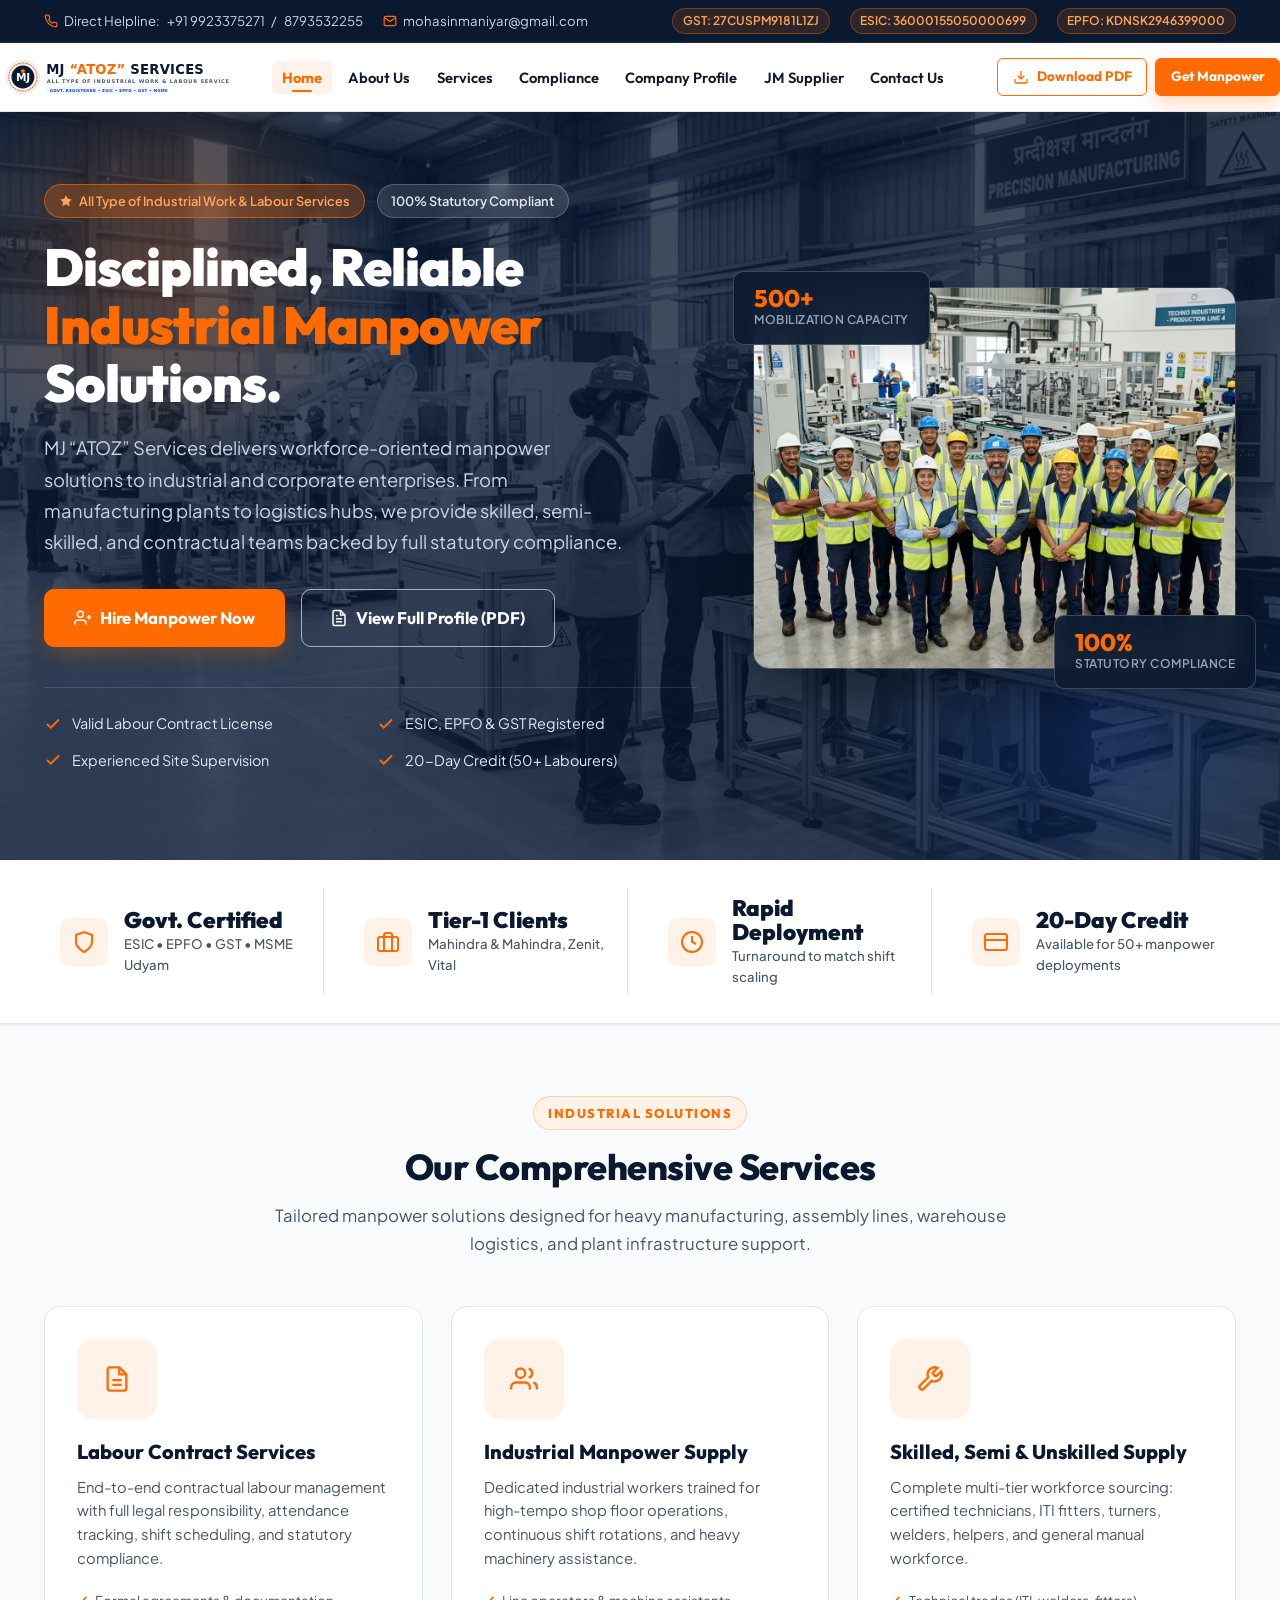
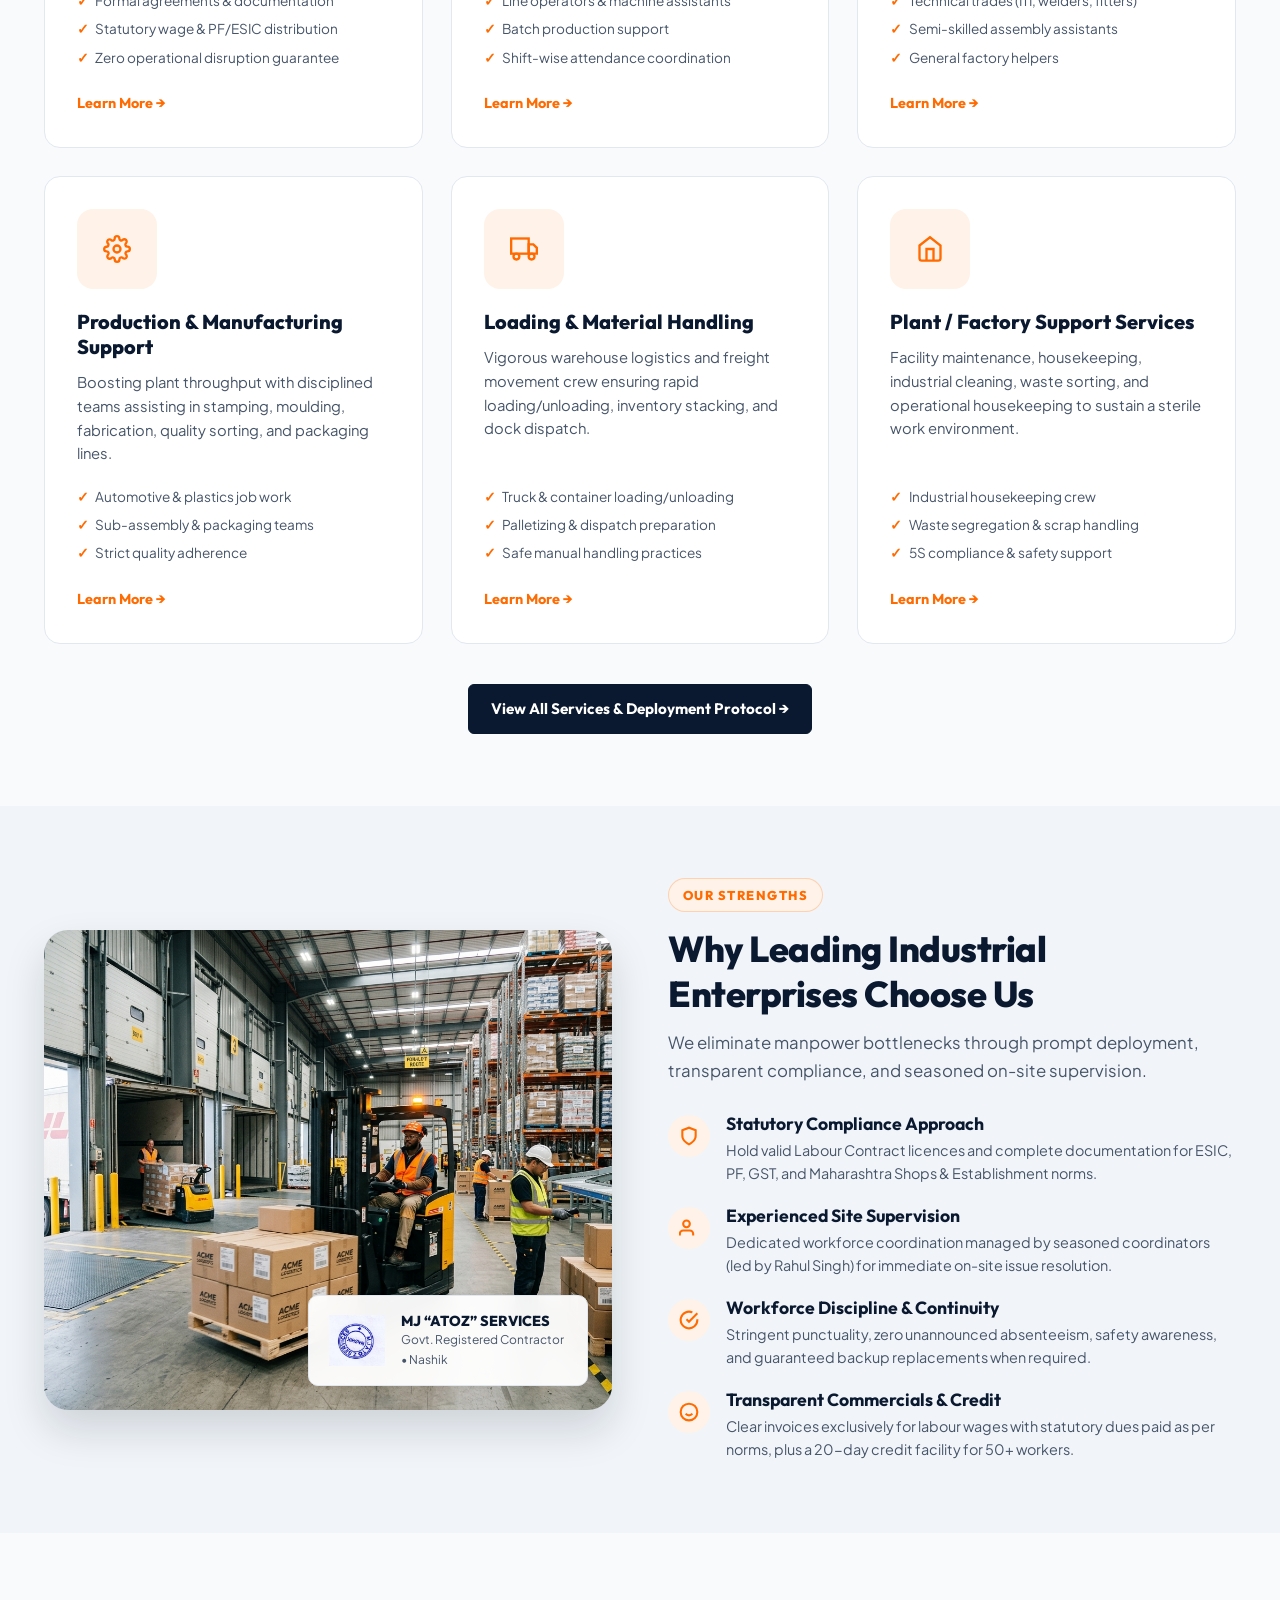
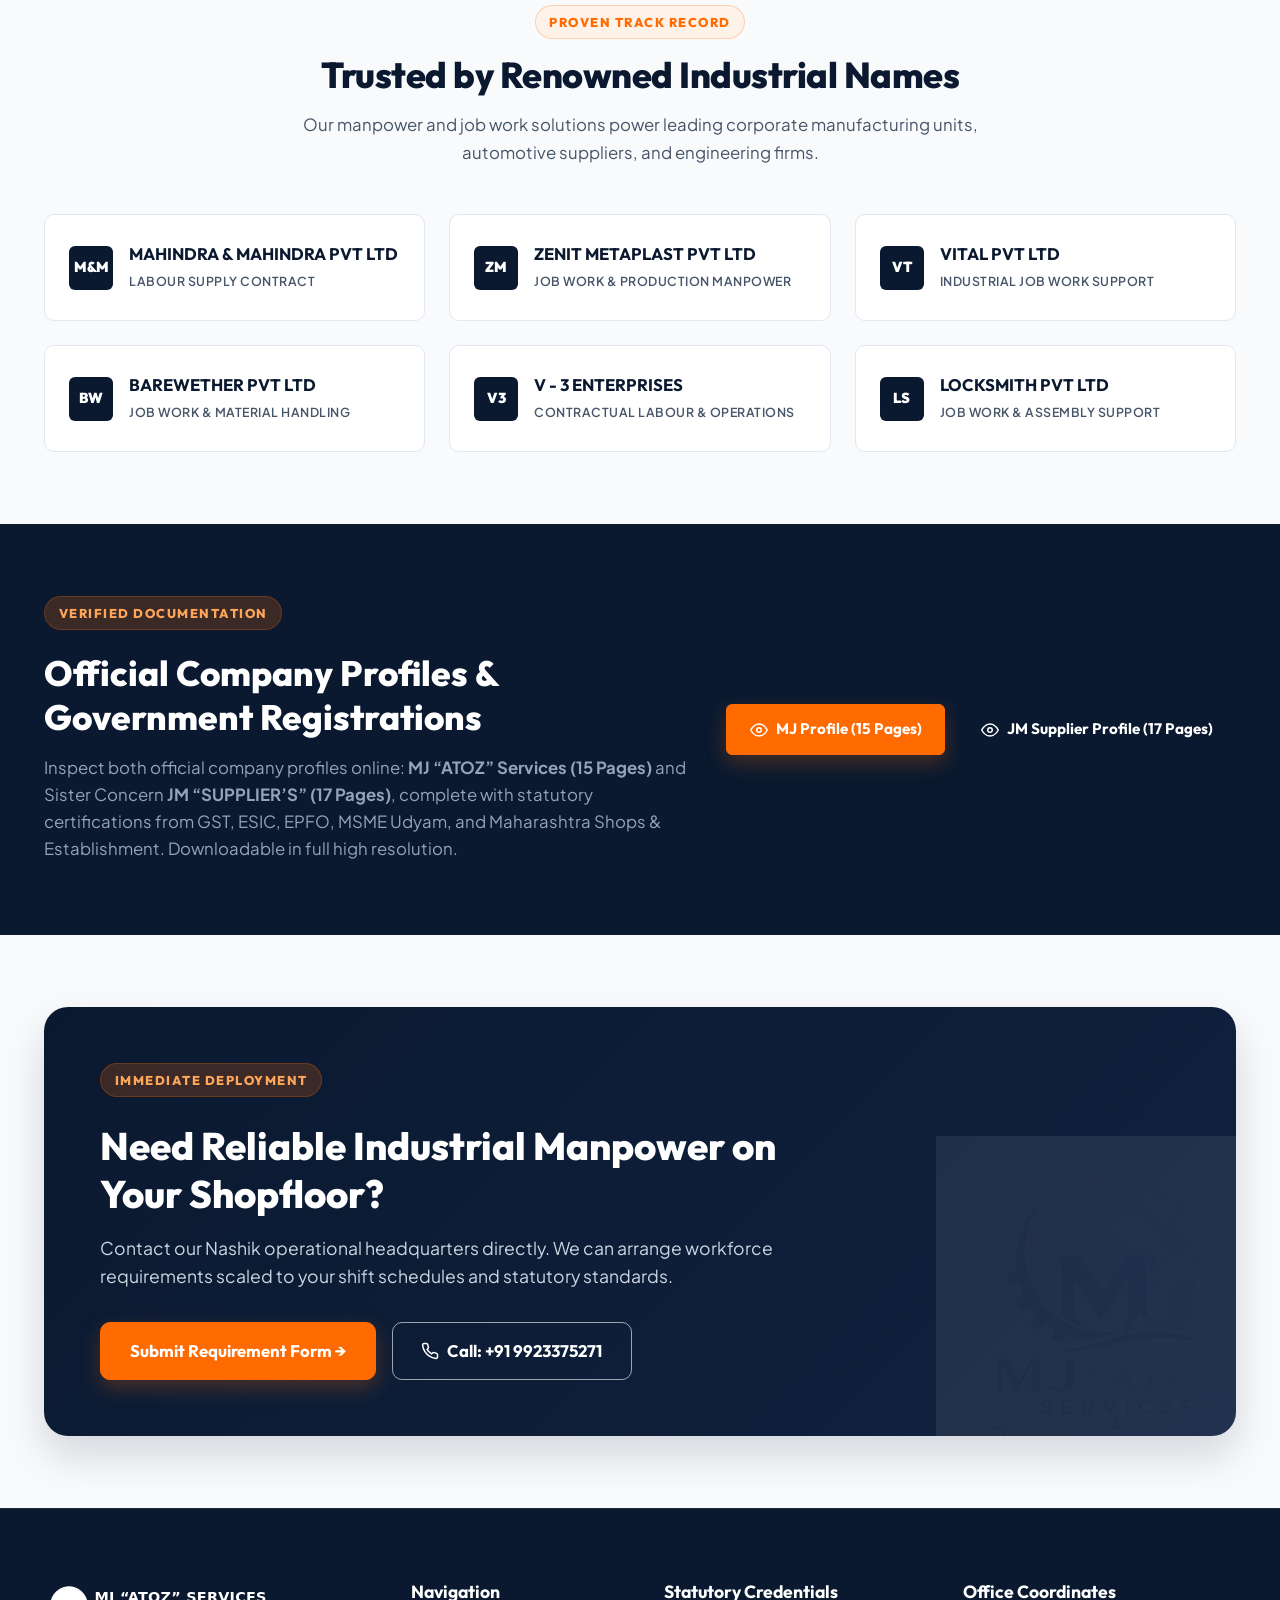
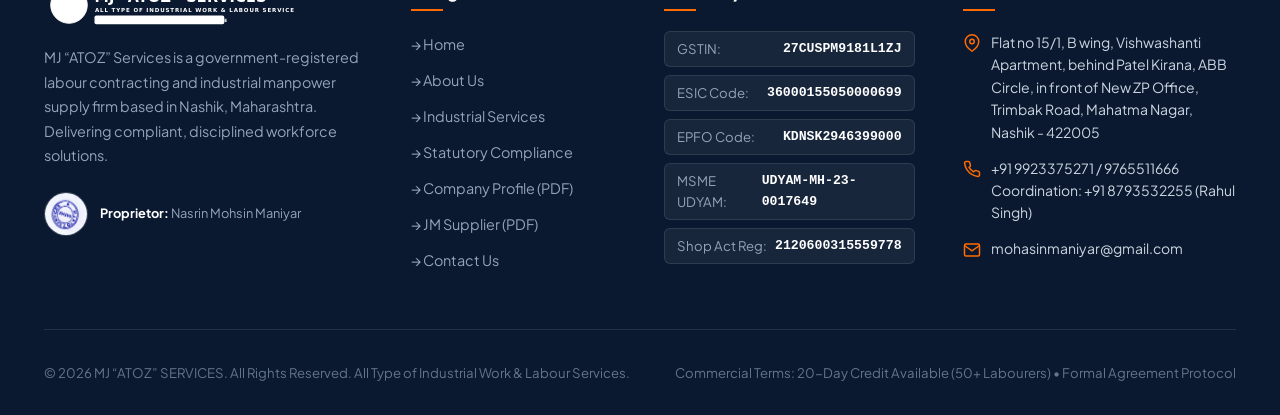
<file: index.html>
<!DOCTYPE html>
<html lang="en">
<head>
  <meta charset="UTF-8">
  <meta name="viewport" content="width=device-width, initial-scale=1.0">
  <title>MJ ATOZ SERVICES | All Type of Industrial Work &amp; Labour Services</title>
  <meta name="description" content="MJ ATOZ Services is a premier labour contract and manpower solutions provider based in Nashik, Maharashtra. Offering skilled, semi-skilled, manufacturing, material handling, and statutory compliant workforce.">
  <link rel="icon" type="image/svg+xml" href="assets/images/favicon.svg">
  <link rel="stylesheet" href="assets/css/style.css">
</head>
<body>

  <!-- Top Info Bar -->
  <div class="top-bar">
    <div class="container">
      <div class="top-bar-left">
        <span class="top-bar-item">
          <svg viewBox="0 0 24 24" fill="none" stroke="currentColor" stroke-width="2"><path d="M22 16.92v3a2 2 0 0 1-2.18 2 19.79 19.79 0 0 1-8.63-3.07 19.5 19.5 0 0 1-6-6 19.79 19.79 0 0 1-3.07-8.67A2 2 0 0 1 4.11 2h3a2 2 0 0 1 2 1.72 12.84 12.84 0 0 0 .7 2.81 2 2 0 0 1-.45 2.11L8.09 9.91a16 16 0 0 0 6 6l1.27-1.27a2 2 0 0 1 2.11-.45 12.84 12.84 0 0 0 2.81.7A2 2 0 0 1 22 16.92z"/></svg>
          Direct Helpline: <a href="tel:+919923375271">+91 9923375271</a> / <a href="tel:+918793532255">8793532255</a>
        </span>
        <span class="top-bar-item">
          <svg viewBox="0 0 24 24" fill="none" stroke="currentColor" stroke-width="2"><path d="M4 4h16c1.1 0 2 .9 2 2v12c0 1.1-.9 2-2 2H4c-1.1 0-2-.9-2-2V6c0-1.1.9-2 2-2z"/><polyline points="22,6 12,13 2,6"/></svg>
          <a href="mailto:mohasinmaniyar@gmail.com">mohasinmaniyar@gmail.com</a>
        </span>
      </div>
      <div class="top-bar-right">
        <span class="top-badge">GST: 27CUSPM9181L1ZJ</span>
        <span class="top-badge">ESIC: 36000155050000699</span>
        <span class="top-badge">EPFO: KDNSK2946399000</span>
      </div>
    </div>
  </div>

  <!-- Main Navigation -->
  <header class="site-header">
    <div class="container header-inner">
      <a href="index.html" class="brand-logo" aria-label="MJ ATOZ Services Home">
        <img src="assets/images/logo.svg" alt="MJ ATOZ Services Logo" width="260" height="50">
      </a>

      <nav aria-label="Main Navigation">
        <ul class="nav-menu">
          <li><a href="index.html" class="nav-link active">Home</a></li>
          <li><a href="about.html" class="nav-link">About Us</a></li>
          <li><a href="services.html" class="nav-link">Services</a></li>
          <li><a href="compliance.html" class="nav-link">Compliance</a></li>
          <li><a href="company-profile.html" class="nav-link">Company Profile</a></li>
          <li><a href="jm-supplier.html" class="nav-link">JM Supplier</a></li>
          <li><a href="contact.html" class="nav-link">Contact Us</a></li>
        </ul>
      </nav>

      <div class="nav-cta">
        <a href="assets/docs/MJ_AtoZ_Services_Company_Profile.pdf" download="MJ_AtoZ_Services_Company_Profile.pdf" class="btn btn-sm btn-outline-primary" title="Download Official PDF Profile">
          <svg width="16" height="16" viewBox="0 0 24 24" fill="none" stroke="currentColor" stroke-width="2"><path d="M21 15v4a2 2 0 0 1-2 2H5a2 2 0 0 1-2-2v-4"/><polyline points="7 10 12 15 17 10"/><line x1="12" y1="15" x2="12" y2="3"/></svg>
          Download PDF
        </a>
        <a href="contact.html" class="btn btn-sm btn-primary">Get Manpower</a>
      </div>

      <button type="button" class="mobile-nav-toggle" id="mobileToggle" aria-label="Open Navigation Menu">
        <svg viewBox="0 0 24 24" fill="none" stroke="currentColor" stroke-width="2"><line x1="3" y1="12" x2="21" y2="12"/><line x1="3" y1="6" x2="21" y2="6"/><line x1="3" y1="18" x2="21" y2="18"/></svg>
      </button>
    </div>
  </header>

  <!-- Mobile Navigation Drawer -->
  <div class="drawer-overlay" id="drawerOverlay"></div>
  <aside class="mobile-drawer" id="mobileDrawer">
    <div class="mobile-drawer-header">
      <img src="assets/images/logo.svg" alt="MJ ATOZ Services Logo" style="height: 38px;">
      <button class="mobile-close-btn" id="mobileClose" aria-label="Close Navigation Menu">&times;</button>
    </div>
    <ul class="mobile-nav-list">
      <li><a href="index.html" class="nav-link active">Home</a></li>
      <li><a href="about.html" class="nav-link">About Us</a></li>
      <li><a href="services.html" class="nav-link">Services</a></li>
      <li><a href="compliance.html" class="nav-link">Compliance &amp; Certificates</a></li>
      <li><a href="company-profile.html" class="nav-link">Company Profile (PDF)</a></li>
      <li><a href="jm-supplier.html" class="nav-link">JM Supplier (Sister Concern)</a></li>
      <li><a href="contact.html" class="nav-link">Contact Us</a></li>
    </ul>
    <div style="margin-top: auto; display: flex; flex-direction: column; gap: 0.75rem;">
      <a href="assets/docs/MJ_AtoZ_Services_Company_Profile.pdf" download class="btn btn-outline-primary" style="width: 100%;">
        Download Company Profile (PDF)
      </a>
      <a href="contact.html" class="btn btn-primary" style="width: 100%;">
        Request Manpower
      </a>
    </div>
  </aside>

  <!-- Main Content -->
  <main>
    <!-- Hero Section -->
    <section class="hero-section">
      <img src="assets/images/hero-plant.jpg" alt="Industrial Manufacturing Floor" class="hero-bg-overlay">
      <div class="hero-glow-1"></div>
      <div class="hero-glow-2"></div>

      <div class="container hero-grid">
        <div class="hero-content">
          <div class="hero-badge-row">
            <span class="hero-badge highlight">
              <svg width="14" height="14" viewBox="0 0 24 24" fill="currentColor"><path d="M12 2l3.09 6.26L22 9.27l-5 4.87 1.18 6.88L12 17.77l-6.18 3.25L7 14.14 2 9.27l6.91-1.01L12 2z"/></svg>
              All Type of Industrial Work &amp; Labour Services
            </span>
            <span class="hero-badge">100% Statutory Compliant</span>
          </div>

          <h1 class="hero-title">
            Disciplined, Reliable <span>Industrial Manpower</span> Solutions.
          </h1>

          <p class="hero-desc">
            MJ “ATOZ” Services delivers workforce-oriented manpower solutions to industrial and corporate enterprises. From manufacturing plants to logistics hubs, we provide skilled, semi-skilled, and contractual teams backed by full statutory compliance.
          </p>

          <div class="hero-actions">
            <a href="contact.html" class="btn btn-lg btn-primary">
              <svg width="18" height="18" viewBox="0 0 24 24" fill="none" stroke="currentColor" stroke-width="2"><path d="M16 21v-2a4 4 0 0 0-4-4H5a4 4 0 0 0-4 4v2"/><circle cx="8.5" cy="7" r="4"/><line x1="20" y1="8" x2="20" y2="14"/><line x1="23" y1="11" x2="17" y2="11"/></svg>
              Hire Manpower Now
            </a>
            <a href="company-profile.html" class="btn btn-lg btn-outline-white">
              <svg width="18" height="18" viewBox="0 0 24 24" fill="none" stroke="currentColor" stroke-width="2"><path d="M14 2H6a2 2 0 0 0-2 2v16a2 2 0 0 0 2 2h12a2 2 0 0 0 2-2V8z"/><polyline points="14 2 14 8 20 8"/><line x1="16" y1="13" x2="8" y2="13"/><line x1="16" y1="17" x2="8" y2="17"/><polyline points="10 9 9 9 8 9"/></svg>
              View Full Profile (PDF)
            </a>
          </div>

          <div class="hero-features-list">
            <div class="hero-feat-item">
              <svg viewBox="0 0 24 24" fill="none" stroke="currentColor" stroke-width="2.5"><polyline points="20 6 9 17 4 12"/></svg>
              <span>Valid Labour Contract License</span>
            </div>
            <div class="hero-feat-item">
              <svg viewBox="0 0 24 24" fill="none" stroke="currentColor" stroke-width="2.5"><polyline points="20 6 9 17 4 12"/></svg>
              <span>ESIC, EPFO &amp; GST Registered</span>
            </div>
            <div class="hero-feat-item">
              <svg viewBox="0 0 24 24" fill="none" stroke="currentColor" stroke-width="2.5"><polyline points="20 6 9 17 4 12"/></svg>
              <span>Experienced Site Supervision</span>
            </div>
            <div class="hero-feat-item">
              <svg viewBox="0 0 24 24" fill="none" stroke="currentColor" stroke-width="2.5"><polyline points="20 6 9 17 4 12"/></svg>
              <span>20-Day Credit (50+ Labourers)</span>
            </div>
          </div>
        </div>

        <div class="hero-card-wrap">
          <div class="hero-float-badge top-left">
            <div class="float-stat-number">500+</div>
            <div class="float-stat-label">Mobilization Capacity</div>
          </div>

          <div class="hero-card-main">
            <img src="assets/images/workforce-team.jpg" alt="Skilled Workforce Team" width="600" height="380">
          </div>

          <div class="hero-float-badge bottom-right">
            <div class="float-stat-number">100%</div>
            <div class="float-stat-label">Statutory Compliance</div>
          </div>
        </div>
      </div>
    </section>

    <!-- Trust & Credibility Stats Strip -->
    <section class="trust-bar">
      <div class="container">
        <div class="stats-grid">
          <div class="stat-item">
            <div class="stat-icon">
              <svg viewBox="0 0 24 24" fill="none" stroke="currentColor" stroke-width="2"><path d="M12 22s8-4 8-10V5l-8-3-8 3v7c0 6 8 10 8 10z"/></svg>
            </div>
            <div class="stat-text">
              <h4>Govt. Certified</h4>
              <p>ESIC • EPFO • GST • MSME Udyam</p>
            </div>
          </div>

          <div class="stat-item">
            <div class="stat-icon">
              <svg viewBox="0 0 24 24" fill="none" stroke="currentColor" stroke-width="2"><rect x="2" y="7" width="20" height="14" rx="2" ry="2"/><path d="M16 21V5a2 2 0 0 0-2-2h-4a2 2 0 0 0-2 2v16"/></svg>
            </div>
            <div class="stat-text">
              <h4>Tier-1 Clients</h4>
              <p>Mahindra &amp; Mahindra, Zenit, Vital</p>
            </div>
          </div>

          <div class="stat-item">
            <div class="stat-icon">
              <svg viewBox="0 0 24 24" fill="none" stroke="currentColor" stroke-width="2"><circle cx="12" cy="12" r="10"/><polyline points="12 6 12 12 16 14"/></svg>
            </div>
            <div class="stat-text">
              <h4>Rapid Deployment</h4>
              <p>Turnaround to match shift scaling</p>
            </div>
          </div>

          <div class="stat-item">
            <div class="stat-icon">
              <svg viewBox="0 0 24 24" fill="none" stroke="currentColor" stroke-width="2"><rect x="1" y="4" width="22" height="16" rx="2" ry="2"/><line x1="1" y1="10" x2="23" y2="10"/></svg>
            </div>
            <div class="stat-text">
              <h4>20-Day Credit</h4>
              <p>Available for 50+ manpower deployments</p>
            </div>
          </div>
        </div>
      </div>
    </section>

    <!-- Services Overview Section -->
    <section class="py-section">
      <div class="container">
        <div class="section-header">
          <span class="section-tag">Industrial Solutions</span>
          <h2 class="section-title">Our Comprehensive Services</h2>
          <p class="section-subtitle">
            Tailored manpower solutions designed for heavy manufacturing, assembly lines, warehouse logistics, and plant infrastructure support.
          </p>
        </div>

        <div class="services-grid">
          <!-- 1. Labour Contract Services -->
          <div class="service-card">
            <div class="service-icon-box">
              <svg viewBox="0 0 24 24" fill="none" stroke="currentColor" stroke-width="2"><path d="M14 2H6a2 2 0 0 0-2 2v16a2 2 0 0 0 2 2h12a2 2 0 0 0 2-2V8z"/><polyline points="14 2 14 8 20 8"/><line x1="16" y1="13" x2="8" y2="13"/><line x1="16" y1="17" x2="8" y2="17"/></svg>
            </div>
            <h3>Labour Contract Services</h3>
            <p>End-to-end contractual labour management with full legal responsibility, attendance tracking, shift scheduling, and statutory compliance.</p>
            <ul class="service-bullets">
              <li>Formal agreements &amp; documentation</li>
              <li>Statutory wage &amp; PF/ESIC distribution</li>
              <li>Zero operational disruption guarantee</li>
            </ul>
            <a href="services.html#labour-contract" class="service-link">Learn More &rarr;</a>
          </div>

          <!-- 2. Industrial Manpower Supply -->
          <div class="service-card">
            <div class="service-icon-box">
              <svg viewBox="0 0 24 24" fill="none" stroke="currentColor" stroke-width="2"><path d="M17 21v-2a4 4 0 0 0-4-4H5a4 4 0 0 0-4 4v2"/><circle cx="9" cy="7" r="4"/><path d="M23 21v-2a4 4 0 0 0-3-3.87"/><path d="M16 3.13a4 4 0 0 1 0 7.75"/></svg>
            </div>
            <h3>Industrial Manpower Supply</h3>
            <p>Dedicated industrial workers trained for high-tempo shop floor operations, continuous shift rotations, and heavy machinery assistance.</p>
            <ul class="service-bullets">
              <li>Line operators &amp; machine assistants</li>
              <li>Batch production support</li>
              <li>Shift-wise attendance coordination</li>
            </ul>
            <a href="services.html#industrial-manpower" class="service-link">Learn More &rarr;</a>
          </div>

          <!-- 3. Skilled, Semi & Unskilled -->
          <div class="service-card">
            <div class="service-icon-box">
              <svg viewBox="0 0 24 24" fill="none" stroke="currentColor" stroke-width="2"><path d="M14.7 6.3a1 1 0 0 0 0 1.4l1.6 1.6a1 1 0 0 0 1.4 0l3.77-3.77a6 6 0 0 1-7.94 7.94l-6.91 6.91a2.12 2.12 0 0 1-3-3l6.91-6.91a6 6 0 0 1 7.94-7.94l-3.76 3.76z"/></svg>
            </div>
            <h3>Skilled, Semi &amp; Unskilled Supply</h3>
            <p>Complete multi-tier workforce sourcing: certified technicians, ITI fitters, turners, welders, helpers, and general manual workforce.</p>
            <ul class="service-bullets">
              <li>Technical trades (ITI, welders, fitters)</li>
              <li>Semi-skilled assembly assistants</li>
              <li>General factory helpers</li>
            </ul>
            <a href="services.html#skilled-manpower" class="service-link">Learn More &rarr;</a>
          </div>

          <!-- 4. Production & Manufacturing Support -->
          <div class="service-card">
            <div class="service-icon-box">
              <svg viewBox="0 0 24 24" fill="none" stroke="currentColor" stroke-width="2"><circle cx="12" cy="12" r="3"/><path d="M19.4 15a1.65 1.65 0 0 0 .33 1.82l.06.06a2 2 0 0 1 0 2.83 2 2 0 0 1-2.83 0l-.06-.06a1.65 1.65 0 0 0-1.82-.33 1.65 1.65 0 0 0-1 1.51V21a2 2 0 0 1-2 2 2 2 0 0 1-2-2v-.09A1.65 1.65 0 0 0 9 19.4a1.65 1.65 0 0 0-1.82.33l-.06.06a2 2 0 0 1-2.83 0 2 2 0 0 1 0-2.83l.06-.06a1.65 1.65 0 0 0 .33-1.82 1.65 1.65 0 0 0-1.51-1H3a2 2 0 0 1-2-2 2 2 0 0 1 2-2h.09A1.65 1.65 0 0 0 4.6 9a1.65 1.65 0 0 0-.33-1.82l-.06-.06a2 2 0 0 1 0-2.83 2 2 0 0 1 2.83 0l.06.06a1.65 1.65 0 0 0 1.82.33H9a1.65 1.65 0 0 0 1-1.51V3a2 2 0 0 1 2-2 2 2 0 0 1 2 2v.09a1.65 1.65 0 0 0 1 1.51 1.65 1.65 0 0 0 1.82-.33l.06-.06a2 2 0 0 1 2.83 0 2 2 0 0 1 0 2.83l-.06.06a1.65 1.65 0 0 0-.33 1.82V9a1.65 1.65 0 0 0 1.51 1H21a2 2 0 0 1 2 2 2 2 0 0 1-2 2h-.09a1.65 1.65 0 0 0-1.51 1z"/></svg>
            </div>
            <h3>Production &amp; Manufacturing Support</h3>
            <p>Boosting plant throughput with disciplined teams assisting in stamping, moulding, fabrication, quality sorting, and packaging lines.</p>
            <ul class="service-bullets">
              <li>Automotive &amp; plastics job work</li>
              <li>Sub-assembly &amp; packaging teams</li>
              <li>Strict quality adherence</li>
            </ul>
            <a href="services.html#manufacturing-support" class="service-link">Learn More &rarr;</a>
          </div>

          <!-- 5. Loading, Unloading & Material Handling -->
          <div class="service-card">
            <div class="service-icon-box">
              <svg viewBox="0 0 24 24" fill="none" stroke="currentColor" stroke-width="2"><rect x="1" y="3" width="15" height="13"/><polygon points="16 8 20 8 23 11 23 16 16 16 16 8"/><circle cx="5.5" cy="18.5" r="2.5"/><circle cx="18.5" cy="18.5" r="2.5"/></svg>
            </div>
            <h3>Loading &amp; Material Handling</h3>
            <p>Vigorous warehouse logistics and freight movement crew ensuring rapid loading/unloading, inventory stacking, and dock dispatch.</p>
            <ul class="service-bullets">
              <li>Truck &amp; container loading/unloading</li>
              <li>Palletizing &amp; dispatch preparation</li>
              <li>Safe manual handling practices</li>
            </ul>
            <a href="services.html#material-handling" class="service-link">Learn More &rarr;</a>
          </div>

          <!-- 6. Plant & Factory Support -->
          <div class="service-card">
            <div class="service-icon-box">
              <svg viewBox="0 0 24 24" fill="none" stroke="currentColor" stroke-width="2"><path d="M3 9l9-7 9 7v11a2 2 0 0 1-2 2H5a2 2 0 0 1-2-2z"/><polyline points="9 22 9 12 15 12 15 22"/></svg>
            </div>
            <h3>Plant / Factory Support Services</h3>
            <p>Facility maintenance, housekeeping, industrial cleaning, waste sorting, and operational housekeeping to sustain a sterile work environment.</p>
            <ul class="service-bullets">
              <li>Industrial housekeeping crew</li>
              <li>Waste segregation &amp; scrap handling</li>
              <li>5S compliance &amp; safety support</li>
            </ul>
            <a href="services.html#factory-support" class="service-link">Learn More &rarr;</a>
          </div>
        </div>

        <div style="text-align: center; margin-top: 2.5rem;">
          <a href="services.html" class="btn btn-secondary">
            View All Services &amp; Deployment Protocol &rarr;
          </a>
        </div>
      </div>
    </section>

    <!-- Why Choose MJ ATOZ Services -->
    <section class="py-section bg-alt">
      <div class="container">
        <div class="why-grid">
          <div class="why-image-wrap">
            <img src="assets/images/logistics-warehouse.jpg" alt="Logistics & Operations Facility" width="560" height="480">
            <div class="why-stamp-card">
              <img src="assets/branding/mj-official-stamp.jpeg" alt="Official Nashik Seal" width="56" height="56">
              <div>
                <h5>MJ “ATOZ” SERVICES</h5>
                <p>Govt. Registered Contractor • Nashik</p>
              </div>
            </div>
          </div>

          <div class="why-content">
            <span class="section-tag">Our Strengths</span>
            <h2 class="section-title">Why Leading Industrial Enterprises Choose Us</h2>
            <p class="section-subtitle">
              We eliminate manpower bottlenecks through prompt deployment, transparent compliance, and seasoned on-site supervision.
            </p>

            <div class="strengths-list">
              <div class="strength-item">
                <div class="strength-icon">
                  <svg viewBox="0 0 24 24" fill="none" stroke="currentColor" stroke-width="2.5"><path d="M12 22s8-4 8-10V5l-8-3-8 3v7c0 6 8 10 8 10z"/></svg>
                </div>
                <div class="strength-text">
                  <h4>Statutory Compliance Approach</h4>
                  <p>Hold valid Labour Contract licences and complete documentation for ESIC, PF, GST, and Maharashtra Shops &amp; Establishment norms.</p>
                </div>
              </div>

              <div class="strength-item">
                <div class="strength-icon">
                  <svg viewBox="0 0 24 24" fill="none" stroke="currentColor" stroke-width="2.5"><path d="M17 21v-2a4 4 0 0 0-4-4H5a4 4 0 0 0-4 4v2"/><circle cx="9" cy="7" r="4"/></svg>
                </div>
                <div class="strength-text">
                  <h4>Experienced Site Supervision</h4>
                  <p>Dedicated workforce coordination managed by seasoned coordinators (led by Rahul Singh) for immediate on-site issue resolution.</p>
                </div>
              </div>

              <div class="strength-item">
                <div class="strength-icon">
                  <svg viewBox="0 0 24 24" fill="none" stroke="currentColor" stroke-width="2.5"><path d="M22 11.08V12a10 10 0 1 1-5.93-9.14"/><polyline points="22 4 12 14.01 9 11.01"/></svg>
                </div>
                <div class="strength-text">
                  <h4>Workforce Discipline &amp; Continuity</h4>
                  <p>Stringent punctuality, zero unannounced absenteeism, safety awareness, and guaranteed backup replacements when required.</p>
                </div>
              </div>

              <div class="strength-item">
                <div class="strength-icon">
                  <svg viewBox="0 0 24 24" fill="none" stroke="currentColor" stroke-width="2.5"><circle cx="12" cy="12" r="10"/><path d="M8 14s1.5 2 4 2 4-2 4-2"/><line x1="9" y1="9" x2="9.01" y2="9"/><line x1="15" y1="9" x2="15.01" y2="9"/></svg>
                </div>
                <div class="strength-text">
                  <h4>Transparent Commercials &amp; Credit</h4>
                  <p>Clear invoices exclusively for labour wages with statutory dues paid as per norms, plus a 20-day credit facility for 50+ workers.</p>
                </div>
              </div>
            </div>
          </div>
        </div>
      </div>
    </section>

    <!-- Client Showcase Track Record -->
    <section class="py-section">
      <div class="container">
        <div class="section-header">
          <span class="section-tag">Proven Track Record</span>
          <h2 class="section-title">Trusted by Renowned Industrial Names</h2>
          <p class="section-subtitle">
            Our manpower and job work solutions power leading corporate manufacturing units, automotive suppliers, and engineering firms.
          </p>
        </div>

        <div class="clients-grid">
          <div class="client-box">
            <div class="client-tag">M&amp;M</div>
            <div class="client-info">
              <h4>MAHINDRA &amp; MAHINDRA PVT LTD</h4>
              <span>Labour Supply Contract</span>
            </div>
          </div>

          <div class="client-box">
            <div class="client-tag">ZM</div>
            <div class="client-info">
              <h4>ZENIT METAPLAST PVT LTD</h4>
              <span>Job Work &amp; Production Manpower</span>
            </div>
          </div>

          <div class="client-box">
            <div class="client-tag">VT</div>
            <div class="client-info">
              <h4>VITAL PVT LTD</h4>
              <span>Industrial Job Work Support</span>
            </div>
          </div>

          <div class="client-box">
            <div class="client-tag">BW</div>
            <div class="client-info">
              <h4>BAREWETHER PVT LTD</h4>
              <span>Job Work &amp; Material Handling</span>
            </div>
          </div>

          <div class="client-box">
            <div class="client-tag">V3</div>
            <div class="client-info">
              <h4>V - 3 ENTERPRISES</h4>
              <span>Contractual Labour &amp; Operations</span>
            </div>
          </div>

          <div class="client-box">
            <div class="client-tag">LS</div>
            <div class="client-info">
              <h4>LOCKSMITH PVT LTD</h4>
              <span>Job Work &amp; Assembly Support</span>
            </div>
          </div>
        </div>
      </div>
    </section>

    <!-- Interactive PDF Feature Banner -->
    <section class="py-section bg-dark">
      <div class="container">
        <div style="display: flex; justify-content: space-between; align-items: center; flex-wrap: wrap; gap: 2rem;">
          <div style="max-width: 650px;">
            <span class="section-tag" style="background: rgba(255, 107, 0, 0.2); color: #FFA559;">Verified Documentation</span>
            <h2 style="font-size: 2.2rem; color: #FFFFFF; margin: 0.5rem 0 1rem;">Official Company Profiles &amp; Government Registrations</h2>
            <p style="color: #94A3B8; font-size: 1.05rem; line-height: 1.6;">
              Inspect both official company profiles online: <strong>MJ “ATOZ” Services (15 Pages)</strong> and Sister Concern <strong>JM “SUPPLIER’S” (17 Pages)</strong>, complete with statutory certifications from GST, ESIC, EPFO, MSME Udyam, and Maharashtra Shops &amp; Establishment. Downloadable in full high resolution.
            </p>
          </div>

          <div style="display: flex; gap: 0.75rem; flex-wrap: wrap;">
            <a href="company-profile.html" class="btn btn-primary">
              <svg width="18" height="18" viewBox="0 0 24 24" fill="none" stroke="currentColor" stroke-width="2"><path d="M1 12s4-8 11-8 11 8 11 8-4 8-11 8-11-8-11-8z"/><circle cx="12" cy="12" r="3"/></svg>
              MJ Profile (15 Pages)
            </a>
            <a href="jm-supplier.html" class="btn btn-secondary">
              <svg width="18" height="18" viewBox="0 0 24 24" fill="none" stroke="currentColor" stroke-width="2"><path d="M1 12s4-8 11-8 11 8 11 8-4 8-11 8-11-8-11-8z"/><circle cx="12" cy="12" r="3"/></svg>
              JM Supplier Profile (17 Pages)
            </a>
          </div>
        </div>
      </div>
    </section>

    <!-- Quick Inquiry / Contact CTA -->
    <section class="py-section">
      <div class="container">
        <div style="background: linear-gradient(135deg, #0A192F 0%, #112240 100%); border-radius: var(--radius-xl); padding: 3.5rem; color: #FFFFFF; position: relative; overflow: hidden; box-shadow: var(--shadow-xl);">
          <div style="position: absolute; right: -50px; bottom: -50px; opacity: 0.08; width: 350px; height: 350px; pointer-events: none;">
            <img src="assets/branding/mj-logo-graphic.jpeg" alt="Watermark" style="width: 100%; height: 100%; object-fit: contain;">
          </div>
          
          <div style="position: relative; z-index: 2; max-width: 700px;">
            <span class="section-tag" style="background: rgba(255, 107, 0, 0.2); color: #FFA559;">Immediate Deployment</span>
            <h2 style="font-size: 2.4rem; color: #FFFFFF; margin: 0.75rem 0 1rem;">Need Reliable Industrial Manpower on Your Shopfloor?</h2>
            <p style="color: #CBD5E1; font-size: 1.1rem; line-height: 1.6; margin-bottom: 2rem;">
              Contact our Nashik operational headquarters directly. We can arrange workforce requirements scaled to your shift schedules and statutory standards.
            </p>
            <div style="display: flex; gap: 1rem; flex-wrap: wrap;">
              <a href="contact.html" class="btn btn-lg btn-primary">
                Submit Requirement Form &rarr;
              </a>
              <a href="tel:+919923375271" class="btn btn-lg btn-outline-white">
                <svg width="18" height="18" viewBox="0 0 24 24" fill="none" stroke="currentColor" stroke-width="2"><path d="M22 16.92v3a2 2 0 0 1-2.18 2 19.79 19.79 0 0 1-8.63-3.07 19.5 19.5 0 0 1-6-6 19.79 19.79 0 0 1-3.07-8.67A2 2 0 0 1 4.11 2h3a2 2 0 0 1 2 1.72 12.84 12.84 0 0 0 .7 2.81 2 2 0 0 1-.45 2.11L8.09 9.91a16 16 0 0 0 6 6l1.27-1.27a2 2 0 0 1 2.11-.45 12.84 12.84 0 0 0 2.81.7A2 2 0 0 1 22 16.92z"/></svg>
                Call: +91 9923375271
              </a>
            </div>
          </div>
        </div>
      </div>
    </section>
  </main>

  <!-- Site Footer -->
  <footer class="site-footer">
    <div class="container">
      <div class="footer-grid">
        <!-- Brand Info -->
        <div class="footer-brand">
          <img src="assets/images/logo.svg" alt="MJ ATOZ Services" style="height: 48px; filter: brightness(0) invert(1);">
          <p>
            MJ “ATOZ” Services is a government-registered labour contracting and industrial manpower supply firm based in Nashik, Maharashtra. Delivering compliant, disciplined workforce solutions.
          </p>
          <div style="display: flex; align-items: center; gap: 0.75rem; margin-top: 1rem;">
            <img src="assets/branding/mj-official-stamp.jpeg" alt="Official Seal" style="width: 44px; height: 44px; border-radius: var(--radius-full); border: 1px solid rgba(255, 255, 255, 0.2);">
            <div style="font-size: 0.8rem; color: #94A3B8;">
              <strong style="color: #FFFFFF;">Proprietor:</strong> Nasrin Mohsin Maniyar
            </div>
          </div>
        </div>

        <!-- Quick Links -->
        <div class="footer-col">
          <h4>Navigation</h4>
          <ul class="footer-links">
            <li><a href="index.html">&rarr; Home</a></li>
            <li><a href="about.html">&rarr; About Us</a></li>
            <li><a href="services.html">&rarr; Industrial Services</a></li>
            <li><a href="compliance.html">&rarr; Statutory Compliance</a></li>
            <li><a href="company-profile.html">&rarr; Company Profile (PDF)</a></li>
            <li><a href="jm-supplier.html">&rarr; JM Supplier (PDF)</a></li>
            <li><a href="contact.html">&rarr; Contact Us</a></li>
          </ul>
        </div>

        <!-- Statutory Numbers -->
        <div class="footer-col">
          <h4>Statutory Credentials</h4>
          <div class="footer-compliance-pills">
            <div class="compliance-pill">
              <span>GSTIN:</span>
              <strong>27CUSPM9181L1ZJ</strong>
            </div>
            <div class="compliance-pill">
              <span>ESIC Code:</span>
              <strong>36000155050000699</strong>
            </div>
            <div class="compliance-pill">
              <span>EPFO Code:</span>
              <strong>KDNSK2946399000</strong>
            </div>
            <div class="compliance-pill">
              <span>MSME UDYAM:</span>
              <strong>UDYAM-MH-23-0017649</strong>
            </div>
            <div class="compliance-pill">
              <span>Shop Act Reg:</span>
              <strong>2120600315559778</strong>
            </div>
          </div>
        </div>

        <!-- Registered Office Coordinates -->
        <div class="footer-col">
          <h4>Office Coordinates</h4>
          <ul class="footer-contact-list">
            <li class="footer-contact-item">
              <svg viewBox="0 0 24 24" fill="none" stroke="currentColor" stroke-width="2"><path d="M21 10c0 7-9 13-9 13s-9-6-9-13a9 9 0 0 1 18 0z"/><circle cx="12" cy="10" r="3"/></svg>
              <span>
                Flat no 15/1, B wing, Vishwashanti Apartment, behind Patel Kirana, ABB Circle, in front of New ZP Office, Trimbak Road, Mahatma Nagar, Nashik - 422005
              </span>
            </li>
            <li class="footer-contact-item">
              <svg viewBox="0 0 24 24" fill="none" stroke="currentColor" stroke-width="2"><path d="M22 16.92v3a2 2 0 0 1-2.18 2 19.79 19.79 0 0 1-8.63-3.07 19.5 19.5 0 0 1-6-6 19.79 19.79 0 0 1-3.07-8.67A2 2 0 0 1 4.11 2h3a2 2 0 0 1 2 1.72 12.84 12.84 0 0 0 .7 2.81 2 2 0 0 1-.45 2.11L8.09 9.91a16 16 0 0 0 6 6l1.27-1.27a2 2 0 0 1 2.11-.45 12.84 12.84 0 0 0 2.81.7A2 2 0 0 1 22 16.92z"/></svg>
              <span>
                <a href="tel:+919923375271">+91 9923375271</a> / <a href="tel:+919765511666">9765511666</a><br>
                Coordination: <a href="tel:+918793532255">+91 8793532255</a> (Rahul Singh)
              </span>
            </li>
            <li class="footer-contact-item">
              <svg viewBox="0 0 24 24" fill="none" stroke="currentColor" stroke-width="2"><path d="M4 4h16c1.1 0 2 .9 2 2v12c0 1.1-.9 2-2 2H4c-1.1 0-2-.9-2-2V6c0-1.1.9-2 2-2z"/><polyline points="22,6 12,13 2,6"/></svg>
              <span>
                <a href="mailto:mohasinmaniyar@gmail.com">mohasinmaniyar@gmail.com</a>
              </span>
            </li>
          </ul>
        </div>
      </div>

      <div class="footer-bottom">
        <div>
          &copy; 2026 MJ “ATOZ” SERVICES. All Rights Reserved. All Type of Industrial Work &amp; Labour Services.
        </div>
        <div>
          Commercial Terms: 20-Day Credit Available (50+ Labourers) • Formal Agreement Protocol
        </div>
      </div>
    </div>
  </footer>

  <script src="assets/js/main.js"></script>
</body>
</html>
</file>
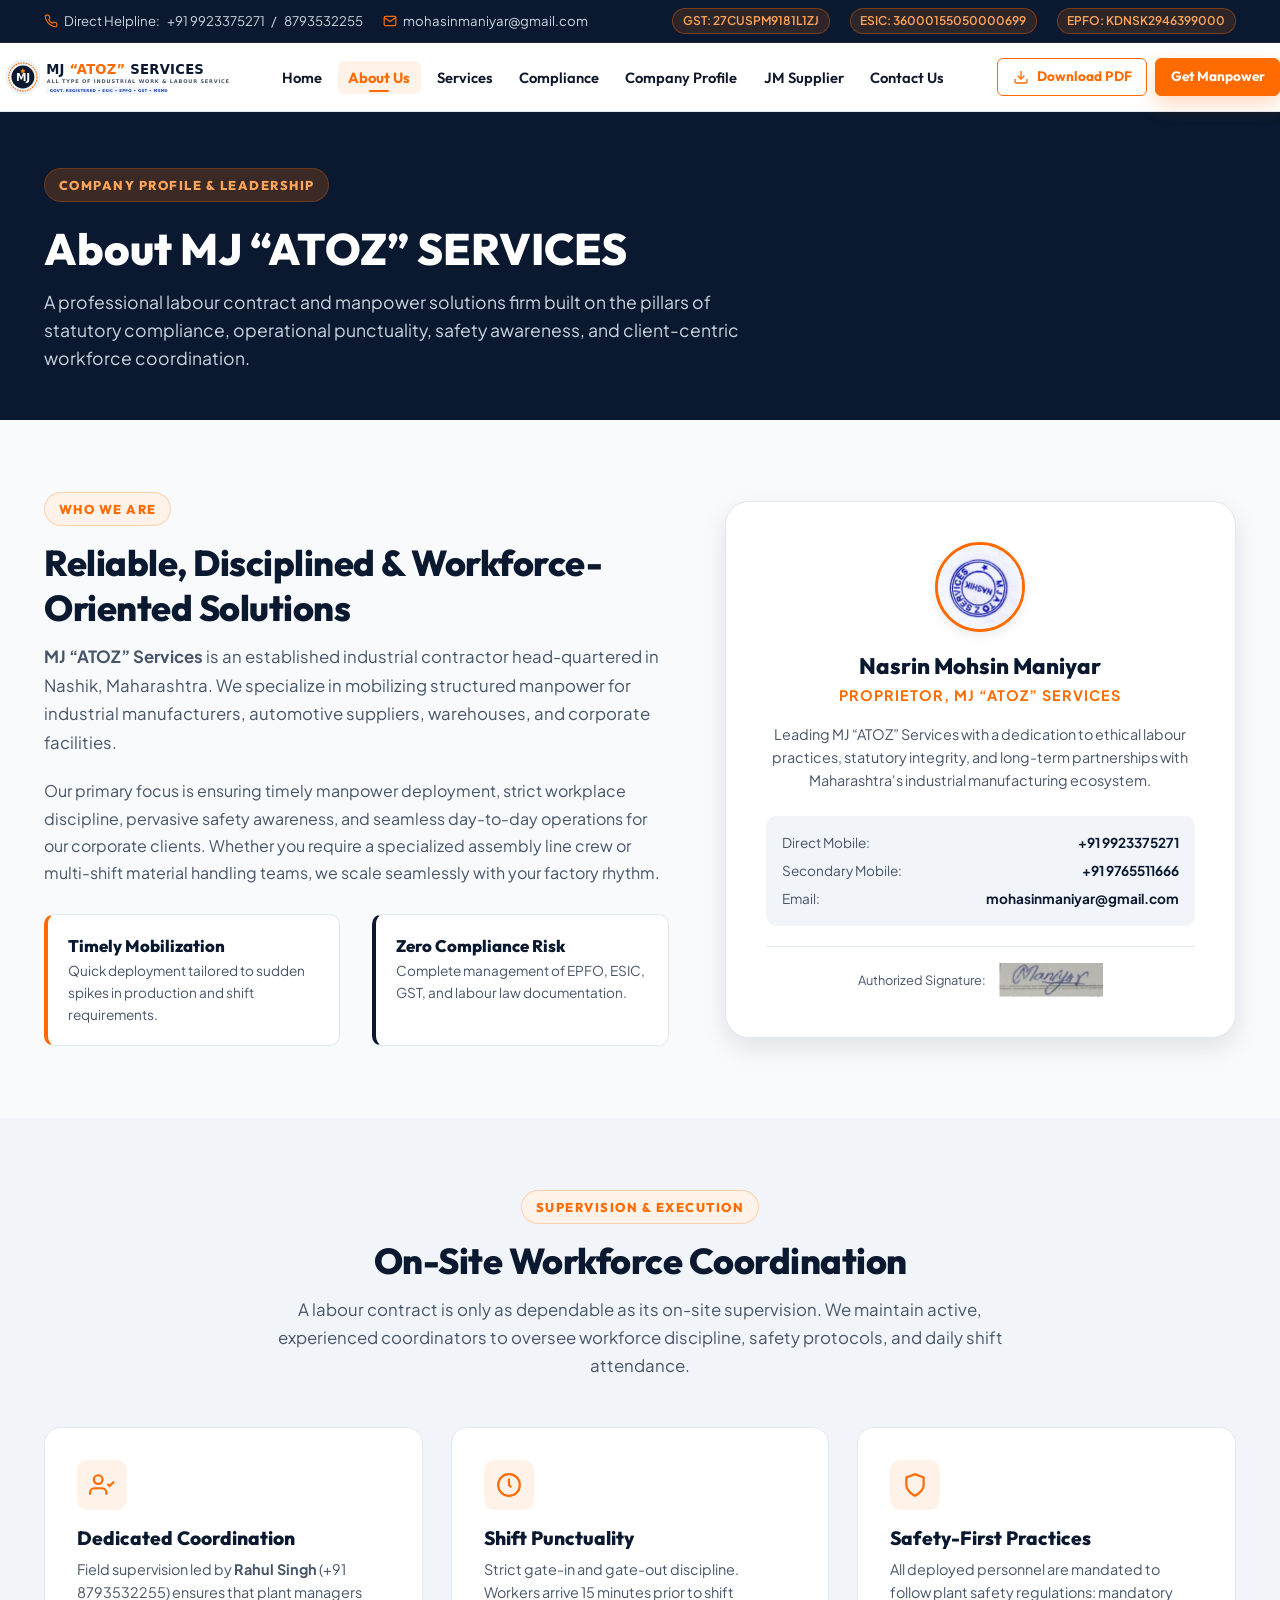
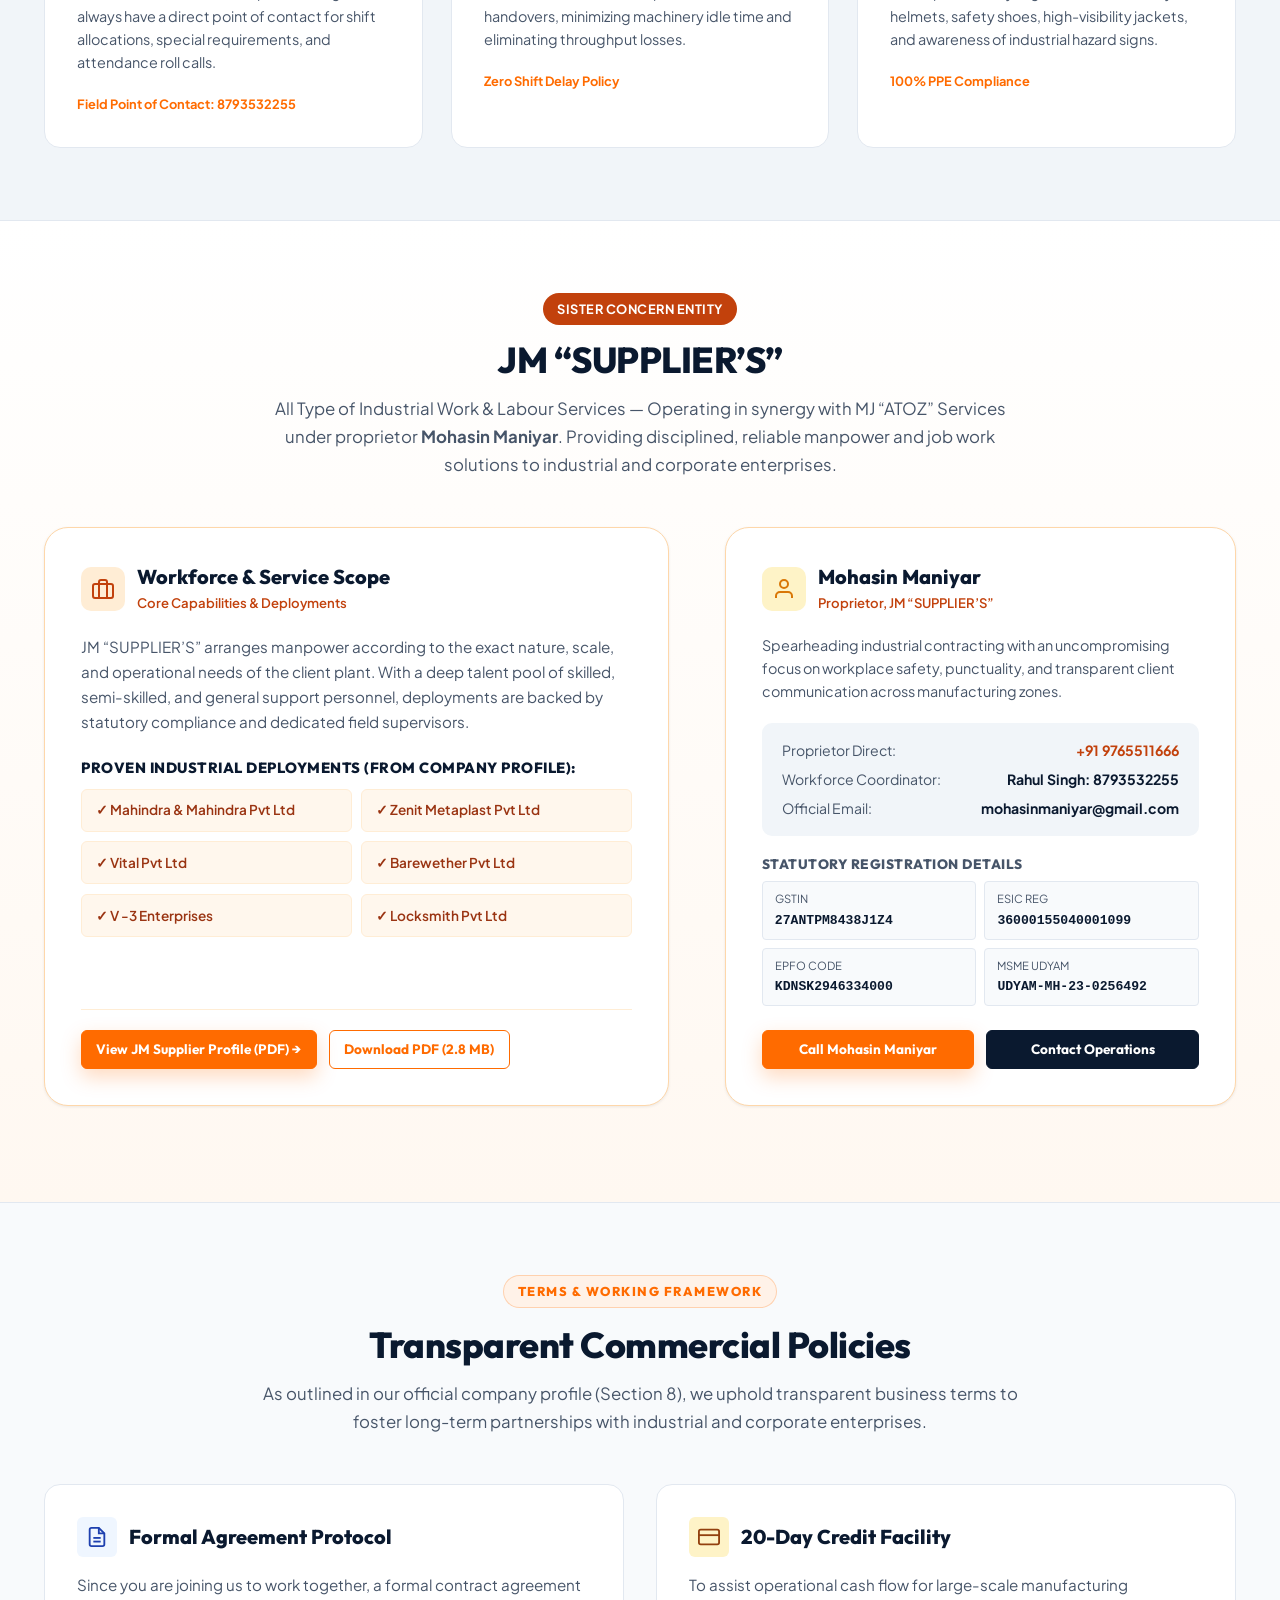
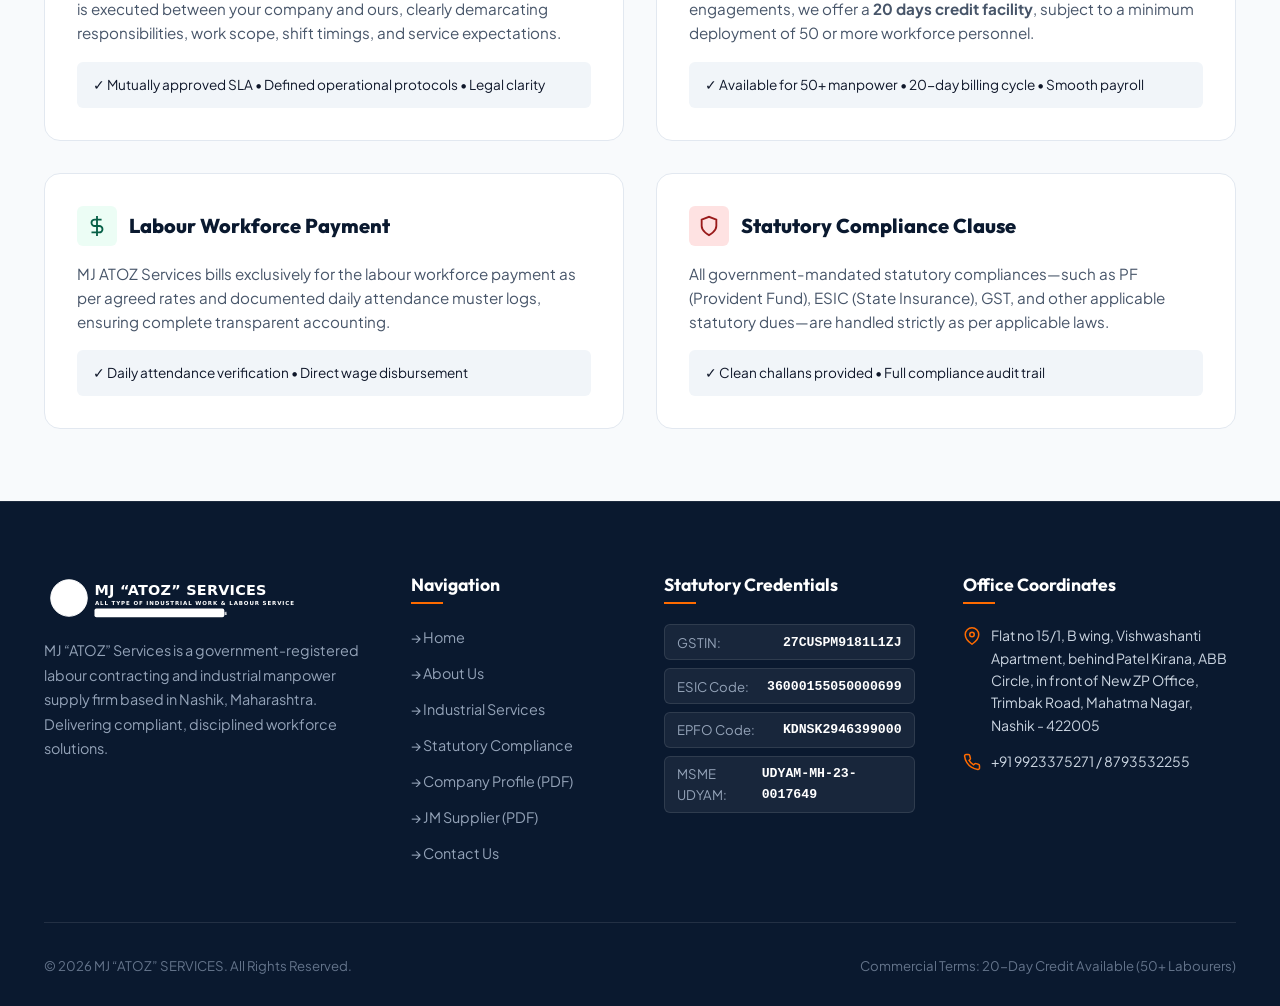
<file: about.html>
<!DOCTYPE html>
<html lang="en">
<head>
  <meta charset="UTF-8">
  <meta name="viewport" content="width=device-width, initial-scale=1.0">
  <title>About Us | MJ ATOZ SERVICES - Labour Contract &amp; Manpower Solutions</title>
  <meta name="description" content="Discover MJ ATOZ Services, founded by Nasrin Mohsin Maniyar in Nashik. Trusted manpower contractor providing skilled, disciplined workforce for manufacturing and industrial plants.">
  <link rel="icon" type="image/svg+xml" href="assets/images/favicon.svg">
  <link rel="stylesheet" href="assets/css/style.css">
</head>
<body>

  <!-- Top Info Bar -->
  <div class="top-bar">
    <div class="container">
      <div class="top-bar-left">
        <span class="top-bar-item">
          <svg viewBox="0 0 24 24" fill="none" stroke="currentColor" stroke-width="2"><path d="M22 16.92v3a2 2 0 0 1-2.18 2 19.79 19.79 0 0 1-8.63-3.07 19.5 19.5 0 0 1-6-6 19.79 19.79 0 0 1-3.07-8.67A2 2 0 0 1 4.11 2h3a2 2 0 0 1 2 1.72 12.84 12.84 0 0 0 .7 2.81 2 2 0 0 1-.45 2.11L8.09 9.91a16 16 0 0 0 6 6l1.27-1.27a2 2 0 0 1 2.11-.45 12.84 12.84 0 0 0 2.81.7A2 2 0 0 1 22 16.92z"/></svg>
          Direct Helpline: <a href="tel:+919923375271">+91 9923375271</a> / <a href="tel:+918793532255">8793532255</a>
        </span>
        <span class="top-bar-item">
          <svg viewBox="0 0 24 24" fill="none" stroke="currentColor" stroke-width="2"><path d="M4 4h16c1.1 0 2 .9 2 2v12c0 1.1-.9 2-2 2H4c-1.1 0-2-.9-2-2V6c0-1.1.9-2 2-2z"/><polyline points="22,6 12,13 2,6"/></svg>
          <a href="mailto:mohasinmaniyar@gmail.com">mohasinmaniyar@gmail.com</a>
        </span>
      </div>
      <div class="top-bar-right">
        <span class="top-badge">GST: 27CUSPM9181L1ZJ</span>
        <span class="top-badge">ESIC: 36000155050000699</span>
        <span class="top-badge">EPFO: KDNSK2946399000</span>
      </div>
    </div>
  </div>

  <!-- Header -->
  <header class="site-header">
    <div class="container header-inner">
      <a href="index.html" class="brand-logo" aria-label="MJ ATOZ Services Home">
        <img src="assets/images/logo.svg" alt="MJ ATOZ Services Logo" width="260" height="50">
      </a>

      <nav aria-label="Main Navigation">
        <ul class="nav-menu">
          <li><a href="index.html" class="nav-link">Home</a></li>
          <li><a href="about.html" class="nav-link active">About Us</a></li>
          <li><a href="services.html" class="nav-link">Services</a></li>
          <li><a href="compliance.html" class="nav-link">Compliance</a></li>
          <li><a href="company-profile.html" class="nav-link">Company Profile</a></li>
          <li><a href="jm-supplier.html" class="nav-link">JM Supplier</a></li>
          <li><a href="contact.html" class="nav-link">Contact Us</a></li>
        </ul>
      </nav>

      <div class="nav-cta">
        <a href="assets/docs/MJ_AtoZ_Services_Company_Profile.pdf" download="MJ_AtoZ_Services_Company_Profile.pdf" class="btn btn-sm btn-outline-primary">
          <svg width="16" height="16" viewBox="0 0 24 24" fill="none" stroke="currentColor" stroke-width="2"><path d="M21 15v4a2 2 0 0 1-2 2H5a2 2 0 0 1-2-2v-4"/><polyline points="7 10 12 15 17 10"/><line x1="12" y1="15" x2="12" y2="3"/></svg>
          Download PDF
        </a>
        <a href="contact.html" class="btn btn-sm btn-primary">Get Manpower</a>
      </div>

      <button type="button" class="mobile-nav-toggle" id="mobileToggle" aria-label="Open Navigation Menu">
        <svg viewBox="0 0 24 24" fill="none" stroke="currentColor" stroke-width="2"><line x1="3" y1="12" x2="21" y2="12"/><line x1="3" y1="6" x2="21" y2="6"/><line x1="3" y1="18" x2="21" y2="18"/></svg>
      </button>
    </div>
  </header>

  <!-- Mobile Drawer -->
  <div class="drawer-overlay" id="drawerOverlay"></div>
  <aside class="mobile-drawer" id="mobileDrawer">
    <div class="mobile-drawer-header">
      <img src="assets/images/logo.svg" alt="MJ ATOZ Services Logo" style="height: 38px;">
      <button class="mobile-close-btn" id="mobileClose">&times;</button>
    </div>
    <ul class="mobile-nav-list">
      <li><a href="index.html" class="nav-link">Home</a></li>
      <li><a href="about.html" class="nav-link active">About Us</a></li>
      <li><a href="services.html" class="nav-link">Services</a></li>
      <li><a href="compliance.html" class="nav-link">Compliance &amp; Certificates</a></li>
      <li><a href="company-profile.html" class="nav-link">Company Profile (PDF)</a></li>
      <li><a href="jm-supplier.html" class="nav-link">JM Supplier (Sister Concern)</a></li>
      <li><a href="contact.html" class="nav-link">Contact Us</a></li>
    </ul>
  </aside>

  <main>
    <!-- Page Banner -->
    <section class="page-hero">
      <div class="container">
        <span class="section-tag" style="background: rgba(255, 107, 0, 0.2); color: #FFA559;">Company Profile &amp; Leadership</span>
        <h1 class="page-title">
          About MJ “ATOZ” SERVICES
        </h1>
        <p class="page-subtitle">
          A professional labour contract and manpower solutions firm built on the pillars of statutory compliance, operational punctuality, safety awareness, and client-centric workforce coordination.
        </p>
      </div>
    </section>

    <!-- Core Philosophy Section -->
    <section class="py-section">
      <div class="container">
        <div class="about-hero-grid">
          <div>
            <span class="section-tag">Who We Are</span>
            <h2 class="section-title">Reliable, Disciplined &amp; Workforce-Oriented Solutions</h2>
            <p style="color: var(--text-muted); font-size: 1.05rem; line-height: 1.7; margin-bottom: 1.25rem;">
              <strong>MJ “ATOZ” Services</strong> is an established industrial contractor head-quartered in Nashik, Maharashtra. We specialize in mobilizing structured manpower for industrial manufacturers, automotive suppliers, warehouses, and corporate facilities.
            </p>
            <p style="color: var(--text-muted); font-size: 1rem; line-height: 1.7; margin-bottom: 1.75rem;">
              Our primary focus is ensuring timely manpower deployment, strict workplace discipline, pervasive safety awareness, and seamless day-to-day operations for our corporate clients. Whether you require a specialized assembly line crew or multi-shift material handling teams, we scale seamlessly with your factory rhythm.
            </p>

            <div class="responsive-grid-2">
              <div style="background: var(--bg-surface); padding: 1.25rem; border-radius: var(--radius-md); border: 1px solid var(--border-color); border-left: 4px solid var(--color-primary);">
                <h4 style="font-size: 1.05rem; margin-bottom: 0.25rem;">Timely Mobilization</h4>
                <p style="font-size: 0.85rem; color: var(--text-muted);">Quick deployment tailored to sudden spikes in production and shift requirements.</p>
              </div>
              <div style="background: var(--bg-surface); padding: 1.25rem; border-radius: var(--radius-md); border: 1px solid var(--border-color); border-left: 4px solid var(--color-secondary);">
                <h4 style="font-size: 1.05rem; margin-bottom: 0.25rem;">Zero Compliance Risk</h4>
                <p style="font-size: 0.85rem; color: var(--text-muted);">Complete management of EPFO, ESIC, GST, and labour law documentation.</p>
              </div>
            </div>
          </div>

          <div style="background: var(--bg-surface); border-radius: var(--radius-xl); border: 1px solid var(--border-color); padding: 2.5rem; box-shadow: var(--shadow-lg); text-align: center;">
            <div style="width: 90px; height: 90px; margin: 0 auto 1.25rem; border-radius: var(--radius-full); overflow: hidden; border: 3px solid var(--color-primary); box-shadow: var(--shadow-md);">
              <img src="assets/branding/mj-official-stamp.jpeg" alt="MJ ATOZ Stamp" style="width: 100%; height: 100%; object-fit: cover;">
            </div>

            <h3 style="font-size: 1.4rem; color: var(--color-secondary); margin-bottom: 0.25rem;">
              Nasrin Mohsin Maniyar
            </h3>
            <p style="font-size: 0.9rem; color: var(--color-primary); font-weight: 700; text-transform: uppercase; letter-spacing: 1px; margin-bottom: 1rem;">
              Proprietor, MJ “ATOZ” Services
            </p>
            <p style="font-size: 0.9rem; color: var(--text-muted); line-height: 1.6; margin-bottom: 1.5rem;">
              Leading MJ “ATOZ” Services with a dedication to ethical labour practices, statutory integrity, and long-term partnerships with Maharashtra's industrial manufacturing ecosystem.
            </p>

            <div style="padding: 1rem; background: var(--bg-surface-alt); border-radius: var(--radius-md); margin-bottom: 1.25rem; text-align: left; font-size: 0.85rem;">
              <div style="display: flex; justify-content: space-between; margin-bottom: 0.4rem;">
                <span style="color: var(--text-muted);">Direct Mobile:</span>
                <strong style="color: var(--color-secondary);">+91 9923375271</strong>
              </div>
              <div style="display: flex; justify-content: space-between; margin-bottom: 0.4rem;">
                <span style="color: var(--text-muted);">Secondary Mobile:</span>
                <strong style="color: var(--color-secondary);">+91 9765511666</strong>
              </div>
              <div style="display: flex; justify-content: space-between;">
                <span style="color: var(--text-muted);">Email:</span>
                <strong style="color: var(--color-secondary);">mohasinmaniyar@gmail.com</strong>
              </div>
            </div>

            <div style="display: flex; align-items: center; justify-content: center; gap: 0.75rem; border-top: 1px solid var(--border-color); padding-top: 1rem;">
              <span style="font-size: 0.8rem; color: var(--text-muted);">Authorized Signature:</span>
              <img src="assets/branding/proprietor-signature.jpeg" alt="Proprietor Signature" style="height: 34px; object-fit: contain;">
            </div>
          </div>
        </div>
      </div>
    </section>

    <!-- Operational Leadership & Workforce Coordination -->
    <section class="py-section bg-alt">
      <div class="container">
        <div class="section-header">
          <span class="section-tag">Supervision &amp; Execution</span>
          <h2 class="section-title">On-Site Workforce Coordination</h2>
          <p class="section-subtitle">
            A labour contract is only as dependable as its on-site supervision. We maintain active, experienced coordinators to oversee workforce discipline, safety protocols, and daily shift attendance.
          </p>
        </div>

        <div class="responsive-grid-3">
          <div style="background: var(--bg-surface); padding: 2rem; border-radius: var(--radius-lg); border: 1px solid var(--border-color);">
            <div style="width: 50px; height: 50px; background: var(--color-primary-light); color: var(--color-primary); border-radius: var(--radius-md); display: flex; align-items: center; justify-content: center; margin-bottom: 1rem;">
              <svg width="26" height="26" viewBox="0 0 24 24" fill="none" stroke="currentColor" stroke-width="2"><path d="M16 21v-2a4 4 0 0 0-4-4H5a4 4 0 0 0-4 4v2"/><circle cx="8.5" cy="7" r="4"/><polyline points="17 11 19 13 23 9"/></svg>
            </div>
            <h3 style="font-size: 1.2rem; margin-bottom: 0.5rem;">Dedicated Coordination</h3>
            <p style="font-size: 0.9rem; color: var(--text-muted); line-height: 1.6; margin-bottom: 1rem;">
              Field supervision led by <strong>Rahul Singh</strong> (+91 8793532255) ensures that plant managers always have a direct point of contact for shift allocations, special requirements, and attendance roll calls.
            </p>
            <span style="font-size: 0.8rem; font-weight: 700; color: var(--color-primary);">Field Point of Contact: 8793532255</span>
          </div>

          <div style="background: var(--bg-surface); padding: 2rem; border-radius: var(--radius-lg); border: 1px solid var(--border-color);">
            <div style="width: 50px; height: 50px; background: var(--color-primary-light); color: var(--color-primary); border-radius: var(--radius-md); display: flex; align-items: center; justify-content: center; margin-bottom: 1rem;">
              <svg width="26" height="26" viewBox="0 0 24 24" fill="none" stroke="currentColor" stroke-width="2"><circle cx="12" cy="12" r="10"/><polyline points="12 6 12 12 14 14"/></svg>
            </div>
            <h3 style="font-size: 1.2rem; margin-bottom: 0.5rem;">Shift Punctuality</h3>
            <p style="font-size: 0.9rem; color: var(--text-muted); line-height: 1.6; margin-bottom: 1rem;">
              Strict gate-in and gate-out discipline. Workers arrive 15 minutes prior to shift handovers, minimizing machinery idle time and eliminating throughput losses.
            </p>
            <span style="font-size: 0.8rem; font-weight: 700; color: var(--color-primary);">Zero Shift Delay Policy</span>
          </div>

          <div style="background: var(--bg-surface); padding: 2rem; border-radius: var(--radius-lg); border: 1px solid var(--border-color);">
            <div style="width: 50px; height: 50px; background: var(--color-primary-light); color: var(--color-primary); border-radius: var(--radius-md); display: flex; align-items: center; justify-content: center; margin-bottom: 1rem;">
              <svg width="26" height="26" viewBox="0 0 24 24" fill="none" stroke="currentColor" stroke-width="2"><path d="M12 22s8-4 8-10V5l-8-3-8 3v7c0 6 8 10 8 10z"/></svg>
            </div>
            <h3 style="font-size: 1.2rem; margin-bottom: 0.5rem;">Safety-First Practices</h3>
            <p style="font-size: 0.9rem; color: var(--text-muted); line-height: 1.6; margin-bottom: 1rem;">
              All deployed personnel are mandated to follow plant safety regulations: mandatory helmets, safety shoes, high-visibility jackets, and awareness of industrial hazard signs.
            </p>
            <span style="font-size: 0.8rem; font-weight: 700; color: var(--color-primary);">100% PPE Compliance</span>
          </div>
        </div>
      </div>
    </section>

    <!-- Sister Concern Company Section: JM SUPPLIER'S -->
    <section class="py-section" style="background: linear-gradient(180deg, #FFFFFF 0%, #FFF8F1 100%); border-top: 1px solid var(--border-color); border-bottom: 1px solid var(--border-color);">
      <div class="container">
        <div class="section-header">
          <span style="background: #C2410C; color: #FFFFFF; font-size: 0.8rem; padding: 0.35rem 0.9rem; border-radius: 9999px; font-weight: 700; text-transform: uppercase; letter-spacing: 0.5px; display: inline-block; margin-bottom: 0.75rem;">Sister Concern Entity</span>
          <h2 class="section-title">JM “SUPPLIER’S”</h2>
          <p class="section-subtitle">
            All Type of Industrial Work &amp; Labour Services — Operating in synergy with MJ “ATOZ” Services under proprietor <strong>Mohasin Maniyar</strong>. Providing disciplined, reliable manpower and job work solutions to industrial and corporate enterprises.
          </p>
        </div>

        <div class="about-hero-grid" style="align-items: stretch; margin-bottom: 1.5rem;">
          <!-- Left: Capabilities & Proven Industrial Track Record -->
          <div style="background: var(--bg-surface); padding: 2.25rem; border-radius: var(--radius-xl); border: 1px solid #FED7AA; box-shadow: var(--shadow-sm); display: flex; flex-direction: column;">
            <div style="display: flex; align-items: center; gap: 0.75rem; margin-bottom: 1.25rem;">
              <div style="width: 44px; height: 44px; border-radius: var(--radius-md); background: #FFEDD5; color: #C2410C; display: flex; align-items: center; justify-content: center;">
                <svg width="24" height="24" viewBox="0 0 24 24" fill="none" stroke="currentColor" stroke-width="2"><rect x="2" y="7" width="20" height="14" rx="2" ry="2"/><path d="M16 21V5a2 2 0 0 0-2-2h-4a2 2 0 0 0-2 2v16"/></svg>
              </div>
              <div>
                <h3 style="font-size: 1.25rem; margin: 0; color: var(--color-secondary);">Workforce &amp; Service Scope</h3>
                <span style="font-size: 0.82rem; color: #C2410C; font-weight: 600;">Core Capabilities &amp; Deployments</span>
              </div>
            </div>

            <p style="color: var(--text-muted); font-size: 0.95rem; line-height: 1.65; margin-bottom: 1.5rem;">
              JM “SUPPLIER’S” arranges manpower according to the exact nature, scale, and operational needs of the client plant. With a deep talent pool of skilled, semi-skilled, and general support personnel, deployments are backed by statutory compliance and dedicated field supervisors.
            </p>

            <div style="margin-bottom: 1.5rem;">
              <h4 style="font-size: 0.92rem; text-transform: uppercase; letter-spacing: 0.5px; color: var(--color-secondary); margin-bottom: 0.75rem;">Proven Industrial Deployments (From Company Profile):</h4>
              <div style="display: grid; grid-template-columns: repeat(auto-fit, minmax(200px, 1fr)); gap: 0.6rem;">
                <div style="background: #FFF7ED; border: 1px solid #FFEDD5; border-radius: var(--radius-sm); padding: 0.6rem 0.85rem; font-size: 0.85rem; font-weight: 600; color: #9A3412;">
                  ✓ Mahindra &amp; Mahindra Pvt Ltd
                </div>
                <div style="background: #FFF7ED; border: 1px solid #FFEDD5; border-radius: var(--radius-sm); padding: 0.6rem 0.85rem; font-size: 0.85rem; font-weight: 600; color: #9A3412;">
                  ✓ Zenit Metaplast Pvt Ltd
                </div>
                <div style="background: #FFF7ED; border: 1px solid #FFEDD5; border-radius: var(--radius-sm); padding: 0.6rem 0.85rem; font-size: 0.85rem; font-weight: 600; color: #9A3412;">
                  ✓ Vital Pvt Ltd
                </div>
                <div style="background: #FFF7ED; border: 1px solid #FFEDD5; border-radius: var(--radius-sm); padding: 0.6rem 0.85rem; font-size: 0.85rem; font-weight: 600; color: #9A3412;">
                  ✓ Barewether Pvt Ltd
                </div>
                <div style="background: #FFF7ED; border: 1px solid #FFEDD5; border-radius: var(--radius-sm); padding: 0.6rem 0.85rem; font-size: 0.85rem; font-weight: 600; color: #9A3412;">
                  ✓ V -3 Enterprises
                </div>
                <div style="background: #FFF7ED; border: 1px solid #FFEDD5; border-radius: var(--radius-sm); padding: 0.6rem 0.85rem; font-size: 0.85rem; font-weight: 600; color: #9A3412;">
                  ✓ Locksmith Pvt Ltd
                </div>
              </div>
            </div>

            <div style="margin-top: auto; display: flex; flex-wrap: wrap; gap: 0.75rem; padding-top: 1.25rem; border-top: 1px solid #FFEDD5;">
              <a href="jm-supplier.html" class="btn btn-sm btn-primary">
                View JM Supplier Profile (PDF) &rarr;
              </a>
              <a href="assets/docs/JM_Suppliers_Company_Profile.pdf" download="JM_Suppliers_Company_Profile.pdf" class="btn btn-sm btn-outline-primary">
                Download PDF (2.8 MB)
              </a>
            </div>
          </div>

          <!-- Right: Leadership & Statutory Credentials -->
          <div style="background: var(--bg-surface); padding: 2.25rem; border-radius: var(--radius-xl); border: 1px solid #FED7AA; box-shadow: var(--shadow-sm); display: flex; flex-direction: column;">
            <div style="display: flex; align-items: center; gap: 0.75rem; margin-bottom: 1.25rem;">
              <div style="width: 44px; height: 44px; border-radius: var(--radius-md); background: #FEF3C7; color: #D97706; display: flex; align-items: center; justify-content: center;">
                <svg width="24" height="24" viewBox="0 0 24 24" fill="none" stroke="currentColor" stroke-width="2"><path d="M20 21v-2a4 4 0 0 0-4-4H8a4 4 0 0 0-4 4v2"/><circle cx="12" cy="7" r="4"/></svg>
              </div>
              <div>
                <h3 style="font-size: 1.25rem; margin: 0; color: var(--color-secondary);">Mohasin Maniyar</h3>
                <span style="font-size: 0.82rem; color: #C2410C; font-weight: 600;">Proprietor, JM “SUPPLIER’S”</span>
              </div>
            </div>

            <p style="font-size: 0.9rem; color: var(--text-muted); line-height: 1.6; margin-bottom: 1.25rem;">
              Spearheading industrial contracting with an uncompromising focus on workplace safety, punctuality, and transparent client communication across manufacturing zones.
            </p>

            <div style="background: var(--bg-surface-alt); border-radius: var(--radius-md); padding: 1rem 1.25rem; margin-bottom: 1.25rem; font-size: 0.88rem;">
              <div style="display: flex; justify-content: space-between; margin-bottom: 0.4rem;">
                <span style="color: var(--text-muted);">Proprietor Direct:</span>
                <strong style="color: #C2410C;"><a href="tel:+919765511666">+91 9765511666</a></strong>
              </div>
              <div style="display: flex; justify-content: space-between; margin-bottom: 0.4rem;">
                <span style="color: var(--text-muted);">Workforce Coordinator:</span>
                <strong style="color: var(--color-secondary);"><a href="tel:+918793532255">Rahul Singh: 8793532255</a></strong>
              </div>
              <div style="display: flex; justify-content: space-between;">
                <span style="color: var(--text-muted);">Official Email:</span>
                <strong style="color: var(--color-secondary);"><a href="mailto:mohasinmaniyar@gmail.com">mohasinmaniyar@gmail.com</a></strong>
              </div>
            </div>

            <h4 style="font-size: 0.85rem; text-transform: uppercase; letter-spacing: 0.5px; color: var(--text-muted); margin-bottom: 0.5rem;">Statutory Registration Details</h4>
            <div style="display: grid; grid-template-columns: 1fr 1fr; gap: 0.5rem; font-size: 0.82rem; margin-bottom: 1.5rem;">
              <div style="background: #F8FAFC; border: 1px solid #E2E8F0; padding: 0.5rem 0.75rem; border-radius: 4px;">
                <div style="color: var(--text-muted); font-size: 0.7rem;">GSTIN</div>
                <strong style="font-family: monospace; color: var(--color-secondary);">27ANTPM8438J1Z4</strong>
              </div>
              <div style="background: #F8FAFC; border: 1px solid #E2E8F0; padding: 0.5rem 0.75rem; border-radius: 4px;">
                <div style="color: var(--text-muted); font-size: 0.7rem;">ESIC REG</div>
                <strong style="font-family: monospace; color: var(--color-secondary);">36000155040001099</strong>
              </div>
              <div style="background: #F8FAFC; border: 1px solid #E2E8F0; padding: 0.5rem 0.75rem; border-radius: 4px;">
                <div style="color: var(--text-muted); font-size: 0.7rem;">EPFO CODE</div>
                <strong style="font-family: monospace; color: var(--color-secondary);">KDNSK2946334000</strong>
              </div>
              <div style="background: #F8FAFC; border: 1px solid #E2E8F0; padding: 0.5rem 0.75rem; border-radius: 4px;">
                <div style="color: var(--text-muted); font-size: 0.7rem;">MSME UDYAM</div>
                <strong style="font-family: monospace; color: var(--color-secondary);">UDYAM-MH-23-0256492</strong>
              </div>
            </div>

            <div style="margin-top: auto; display: flex; gap: 0.75rem;">
              <a href="tel:+919765511666" class="btn btn-sm btn-primary" style="flex: 1; text-align: center;">
                Call Mohasin Maniyar
              </a>
              <a href="contact.html" class="btn btn-sm btn-secondary" style="flex: 1; text-align: center;">
                Contact Operations
              </a>
            </div>
          </div>
        </div>
      </div>
    </section>

    <!-- Commercial Terms & Policies (From Page 4 of PDF) -->
    <section class="py-section">
      <div class="container">
        <div class="section-header">
          <span class="section-tag">Terms &amp; Working Framework</span>
          <h2 class="section-title">Transparent Commercial Policies</h2>
          <p class="section-subtitle">
            As outlined in our official company profile (Section 8), we uphold transparent business terms to foster long-term partnerships with industrial and corporate enterprises.
          </p>
        </div>

        <div class="responsive-grid-2">
          <div style="background: var(--bg-surface); border: 1px solid var(--border-color); border-radius: var(--radius-lg); padding: 2rem;">
            <div style="display: flex; align-items: center; gap: 0.75rem; margin-bottom: 1rem;">
              <div style="width: 40px; height: 40px; border-radius: var(--radius-sm); background: #EFF6FF; color: #1E40AF; display: flex; align-items: center; justify-content: center;">
                <svg width="22" height="22" viewBox="0 0 24 24" fill="none" stroke="currentColor" stroke-width="2"><path d="M14 2H6a2 2 0 0 0-2 2v16a2 2 0 0 0 2 2h12a2 2 0 0 0 2-2V8z"/><polyline points="14 2 14 8 20 8"/><line x1="16" y1="13" x2="8" y2="13"/><line x1="16" y1="17" x2="8" y2="17"/></svg>
              </div>
              <h3 style="font-size: 1.25rem;">Formal Agreement Protocol</h3>
            </div>
            <p style="color: var(--text-muted); font-size: 0.95rem; line-height: 1.6; margin-bottom: 1rem;">
              Since you are joining us to work together, a formal contract agreement is executed between your company and ours, clearly demarcating responsibilities, work scope, shift timings, and service expectations.
            </p>
            <div style="background: var(--bg-surface-alt); padding: 0.75rem 1rem; border-radius: var(--radius-sm); font-size: 0.85rem; color: var(--text-main);">
              ✓ Mutually approved SLA &bull; Defined operational protocols &bull; Legal clarity
            </div>
          </div>

          <div style="background: var(--bg-surface); border: 1px solid var(--border-color); border-radius: var(--radius-lg); padding: 2rem;">
            <div style="display: flex; align-items: center; gap: 0.75rem; margin-bottom: 1rem;">
              <div style="width: 40px; height: 40px; border-radius: var(--radius-sm); background: #FEF3C7; color: #92400E; display: flex; align-items: center; justify-content: center;">
                <svg width="22" height="22" viewBox="0 0 24 24" fill="none" stroke="currentColor" stroke-width="2"><rect x="1" y="4" width="22" height="16" rx="2" ry="2"/><line x1="1" y1="10" x2="23" y2="10"/></svg>
              </div>
              <h3 style="font-size: 1.25rem;">20-Day Credit Facility</h3>
            </div>
            <p style="color: var(--text-muted); font-size: 0.95rem; line-height: 1.6; margin-bottom: 1rem;">
              To assist operational cash flow for large-scale manufacturing engagements, we offer a <strong>20 days credit facility</strong>, subject to a minimum deployment of 50 or more workforce personnel.
            </p>
            <div style="background: var(--bg-surface-alt); padding: 0.75rem 1rem; border-radius: var(--radius-sm); font-size: 0.85rem; color: var(--text-main);">
              ✓ Available for 50+ manpower &bull; 20-day billing cycle &bull; Smooth payroll
            </div>
          </div>

          <div style="background: var(--bg-surface); border: 1px solid var(--border-color); border-radius: var(--radius-lg); padding: 2rem;">
            <div style="display: flex; align-items: center; gap: 0.75rem; margin-bottom: 1rem;">
              <div style="width: 40px; height: 40px; border-radius: var(--radius-sm); background: #ECFDF5; color: #065F46; display: flex; align-items: center; justify-content: center;">
                <svg width="22" height="22" viewBox="0 0 24 24" fill="none" stroke="currentColor" stroke-width="2"><line x1="12" y1="1" x2="12" y2="23"/><path d="M17 5H9.5a3.5 3.5 0 0 0 0 7h5a3.5 3.5 0 0 1 0 7H6"/></svg>
              </div>
              <h3 style="font-size: 1.25rem;">Labour Workforce Payment</h3>
            </div>
            <p style="color: var(--text-muted); font-size: 0.95rem; line-height: 1.6; margin-bottom: 1rem;">
              MJ ATOZ Services bills exclusively for the labour workforce payment as per agreed rates and documented daily attendance muster logs, ensuring complete transparent accounting.
            </p>
            <div style="background: var(--bg-surface-alt); padding: 0.75rem 1rem; border-radius: var(--radius-sm); font-size: 0.85rem; color: var(--text-main);">
              ✓ Daily attendance verification &bull; Direct wage disbursement
            </div>
          </div>

          <div style="background: var(--bg-surface); border: 1px solid var(--border-color); border-radius: var(--radius-lg); padding: 2rem;">
            <div style="display: flex; align-items: center; gap: 0.75rem; margin-bottom: 1rem;">
              <div style="width: 40px; height: 40px; border-radius: var(--radius-sm); background: #FEE2E2; color: #991B1B; display: flex; align-items: center; justify-content: center;">
                <svg width="22" height="22" viewBox="0 0 24 24" fill="none" stroke="currentColor" stroke-width="2"><path d="M12 22s8-4 8-10V5l-8-3-8 3v7c0 6 8 10 8 10z"/></svg>
              </div>
              <h3 style="font-size: 1.25rem;">Statutory Compliance Clause</h3>
            </div>
            <p style="color: var(--text-muted); font-size: 0.95rem; line-height: 1.6; margin-bottom: 1rem;">
              All government-mandated statutory compliances—such as PF (Provident Fund), ESIC (State Insurance), GST, and other applicable statutory dues—are handled strictly as per applicable laws.
            </p>
            <div style="background: var(--bg-surface-alt); padding: 0.75rem 1rem; border-radius: var(--radius-sm); font-size: 0.85rem; color: var(--text-main);">
              ✓ Clean challans provided &bull; Full compliance audit trail
            </div>
          </div>
        </div>
      </div>
    </section>
  </main>

  <!-- Site Footer -->
  <footer class="site-footer">
    <div class="container">
      <div class="footer-grid">
        <div class="footer-brand">
          <img src="assets/images/logo.svg" alt="MJ ATOZ Services" style="height: 48px; filter: brightness(0) invert(1);">
          <p>
            MJ “ATOZ” Services is a government-registered labour contracting and industrial manpower supply firm based in Nashik, Maharashtra. Delivering compliant, disciplined workforce solutions.
          </p>
        </div>
        <div class="footer-col">
          <h4>Navigation</h4>
          <ul class="footer-links">
            <li><a href="index.html">&rarr; Home</a></li>
            <li><a href="about.html">&rarr; About Us</a></li>
            <li><a href="services.html">&rarr; Industrial Services</a></li>
            <li><a href="compliance.html">&rarr; Statutory Compliance</a></li>
            <li><a href="company-profile.html">&rarr; Company Profile (PDF)</a></li>
            <li><a href="jm-supplier.html">&rarr; JM Supplier (PDF)</a></li>
            <li><a href="contact.html">&rarr; Contact Us</a></li>
          </ul>
        </div>
        <div class="footer-col">
          <h4>Statutory Credentials</h4>
          <div class="footer-compliance-pills">
            <div class="compliance-pill"><span>GSTIN:</span><strong>27CUSPM9181L1ZJ</strong></div>
            <div class="compliance-pill"><span>ESIC Code:</span><strong>36000155050000699</strong></div>
            <div class="compliance-pill"><span>EPFO Code:</span><strong>KDNSK2946399000</strong></div>
            <div class="compliance-pill"><span>MSME UDYAM:</span><strong>UDYAM-MH-23-0017649</strong></div>
          </div>
        </div>
        <div class="footer-col">
          <h4>Office Coordinates</h4>
          <ul class="footer-contact-list">
            <li class="footer-contact-item">
              <svg viewBox="0 0 24 24" fill="none" stroke="currentColor" stroke-width="2"><path d="M21 10c0 7-9 13-9 13s-9-6-9-13a9 9 0 0 1 18 0z"/><circle cx="12" cy="10" r="3"/></svg>
              <span>Flat no 15/1, B wing, Vishwashanti Apartment, behind Patel Kirana, ABB Circle, in front of New ZP Office, Trimbak Road, Mahatma Nagar, Nashik - 422005</span>
            </li>
            <li class="footer-contact-item">
              <svg viewBox="0 0 24 24" fill="none" stroke="currentColor" stroke-width="2"><path d="M22 16.92v3a2 2 0 0 1-2.18 2 19.79 19.79 0 0 1-8.63-3.07 19.5 19.5 0 0 1-6-6 19.79 19.79 0 0 1-3.07-8.67A2 2 0 0 1 4.11 2h3a2 2 0 0 1 2 1.72 12.84 12.84 0 0 0 .7 2.81 2 2 0 0 1-.45 2.11L8.09 9.91a16 16 0 0 0 6 6l1.27-1.27a2 2 0 0 1 2.11-.45 12.84 12.84 0 0 0 2.81.7A2 2 0 0 1 22 16.92z"/></svg>
              <span><a href="tel:+919923375271">+91 9923375271</a> / <a href="tel:+918793532255">8793532255</a></span>
            </li>
          </ul>
        </div>
      </div>
      <div class="footer-bottom">
        <div>&copy; 2026 MJ “ATOZ” SERVICES. All Rights Reserved.</div>
        <div>Commercial Terms: 20-Day Credit Available (50+ Labourers)</div>
      </div>
    </div>
  </footer>

  <script src="assets/js/main.js"></script>
</body>
</html>
</file>
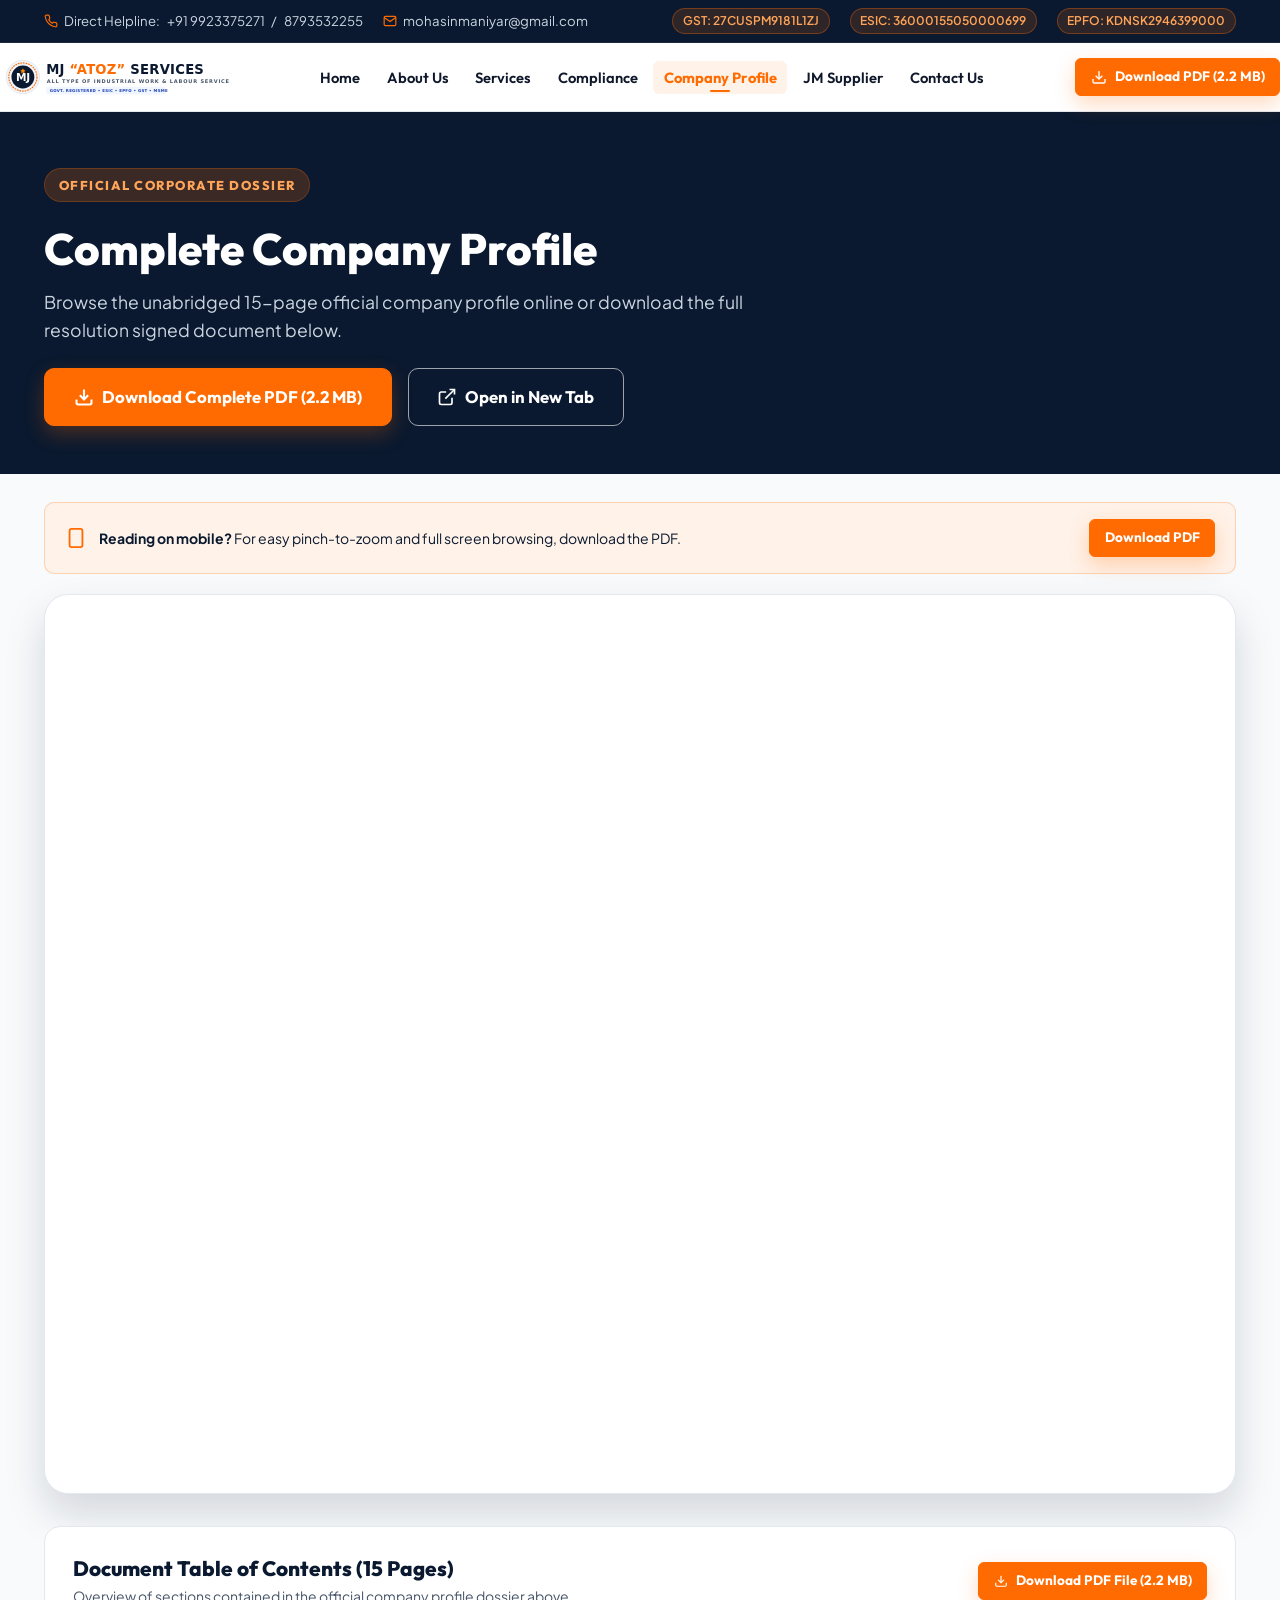
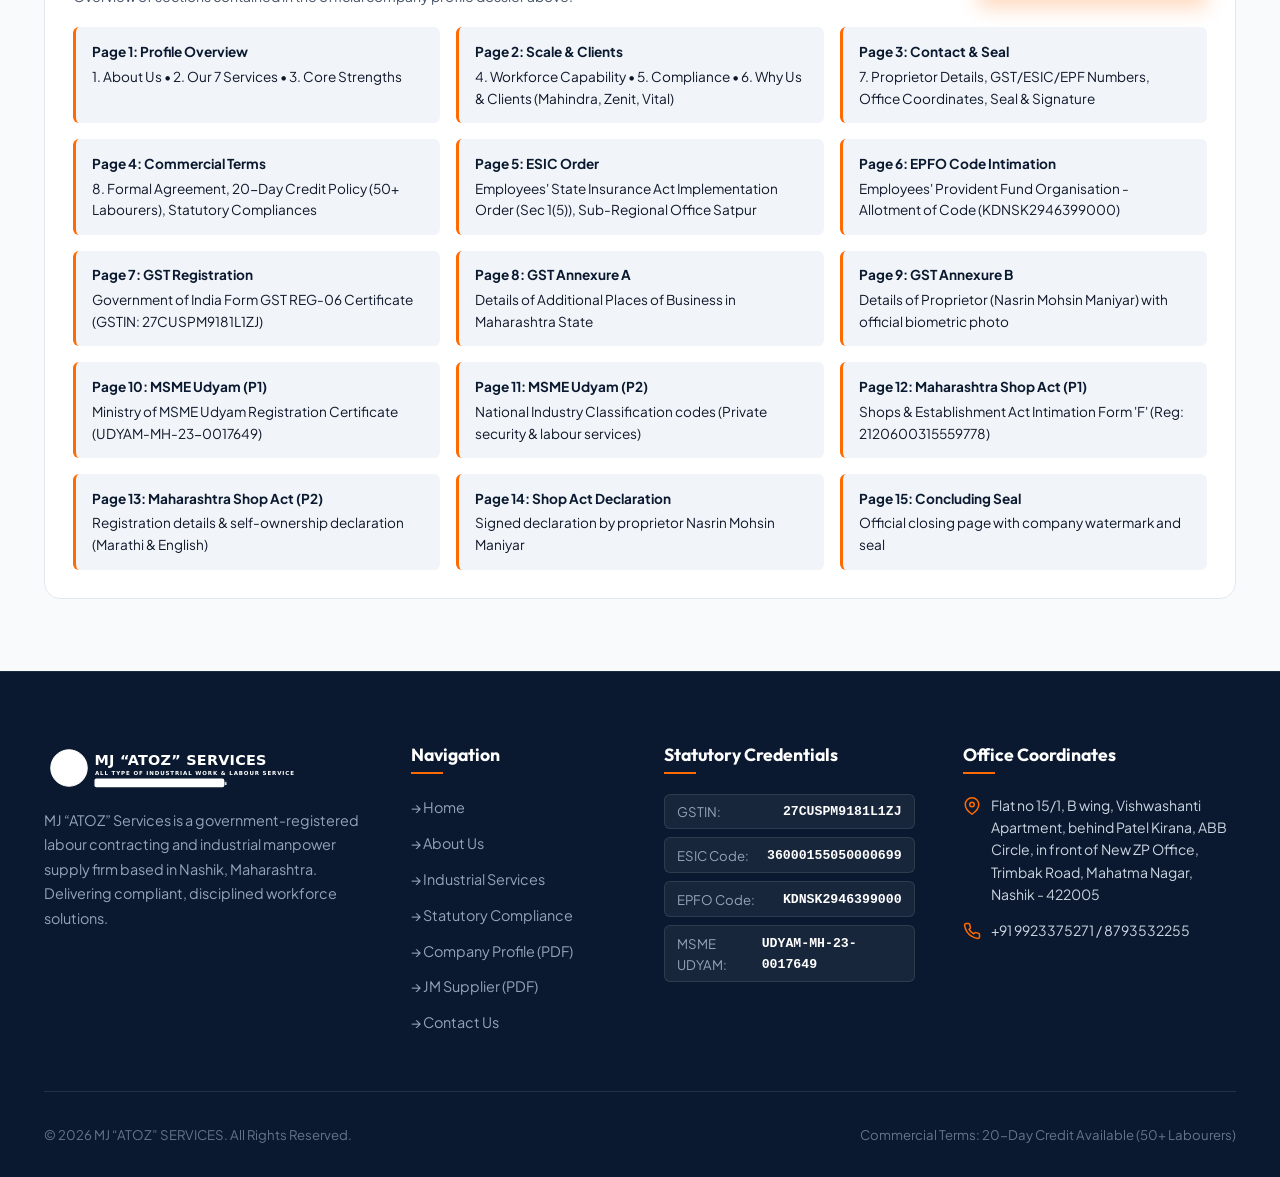
<file: company-profile.html>
<!DOCTYPE html>
<html lang="en">
<head>
  <meta charset="UTF-8">
  <meta name="viewport" content="width=device-width, initial-scale=1.0">
  <title>Complete Company Profile (PDF) | MJ ATOZ SERVICES</title>
  <meta name="description" content="View and download the complete 15-page official Company Profile for MJ ATOZ Services. Includes corporate services, client track record, and official government certificates.">
  <link rel="icon" type="image/svg+xml" href="assets/images/favicon.svg">
  <link rel="stylesheet" href="assets/css/style.css">
</head>
<body>

  <!-- Top Info Bar -->
  <div class="top-bar">
    <div class="container">
      <div class="top-bar-left">
        <span class="top-bar-item">
          <svg viewBox="0 0 24 24" fill="none" stroke="currentColor" stroke-width="2"><path d="M22 16.92v3a2 2 0 0 1-2.18 2 19.79 19.79 0 0 1-8.63-3.07 19.5 19.5 0 0 1-6-6 19.79 19.79 0 0 1-3.07-8.67A2 2 0 0 1 4.11 2h3a2 2 0 0 1 2 1.72 12.84 12.84 0 0 0 .7 2.81 2 2 0 0 1-.45 2.11L8.09 9.91a16 16 0 0 0 6 6l1.27-1.27a2 2 0 0 1 2.11-.45 12.84 12.84 0 0 0 2.81.7A2 2 0 0 1 22 16.92z"/></svg>
          Direct Helpline: <a href="tel:+919923375271">+91 9923375271</a> / <a href="tel:+918793532255">8793532255</a>
        </span>
        <span class="top-bar-item">
          <svg viewBox="0 0 24 24" fill="none" stroke="currentColor" stroke-width="2"><path d="M4 4h16c1.1 0 2 .9 2 2v12c0 1.1-.9 2-2 2H4c-1.1 0-2-.9-2-2V6c0-1.1.9-2 2-2z"/><polyline points="22,6 12,13 2,6"/></svg>
          <a href="mailto:mohasinmaniyar@gmail.com">mohasinmaniyar@gmail.com</a>
        </span>
      </div>
      <div class="top-bar-right">
        <span class="top-badge">GST: 27CUSPM9181L1ZJ</span>
        <span class="top-badge">ESIC: 36000155050000699</span>
        <span class="top-badge">EPFO: KDNSK2946399000</span>
      </div>
    </div>
  </div>

  <!-- Main Navigation -->
  <header class="site-header">
    <div class="container header-inner">
      <a href="index.html" class="brand-logo" aria-label="MJ ATOZ Services Home">
        <img src="assets/images/logo.svg" alt="MJ ATOZ Services Logo" width="260" height="50">
      </a>

      <nav aria-label="Main Navigation">
        <ul class="nav-menu">
          <li><a href="index.html" class="nav-link">Home</a></li>
          <li><a href="about.html" class="nav-link">About Us</a></li>
          <li><a href="services.html" class="nav-link">Services</a></li>
          <li><a href="compliance.html" class="nav-link">Compliance</a></li>
          <li><a href="company-profile.html" class="nav-link active">Company Profile</a></li>
          <li><a href="jm-supplier.html" class="nav-link">JM Supplier</a></li>
          <li><a href="contact.html" class="nav-link">Contact Us</a></li>
        </ul>
      </nav>

      <div class="nav-cta">
        <a href="assets/docs/MJ_AtoZ_Services_Company_Profile.pdf" download="MJ_AtoZ_Services_Company_Profile.pdf" class="btn btn-sm btn-primary">
          <svg width="16" height="16" viewBox="0 0 24 24" fill="none" stroke="currentColor" stroke-width="2"><path d="M21 15v4a2 2 0 0 1-2 2H5a2 2 0 0 1-2-2v-4"/><polyline points="7 10 12 15 17 10"/><line x1="12" y1="15" x2="12" y2="3"/></svg>
          Download PDF (2.2 MB)
        </a>
      </div>

      <button type="button" class="mobile-nav-toggle" id="mobileToggle" aria-label="Open Navigation Menu">
        <svg viewBox="0 0 24 24" fill="none" stroke="currentColor" stroke-width="2"><line x1="3" y1="12" x2="21" y2="12"/><line x1="3" y1="6" x2="21" y2="6"/><line x1="3" y1="18" x2="21" y2="18"/></svg>
      </button>
    </div>
  </header>

  <!-- Mobile Drawer -->
  <div class="drawer-overlay" id="drawerOverlay"></div>
  <aside class="mobile-drawer" id="mobileDrawer">
    <div class="mobile-drawer-header">
      <img src="assets/images/logo.svg" alt="MJ ATOZ Services Logo" style="height: 38px;">
      <button class="mobile-close-btn" id="mobileClose">&times;</button>
    </div>
    <ul class="mobile-nav-list">
      <li><a href="index.html" class="nav-link">Home</a></li>
      <li><a href="about.html" class="nav-link">About Us</a></li>
      <li><a href="services.html" class="nav-link">Services</a></li>
      <li><a href="compliance.html" class="nav-link">Compliance &amp; Certificates</a></li>
      <li><a href="company-profile.html" class="nav-link active">Company Profile (PDF)</a></li>
      <li><a href="jm-supplier.html" class="nav-link">JM Supplier (Sister Concern)</a></li>
      <li><a href="contact.html" class="nav-link">Contact Us</a></li>
    </ul>
    <div style="margin-top: auto;">
      <a href="assets/docs/MJ_AtoZ_Services_Company_Profile.pdf" download class="btn btn-primary" style="width: 100%;">
        Download PDF (2.2 MB)
      </a>
    </div>
  </aside>

  <main>
    <!-- Page Header with Download Hero Callout -->
    <section class="page-hero">
      <div class="container">
        <div style="display: flex; justify-content: space-between; align-items: center; flex-wrap: wrap; gap: 1.5rem;">
          <div>
            <span class="section-tag" style="background: rgba(255, 107, 0, 0.2); color: #FFA559;">
              Official Corporate Dossier
            </span>
            <h1 class="page-title">
              Complete Company Profile
            </h1>
            <p class="page-subtitle">
              Browse the unabridged 15-page official company profile online or download the full resolution signed document below.
            </p>
          </div>

          <div style="display: flex; gap: 1rem; flex-wrap: wrap;">
            <a href="assets/docs/MJ_AtoZ_Services_Company_Profile.pdf" download="MJ_AtoZ_Services_Company_Profile.pdf" class="btn btn-lg btn-primary" id="downloadPdfBtn">
              <svg width="20" height="20" viewBox="0 0 24 24" fill="none" stroke="currentColor" stroke-width="2.5"><path d="M21 15v4a2 2 0 0 1-2 2H5a2 2 0 0 1-2-2v-4"/><polyline points="7 10 12 15 17 10"/><line x1="12" y1="15" x2="12" y2="3"/></svg>
              Download Complete PDF (2.2 MB)
            </a>
            <a href="assets/docs/MJ_AtoZ_Services_Company_Profile.pdf" target="_blank" rel="noopener" class="btn btn-lg btn-outline-white">
              <svg width="20" height="20" viewBox="0 0 24 24" fill="none" stroke="currentColor" stroke-width="2"><path d="M18 13v6a2 2 0 0 1-2 2H5a2 2 0 0 1-2-2V8a2 2 0 0 1 2-2h6"/><polyline points="15 3 21 3 21 9"/><line x1="10" y1="14" x2="21" y2="3"/></svg>
              Open in New Tab
            </a>
          </div>
        </div>
      </div>
    </section>

    <!-- Native PDF Stream Viewer -->
    <section class="py-section" style="padding-top: 1.75rem;">
      <div class="container">
        
        <!-- Mobile PDF Notice -->
        <div style="background: var(--color-primary-light); border: 1px solid rgba(255, 107, 0, 0.25); border-radius: var(--radius-md); padding: 1rem 1.25rem; margin-bottom: 1.25rem; display: flex; align-items: center; justify-content: space-between; flex-wrap: wrap; gap: 0.75rem;">
          <div style="display: flex; align-items: center; gap: 0.75rem;">
            <svg width="22" height="22" viewBox="0 0 24 24" fill="none" stroke="var(--color-primary)" stroke-width="2"><rect x="5" y="2" width="14" height="20" rx="2" ry="2"/><line x1="12" y1="18" x2="12.01" y2="18"/></svg>
            <div style="font-size: 0.875rem; color: var(--color-secondary);">
              <strong>Reading on mobile?</strong> For easy pinch-to-zoom and full screen browsing, download the PDF.
            </div>
          </div>
          <a href="assets/docs/MJ_AtoZ_Services_Company_Profile.pdf" download="MJ_AtoZ_Services_Company_Profile.pdf" class="btn btn-sm btn-primary">
            Download PDF
          </a>
        </div>

        <div class="pdf-container-wrap">
          <object data="assets/docs/MJ_AtoZ_Services_Company_Profile.pdf" type="application/pdf" width="100%" height="100%">
            <iframe src="assets/docs/MJ_AtoZ_Services_Company_Profile.pdf" width="100%" height="100%" style="border: none;">
              <div style="padding: 3rem; text-align: center;">
                <p style="font-size: 1.1rem; color: var(--text-muted); margin-bottom: 1.5rem;">
                  Your browser does not support inline PDF display.
                </p>
                <a href="assets/docs/MJ_AtoZ_Services_Company_Profile.pdf" download="MJ_AtoZ_Services_Company_Profile.pdf" class="btn btn-primary">
                  Download Official Company Profile PDF (2.2 MB)
                </a>
              </div>
            </iframe>
          </object>
        </div>

        <!-- PDF Index / Table of Contents -->
        <div class="toc-card">
          <div style="display: flex; justify-content: space-between; align-items: center; flex-wrap: wrap; gap: 1rem;">
            <div>
              <h3 style="font-size: 1.3rem; margin-bottom: 0.25rem;">Document Table of Contents (15 Pages)</h3>
              <p style="font-size: 0.875rem; color: var(--text-muted);">
                Overview of sections contained in the official company profile dossier above.
              </p>
            </div>
            <a href="assets/docs/MJ_AtoZ_Services_Company_Profile.pdf" download class="btn btn-sm btn-primary">
              <svg width="14" height="14" viewBox="0 0 24 24" fill="none" stroke="currentColor" stroke-width="2"><path d="M21 15v4a2 2 0 0 1-2 2H5a2 2 0 0 1-2-2v-4"/><polyline points="7 10 12 15 17 10"/><line x1="12" y1="15" x2="12" y2="3"/></svg>
              Download PDF File (2.2 MB)
            </a>
          </div>

          <div class="toc-grid">
            <div class="toc-item">
              <strong>Page 1: Profile Overview</strong>
              1. About Us &bull; 2. Our 7 Services &bull; 3. Core Strengths
            </div>
            <div class="toc-item">
              <strong>Page 2: Scale &amp; Clients</strong>
              4. Workforce Capability &bull; 5. Compliance &bull; 6. Why Us &amp; Clients (Mahindra, Zenit, Vital)
            </div>
            <div class="toc-item">
              <strong>Page 3: Contact &amp; Seal</strong>
              7. Proprietor Details, GST/ESIC/EPF Numbers, Office Coordinates, Seal &amp; Signature
            </div>
            <div class="toc-item">
              <strong>Page 4: Commercial Terms</strong>
              8. Formal Agreement, 20-Day Credit Policy (50+ Labourers), Statutory Compliances
            </div>
            <div class="toc-item">
              <strong>Page 5: ESIC Order</strong>
              Employees' State Insurance Act Implementation Order (Sec 1(5)), Sub-Regional Office Satpur
            </div>
            <div class="toc-item">
              <strong>Page 6: EPFO Code Intimation</strong>
              Employees' Provident Fund Organisation - Allotment of Code (KDNSK2946399000)
            </div>
            <div class="toc-item" onclick="window.location.href='compliance.html'">
              <strong>Page 7: GST Registration</strong>
              Government of India Form GST REG-06 Certificate (GSTIN: 27CUSPM9181L1ZJ)
            </div>
            <div class="toc-item">
              <strong>Page 8: GST Annexure A</strong>
              Details of Additional Places of Business in Maharashtra State
            </div>
            <div class="toc-item">
              <strong>Page 9: GST Annexure B</strong>
              Details of Proprietor (Nasrin Mohsin Maniyar) with official biometric photo
            </div>
            <div class="toc-item" onclick="window.location.href='compliance.html'">
              <strong>Page 10: MSME Udyam (P1)</strong>
              Ministry of MSME Udyam Registration Certificate (UDYAM-MH-23-0017649)
            </div>
            <div class="toc-item">
              <strong>Page 11: MSME Udyam (P2)</strong>
              National Industry Classification codes (Private security &amp; labour services)
            </div>
            <div class="toc-item" onclick="window.location.href='compliance.html'">
              <strong>Page 12: Maharashtra Shop Act (P1)</strong>
              Shops &amp; Establishment Act Intimation Form 'F' (Reg: 2120600315559778)
            </div>
            <div class="toc-item">
              <strong>Page 13: Maharashtra Shop Act (P2)</strong>
              Registration details &amp; self-ownership declaration (Marathi &amp; English)
            </div>
            <div class="toc-item">
              <strong>Page 14: Shop Act Declaration</strong>
              Signed declaration by proprietor Nasrin Mohsin Maniyar
            </div>
            <div class="toc-item">
              <strong>Page 15: Concluding Seal</strong>
              Official closing page with company watermark and seal
            </div>
          </div>
        </div>

      </div>
    </section>
  </main>

  <!-- Site Footer -->
  <footer class="site-footer">
    <div class="container">
      <div class="footer-grid">
        <div class="footer-brand">
          <img src="assets/images/logo.svg" alt="MJ ATOZ Services" style="height: 48px; filter: brightness(0) invert(1);">
          <p>
            MJ “ATOZ” Services is a government-registered labour contracting and industrial manpower supply firm based in Nashik, Maharashtra. Delivering compliant, disciplined workforce solutions.
          </p>
        </div>
        <div class="footer-col">
          <h4>Navigation</h4>
          <ul class="footer-links">
            <li><a href="index.html">&rarr; Home</a></li>
            <li><a href="about.html">&rarr; About Us</a></li>
            <li><a href="services.html">&rarr; Industrial Services</a></li>
            <li><a href="compliance.html">&rarr; Statutory Compliance</a></li>
            <li><a href="company-profile.html">&rarr; Company Profile (PDF)</a></li>
            <li><a href="jm-supplier.html">&rarr; JM Supplier (PDF)</a></li>
            <li><a href="contact.html">&rarr; Contact Us</a></li>
          </ul>
        </div>
        <div class="footer-col">
          <h4>Statutory Credentials</h4>
          <div class="footer-compliance-pills">
            <div class="compliance-pill"><span>GSTIN:</span><strong>27CUSPM9181L1ZJ</strong></div>
            <div class="compliance-pill"><span>ESIC Code:</span><strong>36000155050000699</strong></div>
            <div class="compliance-pill"><span>EPFO Code:</span><strong>KDNSK2946399000</strong></div>
            <div class="compliance-pill"><span>MSME UDYAM:</span><strong>UDYAM-MH-23-0017649</strong></div>
          </div>
        </div>
        <div class="footer-col">
          <h4>Office Coordinates</h4>
          <ul class="footer-contact-list">
            <li class="footer-contact-item">
              <svg viewBox="0 0 24 24" fill="none" stroke="currentColor" stroke-width="2"><path d="M21 10c0 7-9 13-9 13s-9-6-9-13a9 9 0 0 1 18 0z"/><circle cx="12" cy="10" r="3"/></svg>
              <span>Flat no 15/1, B wing, Vishwashanti Apartment, behind Patel Kirana, ABB Circle, in front of New ZP Office, Trimbak Road, Mahatma Nagar, Nashik - 422005</span>
            </li>
            <li class="footer-contact-item">
              <svg viewBox="0 0 24 24" fill="none" stroke="currentColor" stroke-width="2"><path d="M22 16.92v3a2 2 0 0 1-2.18 2 19.79 19.79 0 0 1-8.63-3.07 19.5 19.5 0 0 1-6-6 19.79 19.79 0 0 1-3.07-8.67A2 2 0 0 1 4.11 2h3a2 2 0 0 1 2 1.72 12.84 12.84 0 0 0 .7 2.81 2 2 0 0 1-.45 2.11L8.09 9.91a16 16 0 0 0 6 6l1.27-1.27a2 2 0 0 1 2.11-.45 12.84 12.84 0 0 0 2.81.7A2 2 0 0 1 22 16.92z"/></svg>
              <span><a href="tel:+919923375271">+91 9923375271</a> / <a href="tel:+918793532255">8793532255</a></span>
            </li>
          </ul>
        </div>
      </div>
      <div class="footer-bottom">
        <div>&copy; 2026 MJ “ATOZ” SERVICES. All Rights Reserved.</div>
        <div>Commercial Terms: 20-Day Credit Available (50+ Labourers)</div>
      </div>
    </div>
  </footer>

  <script src="assets/js/main.js"></script>
</body>
</html>
</file>
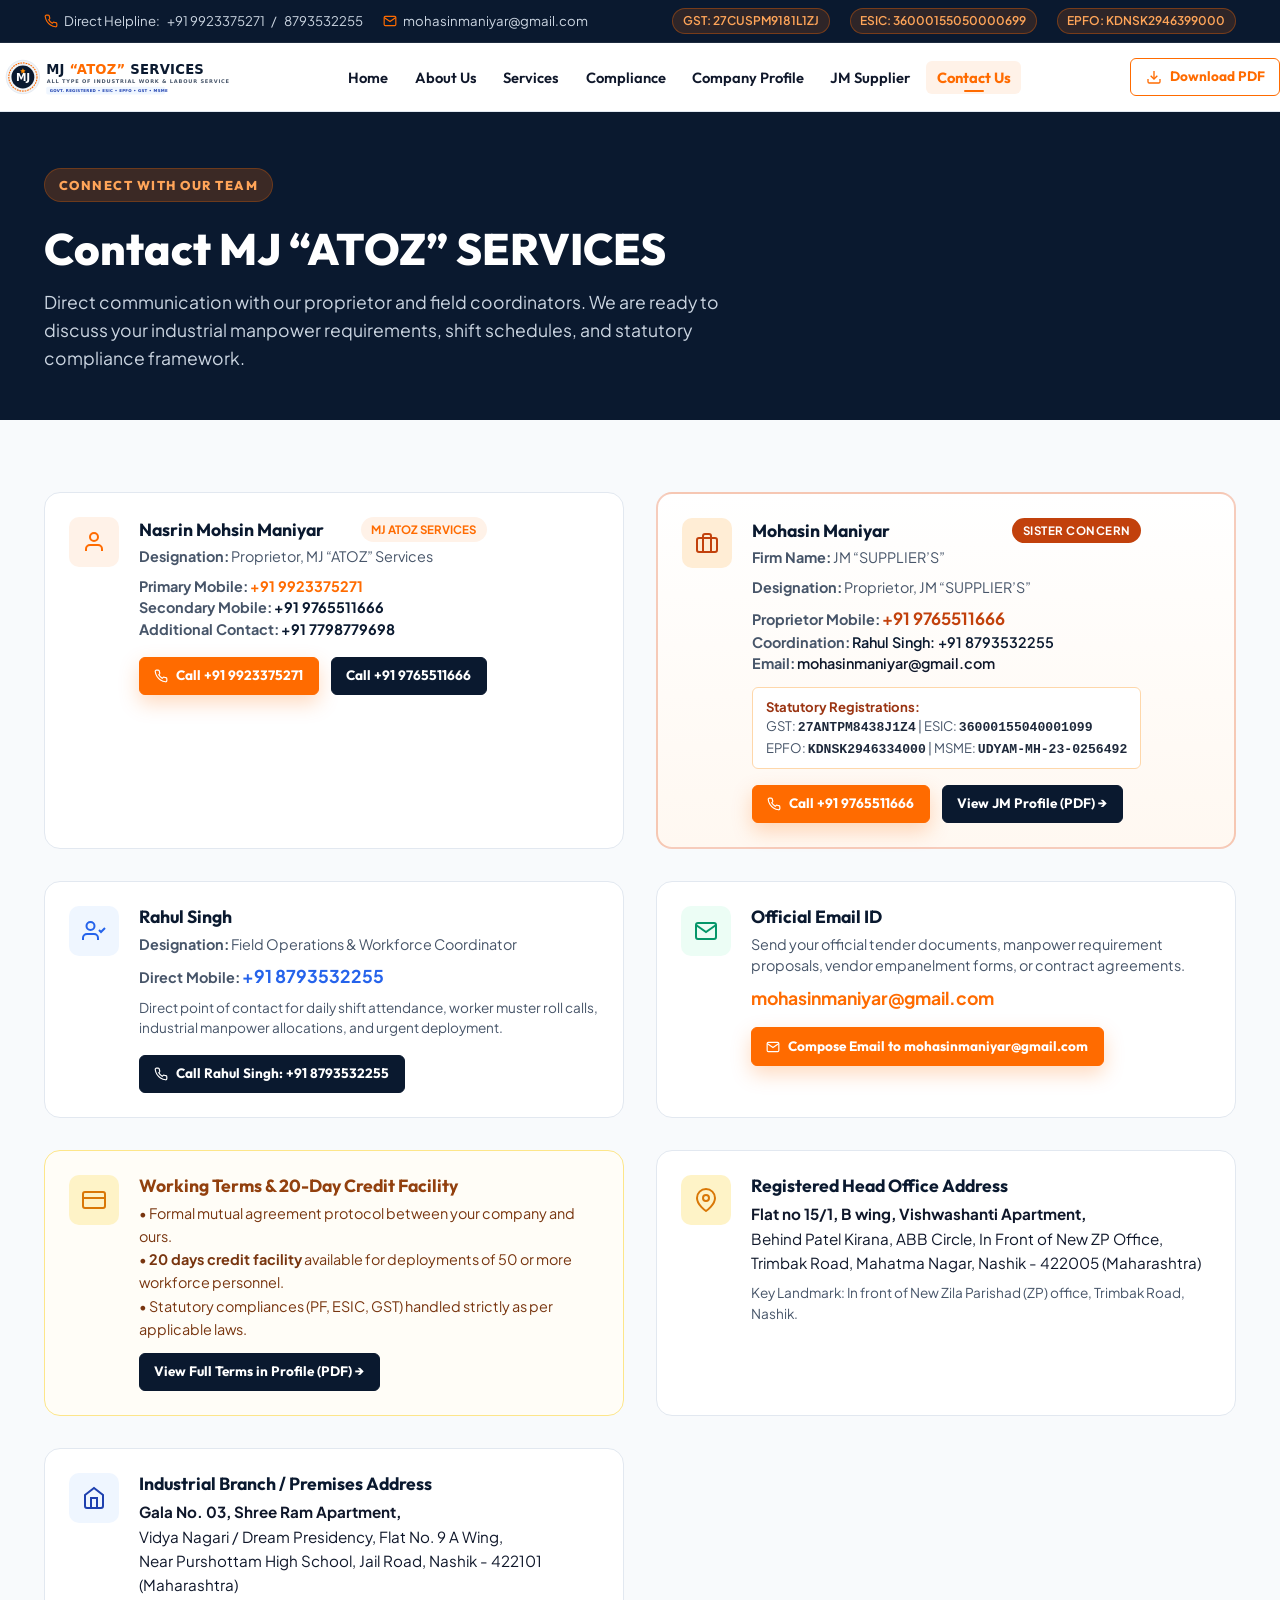
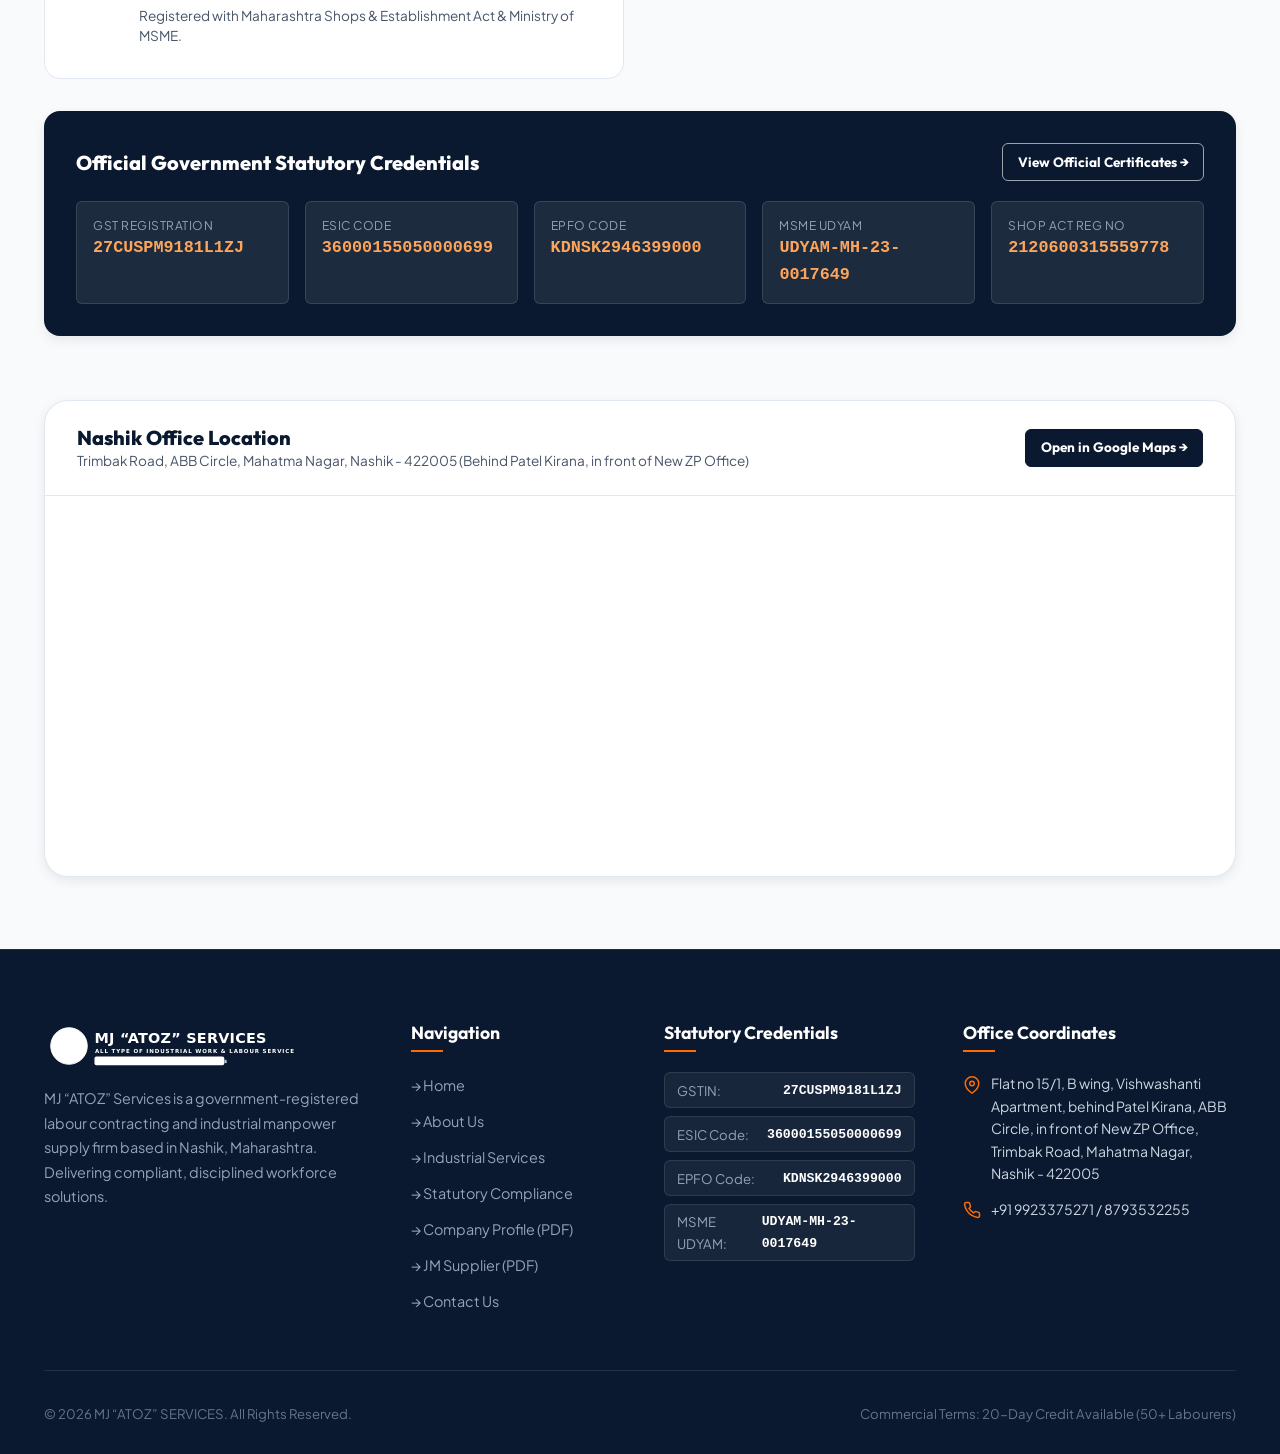
<file: contact.html>
<!DOCTYPE html>
<html lang="en">
<head>
  <meta charset="UTF-8">
  <meta name="viewport" content="width=device-width, initial-scale=1.0">
  <title>Contact Us | MJ ATOZ SERVICES - Nashik Manpower Solutions</title>
  <meta name="description" content="Contact MJ ATOZ Services for industrial manpower and labour contracting. Office at Mahatma Nagar, Nashik. Call +91 9923375271 / 8793532255 or email mohasinmaniyar@gmail.com.">
  <link rel="icon" type="image/svg+xml" href="assets/images/favicon.svg">
  <link rel="stylesheet" href="assets/css/style.css">
</head>
<body>

  <!-- Top Info Bar -->
  <div class="top-bar">
    <div class="container">
      <div class="top-bar-left">
        <span class="top-bar-item">
          <svg viewBox="0 0 24 24" fill="none" stroke="currentColor" stroke-width="2"><path d="M22 16.92v3a2 2 0 0 1-2.18 2 19.79 19.79 0 0 1-8.63-3.07 19.5 19.5 0 0 1-6-6 19.79 19.79 0 0 1-3.07-8.67A2 2 0 0 1 4.11 2h3a2 2 0 0 1 2 1.72 12.84 12.84 0 0 0 .7 2.81 2 2 0 0 1-.45 2.11L8.09 9.91a16 16 0 0 0 6 6l1.27-1.27a2 2 0 0 1 2.11-.45 12.84 12.84 0 0 0 2.81.7A2 2 0 0 1 22 16.92z"/></svg>
          Direct Helpline: <a href="tel:+919923375271">+91 9923375271</a> / <a href="tel:+918793532255">8793532255</a>
        </span>
        <span class="top-bar-item">
          <svg viewBox="0 0 24 24" fill="none" stroke="currentColor" stroke-width="2"><path d="M4 4h16c1.1 0 2 .9 2 2v12c0 1.1-.9 2-2 2H4c-1.1 0-2-.9-2-2V6c0-1.1.9-2 2-2z"/><polyline points="22,6 12,13 2,6"/></svg>
          <a href="mailto:mohasinmaniyar@gmail.com">mohasinmaniyar@gmail.com</a>
        </span>
      </div>
      <div class="top-bar-right">
        <span class="top-badge">GST: 27CUSPM9181L1ZJ</span>
        <span class="top-badge">ESIC: 36000155050000699</span>
        <span class="top-badge">EPFO: KDNSK2946399000</span>
      </div>
    </div>
  </div>

  <!-- Header -->
  <header class="site-header">
    <div class="container header-inner">
      <a href="index.html" class="brand-logo" aria-label="MJ ATOZ Services Home">
        <img src="assets/images/logo.svg" alt="MJ ATOZ Services Logo" width="260" height="50">
      </a>

      <nav aria-label="Main Navigation">
        <ul class="nav-menu">
          <li><a href="index.html" class="nav-link">Home</a></li>
          <li><a href="about.html" class="nav-link">About Us</a></li>
          <li><a href="services.html" class="nav-link">Services</a></li>
          <li><a href="compliance.html" class="nav-link">Compliance</a></li>
          <li><a href="company-profile.html" class="nav-link">Company Profile</a></li>
          <li><a href="jm-supplier.html" class="nav-link">JM Supplier</a></li>
          <li><a href="contact.html" class="nav-link active">Contact Us</a></li>
        </ul>
      </nav>

      <div class="nav-cta">
        <a href="assets/docs/MJ_AtoZ_Services_Company_Profile.pdf" download="MJ_AtoZ_Services_Company_Profile.pdf" class="btn btn-sm btn-outline-primary">
          <svg width="16" height="16" viewBox="0 0 24 24" fill="none" stroke="currentColor" stroke-width="2"><path d="M21 15v4a2 2 0 0 1-2 2H5a2 2 0 0 1-2-2v-4"/><polyline points="7 10 12 15 17 10"/><line x1="12" y1="15" x2="12" y2="3"/></svg>
          Download PDF
        </a>
      </div>

      <button type="button" class="mobile-nav-toggle" id="mobileToggle" aria-label="Open Navigation Menu">
        <svg viewBox="0 0 24 24" fill="none" stroke="currentColor" stroke-width="2"><line x1="3" y1="12" x2="21" y2="12"/><line x1="3" y1="6" x2="21" y2="6"/><line x1="3" y1="18" x2="21" y2="18"/></svg>
      </button>
    </div>
  </header>

  <!-- Mobile Drawer -->
  <div class="drawer-overlay" id="drawerOverlay"></div>
  <aside class="mobile-drawer" id="mobileDrawer">
    <div class="mobile-drawer-header">
      <img src="assets/images/logo.svg" alt="MJ ATOZ Services Logo" style="height: 38px;">
      <button class="mobile-close-btn" id="mobileClose">&times;</button>
    </div>
    <ul class="mobile-nav-list">
      <li><a href="index.html" class="nav-link">Home</a></li>
      <li><a href="about.html" class="nav-link">About Us</a></li>
      <li><a href="services.html" class="nav-link">Services</a></li>
      <li><a href="compliance.html" class="nav-link">Compliance &amp; Certificates</a></li>
      <li><a href="company-profile.html" class="nav-link">Company Profile (PDF)</a></li>
      <li><a href="jm-supplier.html" class="nav-link">JM Supplier (Sister Concern)</a></li>
      <li><a href="contact.html" class="nav-link active">Contact Us</a></li>
    </ul>
  </aside>

  <main>
    <!-- Page Header Banner -->
    <section class="page-hero">
      <div class="container">
        <span class="section-tag" style="background: rgba(255, 107, 0, 0.2); color: #FFA559;">Connect With Our Team</span>
        <h1 class="page-title">
          Contact MJ “ATOZ” SERVICES
        </h1>
        <p class="page-subtitle">
          Direct communication with our proprietor and field coordinators. We are ready to discuss your industrial manpower requirements, shift schedules, and statutory compliance framework.
        </p>
      </div>
    </section>

    <!-- Contact Details Section -->
    <section class="py-section">
      <div class="container">
        <div class="responsive-grid-2" style="align-items: stretch;">
          
          <!-- Proprietor Details: MJ ATOZ Services -->
          <div class="contact-card">
            <div class="contact-card-icon">
              <svg viewBox="0 0 24 24" fill="none" stroke="currentColor" stroke-width="2"><path d="M20 21v-2a4 4 0 0 0-4-4H8a4 4 0 0 0-4 4v2"/><circle cx="12" cy="7" r="4"/></svg>
            </div>
            <div class="contact-card-body">
              <div style="display: flex; align-items: center; justify-content: space-between; gap: 0.5rem; flex-wrap: wrap; margin-bottom: 0.25rem;">
                <h4 style="margin: 0;">Nasrin Mohsin Maniyar</h4>
                <span style="background: var(--color-primary-light); color: var(--color-primary); font-size: 0.72rem; padding: 0.2rem 0.65rem; border-radius: 9999px; font-weight: 700; text-transform: uppercase;">MJ ATOZ Services</span>
              </div>
              <p><strong>Designation:</strong> Proprietor, MJ “ATOZ” Services</p>
              <p style="margin-bottom: 1rem;">
                <strong>Primary Mobile:</strong> <a href="tel:+919923375271" style="color: var(--color-primary); font-weight: 700;">+91 9923375271</a><br>
                <strong>Secondary Mobile:</strong> <a href="tel:+919765511666" style="color: var(--color-secondary); font-weight: 700;">+91 9765511666</a><br>
                <strong>Additional Contact:</strong> <a href="tel:+917798779698" style="color: var(--color-secondary); font-weight: 700;">+91 7798779698</a>
              </p>
              <div class="contact-quick-links">
                <a href="tel:+919923375271" class="btn btn-sm btn-primary">
                  <svg width="14" height="14" viewBox="0 0 24 24" fill="none" stroke="currentColor" stroke-width="2"><path d="M22 16.92v3a2 2 0 0 1-2.18 2 19.79 19.79 0 0 1-8.63-3.07 19.5 19.5 0 0 1-6-6 19.79 19.79 0 0 1-3.07-8.67A2 2 0 0 1 4.11 2h3a2 2 0 0 1 2 1.72 12.84 12.84 0 0 0 .7 2.81 2 2 0 0 1-.45 2.11L8.09 9.91a16 16 0 0 0 6 6l1.27-1.27a2 2 0 0 1 2.11-.45 12.84 12.84 0 0 0 2.81.7A2 2 0 0 1 22 16.92z"/></svg>
                  Call +91 9923375271
                </a>
                <a href="tel:+919765511666" class="btn btn-sm btn-secondary">
                  Call +91 9765511666
                </a>
              </div>
            </div>
          </div>

          <!-- Sister Concern: JM "SUPPLIER'S" Details -->
          <div class="contact-card" style="border: 2px solid rgba(224, 86, 36, 0.3); background: linear-gradient(180deg, #FFFFFF 0%, #FFF8F1 100%);">
            <div class="contact-card-icon" style="background: #FFEDD5; color: #C2410C;">
              <svg viewBox="0 0 24 24" fill="none" stroke="currentColor" stroke-width="2"><rect x="2" y="7" width="20" height="14" rx="2" ry="2"/><path d="M16 21V5a2 2 0 0 0-2-2h-4a2 2 0 0 0-2 2v16"/></svg>
            </div>
            <div class="contact-card-body">
              <div style="display: flex; align-items: center; justify-content: space-between; gap: 0.5rem; flex-wrap: wrap; margin-bottom: 0.25rem;">
                <h4 style="margin: 0;">Mohasin Maniyar</h4>
                <span style="background: #C2410C; color: #FFFFFF; font-size: 0.72rem; padding: 0.2rem 0.65rem; border-radius: 9999px; font-weight: 700; text-transform: uppercase; letter-spacing: 0.5px;">Sister Concern</span>
              </div>
              <p><strong>Firm Name:</strong> JM “SUPPLIER’S”</p>
              <p><strong>Designation:</strong> Proprietor, JM “SUPPLIER’S”</p>
              <p style="margin-bottom: 0.75rem;">
                <strong>Proprietor Mobile:</strong> <a href="tel:+919765511666" style="color: #C2410C; font-weight: 700; font-size: 1.05rem;">+91 9765511666</a><br>
                <strong>Coordination:</strong> <a href="tel:+918793532255" style="color: var(--color-secondary); font-weight: 600;">Rahul Singh: +91 8793532255</a><br>
                <strong>Email:</strong> <a href="mailto:mohasinmaniyar@gmail.com" style="color: var(--text-main); font-weight: 600;">mohasinmaniyar@gmail.com</a>
              </p>
              <div style="background: #FFFFFF; border: 1px solid #FED7AA; border-radius: var(--radius-sm); padding: 0.6rem 0.8rem; margin-bottom: 1rem; font-size: 0.82rem; color: var(--text-muted); line-height: 1.45;">
                <strong style="color: #9A3412;">Statutory Registrations:</strong><br>
                GST: <span style="font-family: monospace; font-weight: 700; color: #1E293B;">27ANTPM8438J1Z4</span> | ESIC: <span style="font-family: monospace; font-weight: 700; color: #1E293B;">36000155040001099</span><br>
                EPFO: <span style="font-family: monospace; font-weight: 700; color: #1E293B;">KDNSK2946334000</span> | MSME: <span style="font-family: monospace; font-weight: 700; color: #1E293B;">UDYAM-MH-23-0256492</span>
              </div>
              <div class="contact-quick-links">
                <a href="tel:+919765511666" class="btn btn-sm btn-primary">
                  <svg width="14" height="14" viewBox="0 0 24 24" fill="none" stroke="currentColor" stroke-width="2"><path d="M22 16.92v3a2 2 0 0 1-2.18 2 19.79 19.79 0 0 1-8.63-3.07 19.5 19.5 0 0 1-6-6 19.79 19.79 0 0 1-3.07-8.67A2 2 0 0 1 4.11 2h3a2 2 0 0 1 2 1.72 12.84 12.84 0 0 0 .7 2.81 2 2 0 0 1-.45 2.11L8.09 9.91a16 16 0 0 0 6 6l1.27-1.27a2 2 0 0 1 2.11-.45 12.84 12.84 0 0 0 2.81.7A2 2 0 0 1 22 16.92z"/></svg>
                  Call +91 9765511666
                </a>
                <a href="jm-supplier.html" class="btn btn-sm btn-secondary">
                  View JM Profile (PDF) &rarr;
                </a>
              </div>
            </div>
          </div>

          <!-- Field Operations & Workforce Coordination -->
          <div class="contact-card">
            <div class="contact-card-icon" style="background: #EFF6FF; color: #2563EB;">
              <svg viewBox="0 0 24 24" fill="none" stroke="currentColor" stroke-width="2"><path d="M16 21v-2a4 4 0 0 0-4-4H5a4 4 0 0 0-4 4v2"/><circle cx="8.5" cy="7" r="4"/><polyline points="17 11 19 13 23 9"/></svg>
            </div>
            <div class="contact-card-body">
              <h4>Rahul Singh</h4>
              <p><strong>Designation:</strong> Field Operations &amp; Workforce Coordinator</p>
              <p style="margin-bottom: 0.5rem;">
                <strong>Direct Mobile:</strong> <a href="tel:+918793532255" style="color: #2563EB; font-weight: 700; font-size: 1.1rem;">+91 8793532255</a>
              </p>
              <p style="font-size: 0.85rem; color: var(--text-muted); margin-bottom: 1rem;">
                Direct point of contact for daily shift attendance, worker muster roll calls, industrial manpower allocations, and urgent deployment.
              </p>
              <div class="contact-quick-links">
                <a href="tel:+918793532255" class="btn btn-sm btn-secondary">
                  <svg width="14" height="14" viewBox="0 0 24 24" fill="none" stroke="currentColor" stroke-width="2"><path d="M22 16.92v3a2 2 0 0 1-2.18 2 19.79 19.79 0 0 1-8.63-3.07 19.5 19.5 0 0 1-6-6 19.79 19.79 0 0 1-3.07-8.67A2 2 0 0 1 4.11 2h3a2 2 0 0 1 2 1.72 12.84 12.84 0 0 0 .7 2.81 2 2 0 0 1-.45 2.11L8.09 9.91a16 16 0 0 0 6 6l1.27-1.27a2 2 0 0 1 2.11-.45 12.84 12.84 0 0 0 2.81.7A2 2 0 0 1 22 16.92z"/></svg>
                  Call Rahul Singh: +91 8793532255
                </a>
              </div>
            </div>
          </div>

          <!-- Official Email Address -->
          <div class="contact-card">
            <div class="contact-card-icon" style="background: #ECFDF5; color: #059669;">
              <svg viewBox="0 0 24 24" fill="none" stroke="currentColor" stroke-width="2"><path d="M4 4h16c1.1 0 2 .9 2 2v12c0 1.1-.9 2-2 2H4c-1.1 0-2-.9-2-2V6c0-1.1.9-2 2-2z"/><polyline points="22,6 12,13 2,6"/></svg>
            </div>
            <div class="contact-card-body">
              <h4>Official Email ID</h4>
              <p style="font-size: 0.9rem; color: var(--text-muted); margin-bottom: 0.5rem;">
                Send your official tender documents, manpower requirement proposals, vendor empanelment forms, or contract agreements.
              </p>
              <p style="margin-bottom: 1rem;">
                <a href="mailto:mohasinmaniyar@gmail.com" style="color: var(--color-primary); font-weight: 700; font-size: 1.1rem;">mohasinmaniyar@gmail.com</a>
              </p>
              <div class="contact-quick-links">
                <a href="mailto:mohasinmaniyar@gmail.com" class="btn btn-sm btn-primary">
                  <svg width="14" height="14" viewBox="0 0 24 24" fill="none" stroke="currentColor" stroke-width="2"><path d="M4 4h16c1.1 0 2 .9 2 2v12c0 1.1-.9 2-2 2H4c-1.1 0-2-.9-2-2V6c0-1.1.9-2 2-2z"/><polyline points="22,6 12,13 2,6"/></svg>
                  Compose Email to mohasinmaniyar@gmail.com
                </a>
              </div>
            </div>
          </div>

          <!-- Commercial Terms & Credit Facility Summary -->
          <div class="contact-card" style="background: #FFFDF7; border-color: #FDE68A;">
            <div class="contact-card-icon" style="background: #FEF3C7; color: #D97706;">
              <svg viewBox="0 0 24 24" fill="none" stroke="currentColor" stroke-width="2"><rect x="1" y="4" width="22" height="16" rx="2" ry="2"/><line x1="1" y1="10" x2="23" y2="10"/></svg>
            </div>
            <div class="contact-card-body">
              <h4 style="color: #92400E;">Working Terms &amp; 20-Day Credit Facility</h4>
              <p style="font-size: 0.9rem; color: #78350F; line-height: 1.6; margin-bottom: 0.75rem;">
                • Formal mutual agreement protocol between your company and ours.<br>
                • <strong>20 days credit facility</strong> available for deployments of 50 or more workforce personnel.<br>
                • Statutory compliances (PF, ESIC, GST) handled strictly as per applicable laws.
              </p>
              <div class="contact-quick-links">
                <a href="company-profile.html" class="btn btn-sm btn-secondary">
                  View Full Terms in Profile (PDF) &rarr;
                </a>
              </div>
            </div>
          </div>

          <!-- Registered Head Office Address -->
          <div class="contact-card">
            <div class="contact-card-icon" style="background: #FEF3C7; color: #D97706;">
              <svg viewBox="0 0 24 24" fill="none" stroke="currentColor" stroke-width="2"><path d="M21 10c0 7-9 13-9 13s-9-6-9-13a9 9 0 0 1 18 0z"/><circle cx="12" cy="10" r="3"/></svg>
            </div>
            <div class="contact-card-body">
              <h4>Registered Head Office Address</h4>
              <p style="font-size: 0.95rem; line-height: 1.6; color: var(--text-main); margin-bottom: 0.5rem;">
                <strong>Flat no 15/1, B wing, Vishwashanti Apartment,</strong><br>
                Behind Patel Kirana, ABB Circle, In Front of New ZP Office,<br>
                Trimbak Road, Mahatma Nagar, Nashik - 422005 (Maharashtra)
              </p>
              <p style="font-size: 0.85rem; color: var(--text-muted);">
                Key Landmark: In front of New Zila Parishad (ZP) office, Trimbak Road, Nashik.
              </p>
            </div>
          </div>

          <!-- Industrial Branch & Premises Address -->
          <div class="contact-card">
            <div class="contact-card-icon" style="background: #EFF6FF; color: #1E40AF;">
              <svg viewBox="0 0 24 24" fill="none" stroke="currentColor" stroke-width="2"><path d="M3 9l9-7 9 7v11a2 2 0 0 1-2 2H5a2 2 0 0 1-2-2z"/><polyline points="9 22 9 12 15 12 15 22"/></svg>
            </div>
            <div class="contact-card-body">
              <h4>Industrial Branch / Premises Address</h4>
              <p style="font-size: 0.95rem; line-height: 1.6; color: var(--text-main); margin-bottom: 0.5rem;">
                <strong>Gala No. 03, Shree Ram Apartment,</strong><br>
                Vidya Nagari / Dream Presidency, Flat No. 9 A Wing,<br>
                Near Purshottam High School, Jail Road, Nashik - 422101 (Maharashtra)
              </p>
              <p style="font-size: 0.85rem; color: var(--text-muted);">
                Registered with Maharashtra Shops &amp; Establishment Act &amp; Ministry of MSME.
              </p>
            </div>
          </div>

          <!-- Official Statutory Registration Numbers (Full Width Banner) -->
          <div style="grid-column: 1 / -1; background: var(--color-secondary); color: #FFFFFF; padding: 2rem; border-radius: var(--radius-lg); box-shadow: var(--shadow-md);">
            <div style="display: flex; justify-content: space-between; align-items: center; flex-wrap: wrap; gap: 1rem; margin-bottom: 1.25rem;">
              <h4 style="color: #FFFFFF; font-size: 1.25rem; font-weight: 800;">
                Official Government Statutory Credentials
              </h4>
              <a href="compliance.html" class="btn btn-sm btn-outline-white">
                View Official Certificates &rarr;
              </a>
            </div>
            <div class="statutory-pills-grid">
              <div style="background: rgba(255, 255, 255, 0.08); padding: 0.85rem 1rem; border-radius: var(--radius-sm); border: 1px solid rgba(255, 255, 255, 0.12);">
                <div style="color: #94A3B8; font-size: 0.75rem; text-transform: uppercase; letter-spacing: 0.5px;">GST Registration</div>
                <div style="color: #FFA559; font-size: 1.05rem; font-weight: 800; font-family: monospace;">27CUSPM9181L1ZJ</div>
              </div>
              <div style="background: rgba(255, 255, 255, 0.08); padding: 0.85rem 1rem; border-radius: var(--radius-sm); border: 1px solid rgba(255, 255, 255, 0.12);">
                <div style="color: #94A3B8; font-size: 0.75rem; text-transform: uppercase; letter-spacing: 0.5px;">ESIC Code</div>
                <div style="color: #FFA559; font-size: 1.05rem; font-weight: 800; font-family: monospace;">36000155050000699</div>
              </div>
              <div style="background: rgba(255, 255, 255, 0.08); padding: 0.85rem 1rem; border-radius: var(--radius-sm); border: 1px solid rgba(255, 255, 255, 0.12);">
                <div style="color: #94A3B8; font-size: 0.75rem; text-transform: uppercase; letter-spacing: 0.5px;">EPFO Code</div>
                <div style="color: #FFA559; font-size: 1.05rem; font-weight: 800; font-family: monospace;">KDNSK2946399000</div>
              </div>
              <div style="background: rgba(255, 255, 255, 0.08); padding: 0.85rem 1rem; border-radius: var(--radius-sm); border: 1px solid rgba(255, 255, 255, 0.12);">
                <div style="color: #94A3B8; font-size: 0.75rem; text-transform: uppercase; letter-spacing: 0.5px;">MSME UDYAM</div>
                <div style="color: #FFA559; font-size: 1.05rem; font-weight: 800; font-family: monospace;">UDYAM-MH-23-0017649</div>
              </div>
              <div style="background: rgba(255, 255, 255, 0.08); padding: 0.85rem 1rem; border-radius: var(--radius-sm); border: 1px solid rgba(255, 255, 255, 0.12);">
                <div style="color: #94A3B8; font-size: 0.75rem; text-transform: uppercase; letter-spacing: 0.5px;">Shop Act Reg No</div>
                <div style="color: #FFA559; font-size: 1.05rem; font-weight: 800; font-family: monospace;">2120600315559778</div>
              </div>
            </div>
          </div>

        </div>

        <!-- Google Map Section for Mahatma Nagar / ABB Circle, Nashik -->
        <div style="margin-top: 4rem; background: var(--bg-surface); border: 1px solid var(--border-color); border-radius: var(--radius-xl); overflow: hidden; box-shadow: var(--shadow-md);">
          <div style="padding: 1.5rem 2rem; border-bottom: 1px solid var(--border-color); display: flex; justify-content: space-between; align-items: center; flex-wrap: wrap; gap: 1rem;">
            <div>
              <h3 style="font-size: 1.25rem;">Nashik Office Location</h3>
              <p style="font-size: 0.85rem; color: var(--text-muted);">
                Trimbak Road, ABB Circle, Mahatma Nagar, Nashik - 422005 (Behind Patel Kirana, in front of New ZP Office)
              </p>
            </div>
            <a href="https://maps.google.com/?q=ABB+Circle+Trimbak+Road+Mahatma+Nagar+Nashik" target="_blank" rel="noopener" class="btn btn-sm btn-secondary">
              Open in Google Maps &rarr;
            </a>
          </div>
          <div style="height: 380px; width: 100%;">
            <iframe 
              src="https://maps.google.com/maps?q=ABB+Circle+Trimbak+Road+Mahatma+Nagar+Nashik&t=&z=15&ie=UTF8&iwloc=&output=embed" 
              width="100%" 
              height="100%" 
              style="border:0;" 
              allowfullscreen="" 
              loading="lazy" 
              referrerpolicy="no-referrer-when-downgrade"
              title="MJ ATOZ Services Nashik Location Map">
            </iframe>
          </div>
        </div>

      </div>
    </section>
  </main>

  <!-- Site Footer -->
  <footer class="site-footer">
    <div class="container">
      <div class="footer-grid">
        <div class="footer-brand">
          <img src="assets/images/logo.svg" alt="MJ ATOZ Services" style="height: 48px; filter: brightness(0) invert(1);">
          <p>
            MJ “ATOZ” Services is a government-registered labour contracting and industrial manpower supply firm based in Nashik, Maharashtra. Delivering compliant, disciplined workforce solutions.
          </p>
        </div>
        <div class="footer-col">
          <h4>Navigation</h4>
          <ul class="footer-links">
            <li><a href="index.html">&rarr; Home</a></li>
            <li><a href="about.html">&rarr; About Us</a></li>
            <li><a href="services.html">&rarr; Industrial Services</a></li>
            <li><a href="compliance.html">&rarr; Statutory Compliance</a></li>
            <li><a href="company-profile.html">&rarr; Company Profile (PDF)</a></li>
            <li><a href="jm-supplier.html">&rarr; JM Supplier (PDF)</a></li>
            <li><a href="contact.html">&rarr; Contact Us</a></li>
          </ul>
        </div>
        <div class="footer-col">
          <h4>Statutory Credentials</h4>
          <div class="footer-compliance-pills">
            <div class="compliance-pill"><span>GSTIN:</span><strong>27CUSPM9181L1ZJ</strong></div>
            <div class="compliance-pill"><span>ESIC Code:</span><strong>36000155050000699</strong></div>
            <div class="compliance-pill"><span>EPFO Code:</span><strong>KDNSK2946399000</strong></div>
            <div class="compliance-pill"><span>MSME UDYAM:</span><strong>UDYAM-MH-23-0017649</strong></div>
          </div>
        </div>
        <div class="footer-col">
          <h4>Office Coordinates</h4>
          <ul class="footer-contact-list">
            <li class="footer-contact-item">
              <svg viewBox="0 0 24 24" fill="none" stroke="currentColor" stroke-width="2"><path d="M21 10c0 7-9 13-9 13s-9-6-9-13a9 9 0 0 1 18 0z"/><circle cx="12" cy="10" r="3"/></svg>
              <span>Flat no 15/1, B wing, Vishwashanti Apartment, behind Patel Kirana, ABB Circle, in front of New ZP Office, Trimbak Road, Mahatma Nagar, Nashik - 422005</span>
            </li>
            <li class="footer-contact-item">
              <svg viewBox="0 0 24 24" fill="none" stroke="currentColor" stroke-width="2"><path d="M22 16.92v3a2 2 0 0 1-2.18 2 19.79 19.79 0 0 1-8.63-3.07 19.5 19.5 0 0 1-6-6 19.79 19.79 0 0 1-3.07-8.67A2 2 0 0 1 4.11 2h3a2 2 0 0 1 2 1.72 12.84 12.84 0 0 0 .7 2.81 2 2 0 0 1-.45 2.11L8.09 9.91a16 16 0 0 0 6 6l1.27-1.27a2 2 0 0 1 2.11-.45 12.84 12.84 0 0 0 2.81.7A2 2 0 0 1 22 16.92z"/></svg>
              <span><a href="tel:+919923375271">+91 9923375271</a> / <a href="tel:+918793532255">8793532255</a></span>
            </li>
          </ul>
        </div>
      </div>
      <div class="footer-bottom">
        <div>&copy; 2026 MJ “ATOZ” SERVICES. All Rights Reserved.</div>
        <div>Commercial Terms: 20-Day Credit Available (50+ Labourers)</div>
      </div>
    </div>
  </footer>

  <script src="assets/js/main.js"></script>
</body>
</html>
</file>
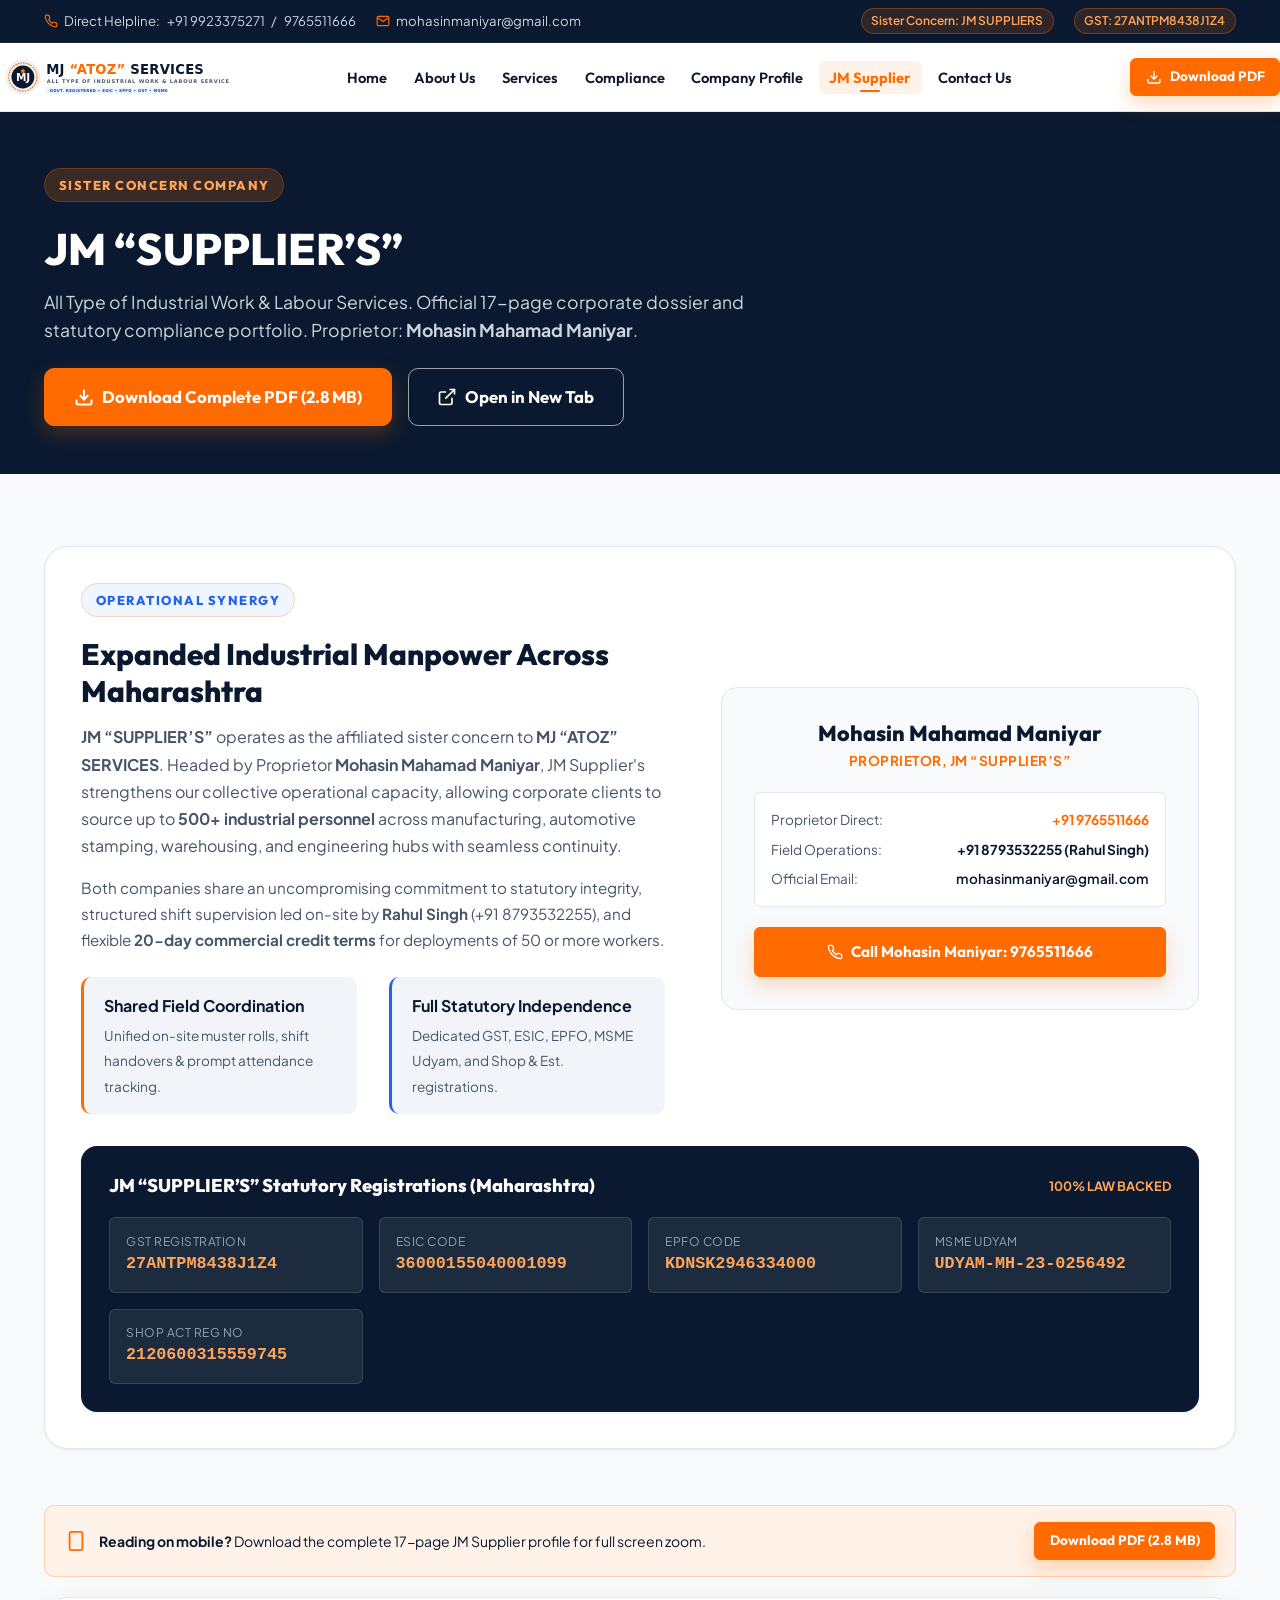
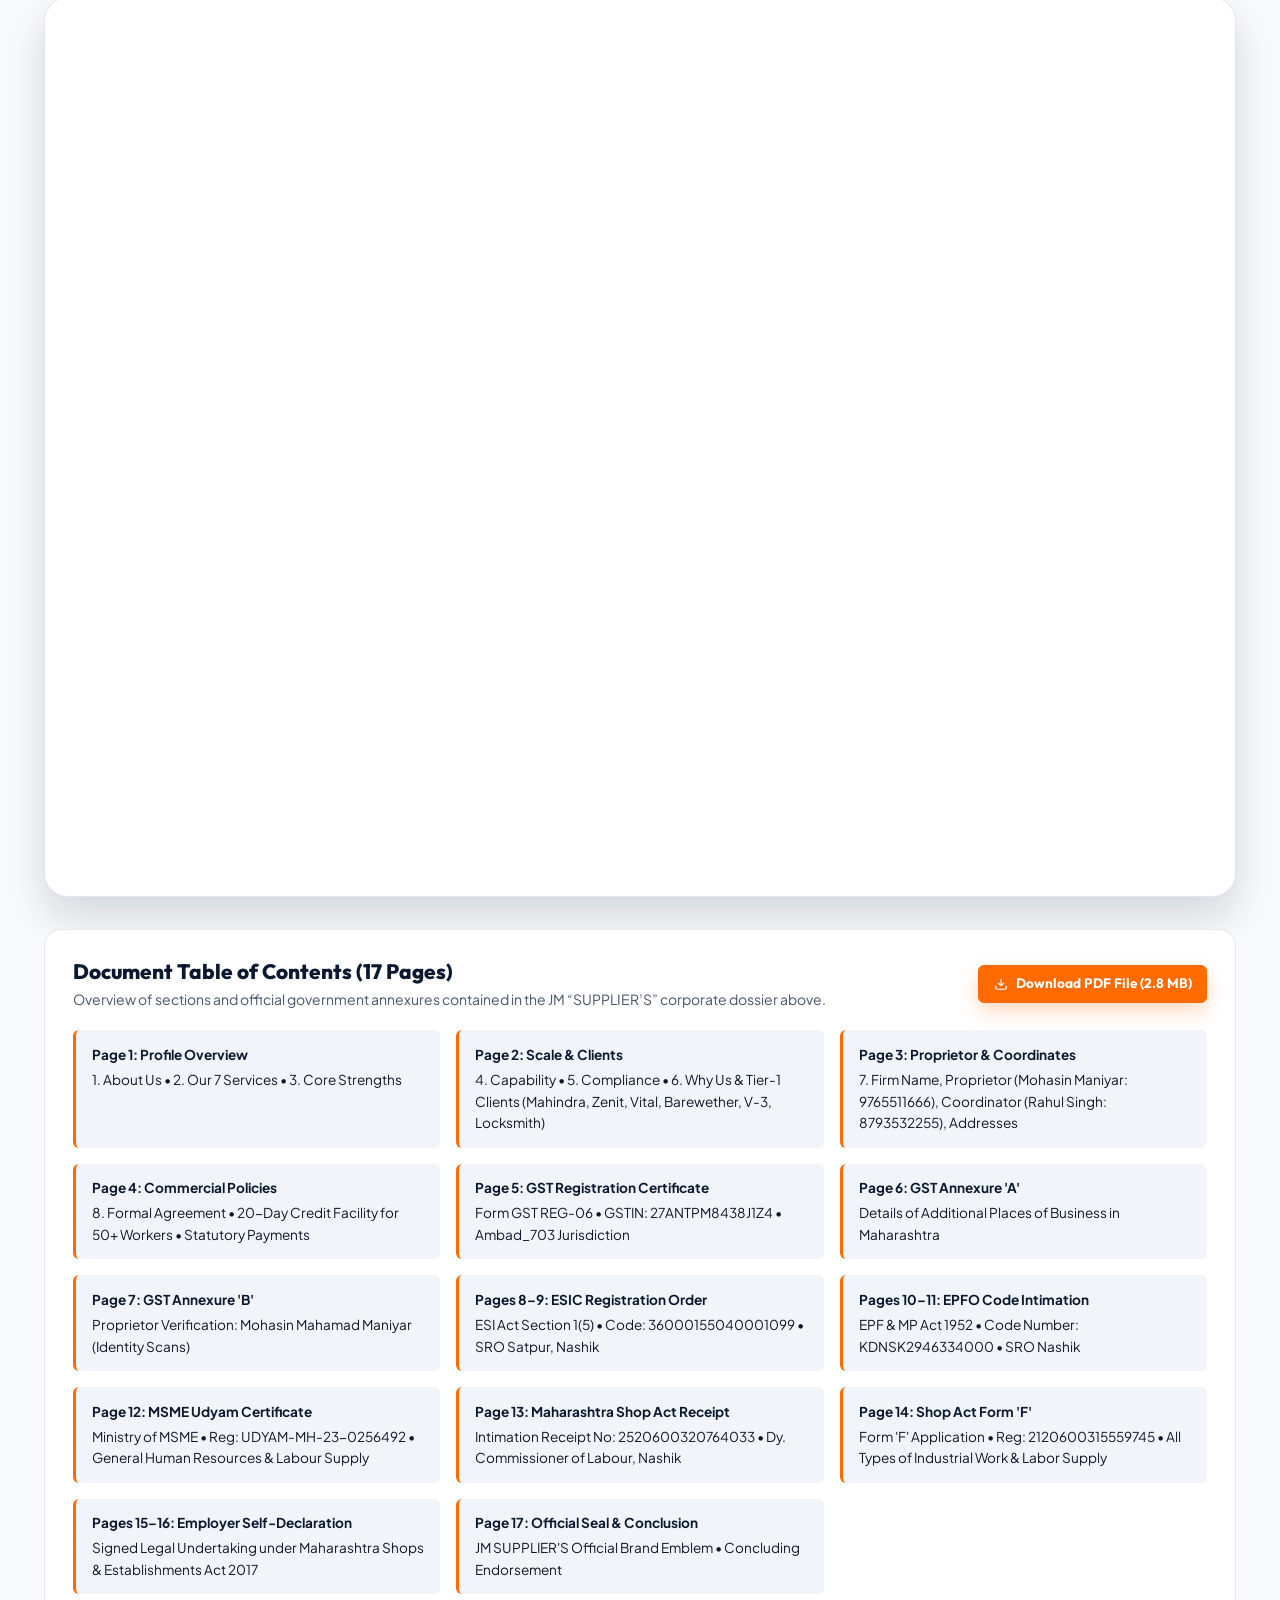
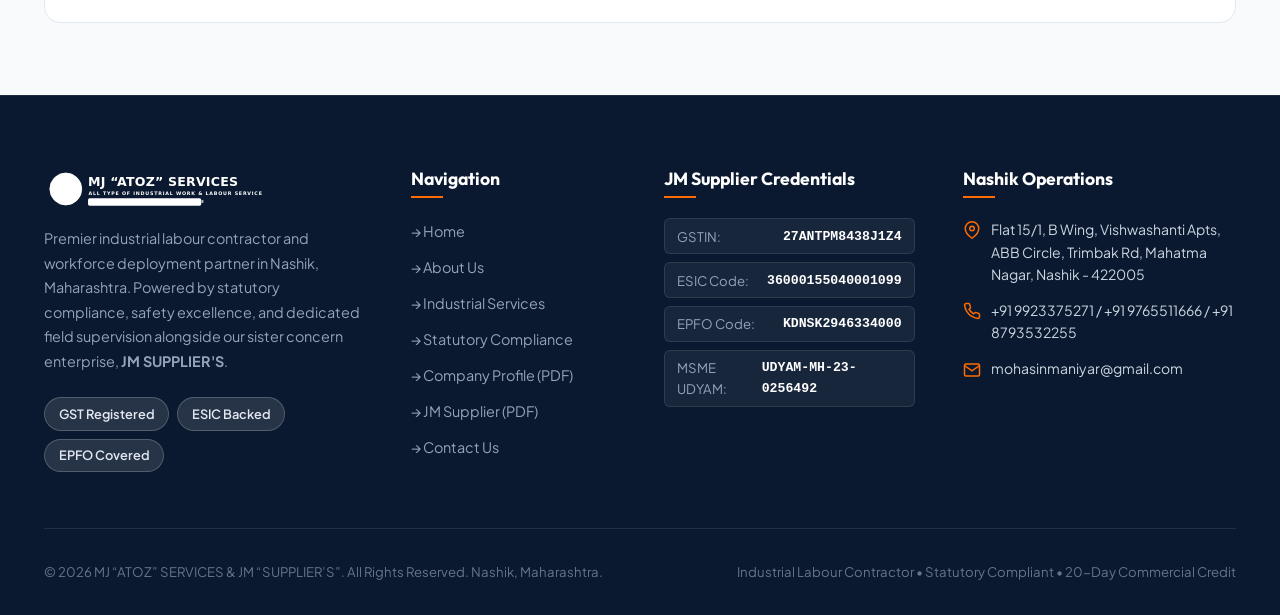
<file: jm-supplier.html>
<!DOCTYPE html>
<html lang="en">
<head>
  <meta charset="UTF-8">
  <meta name="viewport" content="width=device-width, initial-scale=1.0">
  <title>JM Supplier - Sister Concern Company Profile (PDF) | MJ ATOZ SERVICES</title>
  <meta name="description" content="View and download the complete 17-page official Company Profile for JM SUPPLIER'S, sister concern company to MJ ATOZ Services. Proprietor: Mohasin Mahamad Maniyar.">
  <link rel="icon" type="image/svg+xml" href="assets/images/favicon.svg">
  <link rel="stylesheet" href="assets/css/style.css">
</head>
<body>

  <!-- Top Info Bar -->
  <div class="top-bar">
    <div class="container">
      <div class="top-bar-left">
        <span class="top-bar-item">
          <svg viewBox="0 0 24 24" fill="none" stroke="currentColor" stroke-width="2"><path d="M22 16.92v3a2 2 0 0 1-2.18 2 19.79 19.79 0 0 1-8.63-3.07 19.5 19.5 0 0 1-6-6 19.79 19.79 0 0 1-3.07-8.67A2 2 0 0 1 4.11 2h3a2 2 0 0 1 2 1.72 12.84 12.84 0 0 0 .7 2.81 2 2 0 0 1-.45 2.11L8.09 9.91a16 16 0 0 0 6 6l1.27-1.27a2 2 0 0 1 2.11-.45 12.84 12.84 0 0 0 2.81.7A2 2 0 0 1 22 16.92z"/></svg>
          Direct Helpline: <a href="tel:+919923375271">+91 9923375271</a> / <a href="tel:+919765511666">9765511666</a>
        </span>
        <span class="top-bar-item">
          <svg viewBox="0 0 24 24" fill="none" stroke="currentColor" stroke-width="2"><path d="M4 4h16c1.1 0 2 .9 2 2v12c0 1.1-.9 2-2 2H4c-1.1 0-2-.9-2-2V6c0-1.1.9-2 2-2z"/><polyline points="22,6 12,13 2,6"/></svg>
          <a href="mailto:mohasinmaniyar@gmail.com">mohasinmaniyar@gmail.com</a>
        </span>
      </div>
      <div class="top-bar-right">
        <span class="top-badge">Sister Concern: JM SUPPLIERS</span>
        <span class="top-badge">GST: 27ANTPM8438J1Z4</span>
      </div>
    </div>
  </div>

  <!-- Main Navigation -->
  <header class="site-header">
    <div class="container header-inner">
      <a href="index.html" class="brand-logo" aria-label="MJ ATOZ Services Home">
        <img src="assets/images/logo.svg" alt="MJ ATOZ Services Logo" width="260" height="50">
      </a>

      <nav aria-label="Main Navigation">
        <ul class="nav-menu">
          <li><a href="index.html" class="nav-link">Home</a></li>
          <li><a href="about.html" class="nav-link">About Us</a></li>
          <li><a href="services.html" class="nav-link">Services</a></li>
          <li><a href="compliance.html" class="nav-link">Compliance</a></li>
          <li><a href="company-profile.html" class="nav-link">Company Profile</a></li>
          <li><a href="jm-supplier.html" class="nav-link active">JM Supplier</a></li>
          <li><a href="contact.html" class="nav-link">Contact Us</a></li>
        </ul>
      </nav>

      <div class="nav-cta">
        <a href="assets/docs/JM_Suppliers_Company_Profile.pdf" download="JM_Suppliers_Company_Profile.pdf" class="btn btn-sm btn-primary">
          <svg width="16" height="16" viewBox="0 0 24 24" fill="none" stroke="currentColor" stroke-width="2"><path d="M21 15v4a2 2 0 0 1-2 2H5a2 2 0 0 1-2-2v-4"/><polyline points="7 10 12 15 17 10"/><line x1="12" y1="15" x2="12" y2="3"/></svg>
          Download PDF
        </a>
      </div>

      <button type="button" class="mobile-nav-toggle" id="mobileToggle" aria-label="Open Navigation Menu">
        <svg viewBox="0 0 24 24" fill="none" stroke="currentColor" stroke-width="2"><line x1="3" y1="12" x2="21" y2="12"/><line x1="3" y1="6" x2="21" y2="6"/><line x1="3" y1="18" x2="21" y2="18"/></svg>
      </button>
    </div>
  </header>

  <!-- Mobile Drawer -->
  <div class="drawer-overlay" id="drawerOverlay"></div>
  <aside class="mobile-drawer" id="mobileDrawer">
    <div class="mobile-drawer-header">
      <img src="assets/images/logo.svg" alt="MJ ATOZ Services Logo" style="height: 38px;">
      <button class="mobile-close-btn" id="mobileClose">&times;</button>
    </div>
    <ul class="mobile-nav-list">
      <li><a href="index.html" class="nav-link">Home</a></li>
      <li><a href="about.html" class="nav-link">About Us</a></li>
      <li><a href="services.html" class="nav-link">Services</a></li>
      <li><a href="compliance.html" class="nav-link">Compliance &amp; Certificates</a></li>
      <li><a href="company-profile.html" class="nav-link">Company Profile (PDF)</a></li>
      <li><a href="jm-supplier.html" class="nav-link active">JM Supplier (Sister Concern)</a></li>
      <li><a href="contact.html" class="nav-link">Contact Us</a></li>
    </ul>
    <div style="margin-top: auto; display: flex; flex-direction: column; gap: 0.75rem;">
      <a href="assets/docs/JM_Suppliers_Company_Profile.pdf" download class="btn btn-primary" style="width: 100%;">
        Download JM Profile (2.8 MB)
      </a>
      <a href="contact.html" class="btn btn-secondary" style="width: 100%;">
        Contact Operations
      </a>
    </div>
  </aside>

  <main>
    <!-- Page Header Hero Banner -->
    <section class="page-hero">
      <div class="container">
        <div style="display: flex; justify-content: space-between; align-items: center; flex-wrap: wrap; gap: 1.5rem;">
          <div>
            <span class="section-tag" style="background: rgba(255, 107, 0, 0.2); color: #FFA559;">
              Sister Concern Company
            </span>
            <h1 class="page-title">
              JM “SUPPLIER’S”
            </h1>
            <p class="page-subtitle">
              All Type of Industrial Work &amp; Labour Services. Official 17-page corporate dossier and statutory compliance portfolio. Proprietor: <strong>Mohasin Mahamad Maniyar</strong>.
            </p>
          </div>

          <div style="display: flex; gap: 1rem; flex-wrap: wrap;">
            <a href="assets/docs/JM_Suppliers_Company_Profile.pdf" download="JM_Suppliers_Company_Profile.pdf" class="btn btn-lg btn-primary" id="downloadPdfBtn">
              <svg width="20" height="20" viewBox="0 0 24 24" fill="none" stroke="currentColor" stroke-width="2.5"><path d="M21 15v4a2 2 0 0 1-2 2H5a2 2 0 0 1-2-2v-4"/><polyline points="7 10 12 15 17 10"/><line x1="12" y1="15" x2="12" y2="3"/></svg>
              Download Complete PDF (2.8 MB)
            </a>
            <a href="assets/docs/JM_Suppliers_Company_Profile.pdf" target="_blank" rel="noopener" class="btn btn-lg btn-outline-white">
              <svg width="20" height="20" viewBox="0 0 24 24" fill="none" stroke="currentColor" stroke-width="2"><path d="M18 13v6a2 2 0 0 1-2 2H5a2 2 0 0 1-2-2V8a2 2 0 0 1 2-2h6"/><polyline points="15 3 21 3 21 9"/><line x1="10" y1="14" x2="21" y2="3"/></svg>
              Open in New Tab
            </a>
          </div>
        </div>
      </div>
    </section>

    <!-- Sister Concern Synergy & Overview Card -->
    <section class="py-section" style="padding-bottom: 1.5rem;">
      <div class="container">
        <div style="background: var(--bg-surface); border: 1px solid var(--border-color); border-radius: var(--radius-xl); padding: 2.25rem; box-shadow: var(--shadow-sm); margin-bottom: 2rem;">
          <div class="about-hero-grid">
            <div>
              <span class="section-tag" style="background: #EFF6FF; color: #2563EB;">Operational Synergy</span>
              <h2 style="font-size: 1.85rem; margin: 0.35rem 0 0.85rem; color: var(--color-secondary);">
                Expanded Industrial Manpower Across Maharashtra
              </h2>
              <p style="color: var(--text-muted); font-size: 1rem; line-height: 1.7; margin-bottom: 1rem;">
                <strong>JM “SUPPLIER’S”</strong> operates as the affiliated sister concern to <strong>MJ “ATOZ” SERVICES</strong>. Headed by Proprietor <strong>Mohasin Mahamad Maniyar</strong>, JM Supplier's strengthens our collective operational capacity, allowing corporate clients to source up to <strong>500+ industrial personnel</strong> across manufacturing, automotive stamping, warehousing, and engineering hubs with seamless continuity.
              </p>
              <p style="color: var(--text-muted); font-size: 0.95rem; line-height: 1.7; margin-bottom: 1.5rem;">
                Both companies share an uncompromising commitment to statutory integrity, structured shift supervision led on-site by <strong>Rahul Singh</strong> (+91 8793532255), and flexible <strong>20-day commercial credit terms</strong> for deployments of 50 or more workers.
              </p>
              <div class="responsive-grid-2">
                <div style="background: var(--bg-surface-alt); padding: 1rem 1.25rem; border-radius: var(--radius-md); border-left: 3px solid var(--color-primary);">
                  <strong style="color: var(--color-secondary); display: block; margin-bottom: 0.2rem;">Shared Field Coordination</strong>
                  <span style="font-size: 0.85rem; color: var(--text-muted);">Unified on-site muster rolls, shift handovers &amp; prompt attendance tracking.</span>
                </div>
                <div style="background: var(--bg-surface-alt); padding: 1rem 1.25rem; border-radius: var(--radius-md); border-left: 3px solid #2563EB;">
                  <strong style="color: var(--color-secondary); display: block; margin-bottom: 0.2rem;">Full Statutory Independence</strong>
                  <span style="font-size: 0.85rem; color: var(--text-muted);">Dedicated GST, ESIC, EPFO, MSME Udyam, and Shop &amp; Est. registrations.</span>
                </div>
              </div>
            </div>

            <!-- Proprietor & Sister Concern Highlights Card -->
            <div style="background: #F8FAFC; border: 1px solid var(--border-color); border-radius: var(--radius-lg); padding: 2rem; text-align: center;">
              <h3 style="font-size: 1.35rem; color: var(--color-secondary); margin-bottom: 0.2rem;">
                Mohasin Mahamad Maniyar
              </h3>
              <p style="font-size: 0.85rem; color: var(--color-primary); font-weight: 700; text-transform: uppercase; letter-spacing: 0.5px; margin-bottom: 1.25rem;">
                Proprietor, JM “SUPPLIER’S”
              </p>

              <div style="text-align: left; background: #FFFFFF; border: 1px solid var(--border-color); border-radius: var(--radius-sm); padding: 1rem; font-size: 0.85rem; display: flex; flex-direction: column; gap: 0.5rem; margin-bottom: 1.25rem;">
                <div style="display: flex; justify-content: space-between;">
                  <span style="color: var(--text-muted);">Proprietor Direct:</span>
                  <a href="tel:+919765511666" style="color: var(--color-primary); font-weight: 700;">+91 9765511666</a>
                </div>
                <div style="display: flex; justify-content: space-between;">
                  <span style="color: var(--text-muted);">Field Operations:</span>
                  <a href="tel:+918793532255" style="color: var(--color-secondary); font-weight: 700;">+91 8793532255 (Rahul Singh)</a>
                </div>
                <div style="display: flex; justify-content: space-between;">
                  <span style="color: var(--text-muted);">Official Email:</span>
                  <a href="mailto:mohasinmaniyar@gmail.com" style="color: var(--color-secondary); font-weight: 600;">mohasinmaniyar@gmail.com</a>
                </div>
              </div>

              <a href="tel:+919765511666" class="btn btn-primary" style="width: 100%;">
                <svg width="16" height="16" viewBox="0 0 24 24" fill="none" stroke="currentColor" stroke-width="2"><path d="M22 16.92v3a2 2 0 0 1-2.18 2 19.79 19.79 0 0 1-8.63-3.07 19.5 19.5 0 0 1-6-6 19.79 19.79 0 0 1-3.07-8.67A2 2 0 0 1 4.11 2h3a2 2 0 0 1 2 1.72 12.84 12.84 0 0 0 .7 2.81 2 2 0 0 1-.45 2.11L8.09 9.91a16 16 0 0 0 6 6l1.27-1.27a2 2 0 0 1 2.11-.45 12.84 12.84 0 0 0 2.81.7A2 2 0 0 1 22 16.92z"/></svg>
                Call Mohasin Maniyar: 9765511666
              </a>
            </div>
          </div>

          <!-- Statutory Credentials Banner for JM Supplier -->
          <div style="margin-top: 2rem; background: var(--color-secondary); color: #FFFFFF; padding: 1.75rem; border-radius: var(--radius-lg); box-shadow: var(--shadow-sm);">
            <div style="display: flex; justify-content: space-between; align-items: center; flex-wrap: wrap; gap: 0.75rem; margin-bottom: 1.25rem;">
              <h4 style="color: #FFFFFF; font-size: 1.15rem; font-weight: 800;">
                JM “SUPPLIER’S” Statutory Registrations (Maharashtra)
              </h4>
              <span style="color: #FFA559; font-size: 0.8rem; font-weight: 700; text-transform: uppercase;">
                100% Law Backed
              </span>
            </div>
            <div class="statutory-pills-grid">
              <div style="background: rgba(255, 255, 255, 0.08); padding: 0.85rem 1rem; border-radius: var(--radius-sm); border: 1px solid rgba(255, 255, 255, 0.12);">
                <div style="color: #94A3B8; font-size: 0.75rem; text-transform: uppercase; letter-spacing: 0.5px;">GST Registration</div>
                <div style="color: #FFA559; font-size: 1.05rem; font-weight: 800; font-family: monospace;">27ANTPM8438J1Z4</div>
              </div>
              <div style="background: rgba(255, 255, 255, 0.08); padding: 0.85rem 1rem; border-radius: var(--radius-sm); border: 1px solid rgba(255, 255, 255, 0.12);">
                <div style="color: #94A3B8; font-size: 0.75rem; text-transform: uppercase; letter-spacing: 0.5px;">ESIC Code</div>
                <div style="color: #FFA559; font-size: 1.05rem; font-weight: 800; font-family: monospace;">36000155040001099</div>
              </div>
              <div style="background: rgba(255, 255, 255, 0.08); padding: 0.85rem 1rem; border-radius: var(--radius-sm); border: 1px solid rgba(255, 255, 255, 0.12);">
                <div style="color: #94A3B8; font-size: 0.75rem; text-transform: uppercase; letter-spacing: 0.5px;">EPFO Code</div>
                <div style="color: #FFA559; font-size: 1.05rem; font-weight: 800; font-family: monospace;">KDNSK2946334000</div>
              </div>
              <div style="background: rgba(255, 255, 255, 0.08); padding: 0.85rem 1rem; border-radius: var(--radius-sm); border: 1px solid rgba(255, 255, 255, 0.12);">
                <div style="color: #94A3B8; font-size: 0.75rem; text-transform: uppercase; letter-spacing: 0.5px;">MSME UDYAM</div>
                <div style="color: #FFA559; font-size: 1.05rem; font-weight: 800; font-family: monospace;">UDYAM-MH-23-0256492</div>
              </div>
              <div style="background: rgba(255, 255, 255, 0.08); padding: 0.85rem 1rem; border-radius: var(--radius-sm); border: 1px solid rgba(255, 255, 255, 0.12);">
                <div style="color: #94A3B8; font-size: 0.75rem; text-transform: uppercase; letter-spacing: 0.5px;">Shop Act Reg No</div>
                <div style="color: #FFA559; font-size: 1.05rem; font-weight: 800; font-family: monospace;">2120600315559745</div>
              </div>
            </div>
          </div>
        </div>
      </div>
    </section>

    <!-- Native PDF Stream Viewer -->
    <section class="py-section" style="padding-top: 0;">
      <div class="container">
        
        <!-- Mobile PDF Notice -->
        <div style="background: var(--color-primary-light); border: 1px solid rgba(255, 107, 0, 0.25); border-radius: var(--radius-md); padding: 1rem 1.25rem; margin-bottom: 1.25rem; display: flex; align-items: center; justify-content: space-between; flex-wrap: wrap; gap: 0.75rem;">
          <div style="display: flex; align-items: center; gap: 0.75rem;">
            <svg width="22" height="22" viewBox="0 0 24 24" fill="none" stroke="var(--color-primary)" stroke-width="2"><rect x="5" y="2" width="14" height="20" rx="2" ry="2"/><line x1="12" y1="18" x2="12.01" y2="18"/></svg>
            <div style="font-size: 0.875rem; color: var(--color-secondary);">
              <strong>Reading on mobile?</strong> Download the complete 17-page JM Supplier profile for full screen zoom.
            </div>
          </div>
          <a href="assets/docs/JM_Suppliers_Company_Profile.pdf" download="JM_Suppliers_Company_Profile.pdf" class="btn btn-sm btn-primary">
            Download PDF (2.8 MB)
          </a>
        </div>

        <div class="pdf-container-wrap">
          <object data="assets/docs/JM_Suppliers_Company_Profile.pdf" type="application/pdf" width="100%" height="100%">
            <iframe src="assets/docs/JM_Suppliers_Company_Profile.pdf" width="100%" height="100%" style="border: none;">
              <div style="padding: 3rem; text-align: center;">
                <p style="font-size: 1.1rem; color: var(--text-muted); margin-bottom: 1.5rem;">
                  Your browser does not support inline PDF display.
                </p>
                <a href="assets/docs/JM_Suppliers_Company_Profile.pdf" download="JM_Suppliers_Company_Profile.pdf" class="btn btn-primary">
                  Download JM Supplier Official Profile PDF (2.8 MB)
                </a>
              </div>
            </iframe>
          </object>
        </div>

        <!-- PDF Index / Table of Contents -->
        <div class="toc-card">
          <div style="display: flex; justify-content: space-between; align-items: center; flex-wrap: wrap; gap: 1rem;">
            <div>
              <h3 style="font-size: 1.3rem; margin-bottom: 0.25rem;">Document Table of Contents (17 Pages)</h3>
              <p style="font-size: 0.875rem; color: var(--text-muted);">
                Overview of sections and official government annexures contained in the JM “SUPPLIER’S” corporate dossier above.
              </p>
            </div>
            <a href="assets/docs/JM_Suppliers_Company_Profile.pdf" download class="btn btn-sm btn-primary">
              <svg width="14" height="14" viewBox="0 0 24 24" fill="none" stroke="currentColor" stroke-width="2"><path d="M21 15v4a2 2 0 0 1-2 2H5a2 2 0 0 1-2-2v-4"/><polyline points="7 10 12 15 17 10"/><line x1="12" y1="15" x2="12" y2="3"/></svg>
              Download PDF File (2.8 MB)
            </a>
          </div>

          <div class="toc-grid">
            <div class="toc-item">
              <strong>Page 1: Profile Overview</strong>
              1. About Us &bull; 2. Our 7 Services &bull; 3. Core Strengths
            </div>
            <div class="toc-item">
              <strong>Page 2: Scale &amp; Clients</strong>
              4. Capability &bull; 5. Compliance &bull; 6. Why Us &amp; Tier-1 Clients (Mahindra, Zenit, Vital, Barewether, V-3, Locksmith)
            </div>
            <div class="toc-item">
              <strong>Page 3: Proprietor &amp; Coordinates</strong>
              7. Firm Name, Proprietor (Mohasin Maniyar: 9765511666), Coordinator (Rahul Singh: 8793532255), Addresses
            </div>
            <div class="toc-item">
              <strong>Page 4: Commercial Policies</strong>
              8. Formal Agreement &bull; 20-Day Credit Facility for 50+ Workers &bull; Statutory Payments
            </div>
            <div class="toc-item">
              <strong>Page 5: GST Registration Certificate</strong>
              Form GST REG-06 &bull; GSTIN: 27ANTPM8438J1Z4 &bull; Ambad_703 Jurisdiction
            </div>
            <div class="toc-item">
              <strong>Page 6: GST Annexure 'A'</strong>
              Details of Additional Places of Business in Maharashtra
            </div>
            <div class="toc-item">
              <strong>Page 7: GST Annexure 'B'</strong>
              Proprietor Verification: Mohasin Mahamad Maniyar (Identity Scans)
            </div>
            <div class="toc-item">
              <strong>Pages 8–9: ESIC Registration Order</strong>
              ESI Act Section 1(5) &bull; Code: 36000155040001099 &bull; SRO Satpur, Nashik
            </div>
            <div class="toc-item">
              <strong>Pages 10–11: EPFO Code Intimation</strong>
              EPF &amp; MP Act 1952 &bull; Code Number: KDNSK2946334000 &bull; SRO Nashik
            </div>
            <div class="toc-item">
              <strong>Page 12: MSME Udyam Certificate</strong>
              Ministry of MSME &bull; Reg: UDYAM-MH-23-0256492 &bull; General Human Resources &amp; Labour Supply
            </div>
            <div class="toc-item">
              <strong>Page 13: Maharashtra Shop Act Receipt</strong>
              Intimation Receipt No: 2520600320764033 &bull; Dy. Commissioner of Labour, Nashik
            </div>
            <div class="toc-item">
              <strong>Page 14: Shop Act Form 'F'</strong>
              Form 'F' Application &bull; Reg: 2120600315559745 &bull; All Types of Industrial Work &amp; Labor Supply
            </div>
            <div class="toc-item">
              <strong>Pages 15–16: Employer Self-Declaration</strong>
              Signed Legal Undertaking under Maharashtra Shops &amp; Establishments Act 2017
            </div>
            <div class="toc-item">
              <strong>Page 17: Official Seal &amp; Conclusion</strong>
              JM SUPPLIER'S Official Brand Emblem &bull; Concluding Endorsement
            </div>
          </div>
        </div>

      </div>
    </section>
  </main>

  <!-- Site Footer -->
  <footer class="site-footer">
    <div class="container">
      <div class="footer-grid">
        <div class="footer-brand">
          <a href="index.html" class="brand-logo">
            <img src="assets/images/logo.svg" alt="MJ ATOZ Services Logo" style="filter: brightness(0) invert(1); height: 42px;">
          </a>
          <p>
            Premier industrial labour contractor and workforce deployment partner in Nashik, Maharashtra. Powered by statutory compliance, safety excellence, and dedicated field supervision alongside our sister concern enterprise, <strong>JM SUPPLIER'S</strong>.
          </p>
          <div style="display: flex; gap: 0.5rem; flex-wrap: wrap;">
            <span class="hero-badge">GST Registered</span>
            <span class="hero-badge">ESIC Backed</span>
            <span class="hero-badge">EPFO Covered</span>
          </div>
        </div>

        <div class="footer-col">
          <h4>Navigation</h4>
          <ul class="footer-links">
            <li><a href="index.html">&rarr; Home</a></li>
            <li><a href="about.html">&rarr; About Us</a></li>
            <li><a href="services.html">&rarr; Industrial Services</a></li>
            <li><a href="compliance.html">&rarr; Statutory Compliance</a></li>
            <li><a href="company-profile.html">&rarr; Company Profile (PDF)</a></li>
            <li><a href="jm-supplier.html">&rarr; JM Supplier (PDF)</a></li>
            <li><a href="contact.html">&rarr; Contact Us</a></li>
          </ul>
        </div>

        <div class="footer-col">
          <h4>JM Supplier Credentials</h4>
          <div class="footer-compliance-pills">
            <div class="compliance-pill">
              <span>GSTIN:</span>
              <strong>27ANTPM8438J1Z4</strong>
            </div>
            <div class="compliance-pill">
              <span>ESIC Code:</span>
              <strong>36000155040001099</strong>
            </div>
            <div class="compliance-pill">
              <span>EPFO Code:</span>
              <strong>KDNSK2946334000</strong>
            </div>
            <div class="compliance-pill">
              <span>MSME UDYAM:</span>
              <strong>UDYAM-MH-23-0256492</strong>
            </div>
          </div>
        </div>

        <div class="footer-col">
          <h4>Nashik Operations</h4>
          <ul class="footer-contact-list">
            <li class="footer-contact-item">
              <svg viewBox="0 0 24 24" fill="none" stroke="currentColor" stroke-width="2"><path d="M21 10c0 7-9 13-9 13s-9-6-9-13a9 9 0 0 1 18 0z"/><circle cx="12" cy="10" r="3"/></svg>
              <span>Flat 15/1, B Wing, Vishwashanti Apts, ABB Circle, Trimbak Rd, Mahatma Nagar, Nashik - 422005</span>
            </li>
            <li class="footer-contact-item">
              <svg viewBox="0 0 24 24" fill="none" stroke="currentColor" stroke-width="2"><path d="M22 16.92v3a2 2 0 0 1-2.18 2 19.79 19.79 0 0 1-8.63-3.07 19.5 19.5 0 0 1-6-6 19.79 19.79 0 0 1-3.07-8.67A2 2 0 0 1 4.11 2h3a2 2 0 0 1 2 1.72 12.84 12.84 0 0 0 .7 2.81 2 2 0 0 1-.45 2.11L8.09 9.91a16 16 0 0 0 6 6l1.27-1.27a2 2 0 0 1 2.11-.45 12.84 12.84 0 0 0 2.81.7A2 2 0 0 1 22 16.92z"/></svg>
              <span>+91 9923375271 / +91 9765511666 / +91 8793532255</span>
            </li>
            <li class="footer-contact-item">
              <svg viewBox="0 0 24 24" fill="none" stroke="currentColor" stroke-width="2"><path d="M4 4h16c1.1 0 2 .9 2 2v12c0 1.1-.9 2-2 2H4c-1.1 0-2-.9-2-2V6c0-1.1.9-2 2-2z"/><polyline points="22,6 12,13 2,6"/></svg>
              <span>mohasinmaniyar@gmail.com</span>
            </li>
          </ul>
        </div>
      </div>

      <div class="footer-bottom">
        <p>&copy; 2026 MJ “ATOZ” SERVICES &amp; JM “SUPPLIER’S”. All Rights Reserved. Nashik, Maharashtra.</p>
        <p>Industrial Labour Contractor &bull; Statutory Compliant &bull; 20-Day Commercial Credit</p>
      </div>
    </div>
  </footer>

  <script src="assets/js/main.js"></script>
</body>
</html>
</file>
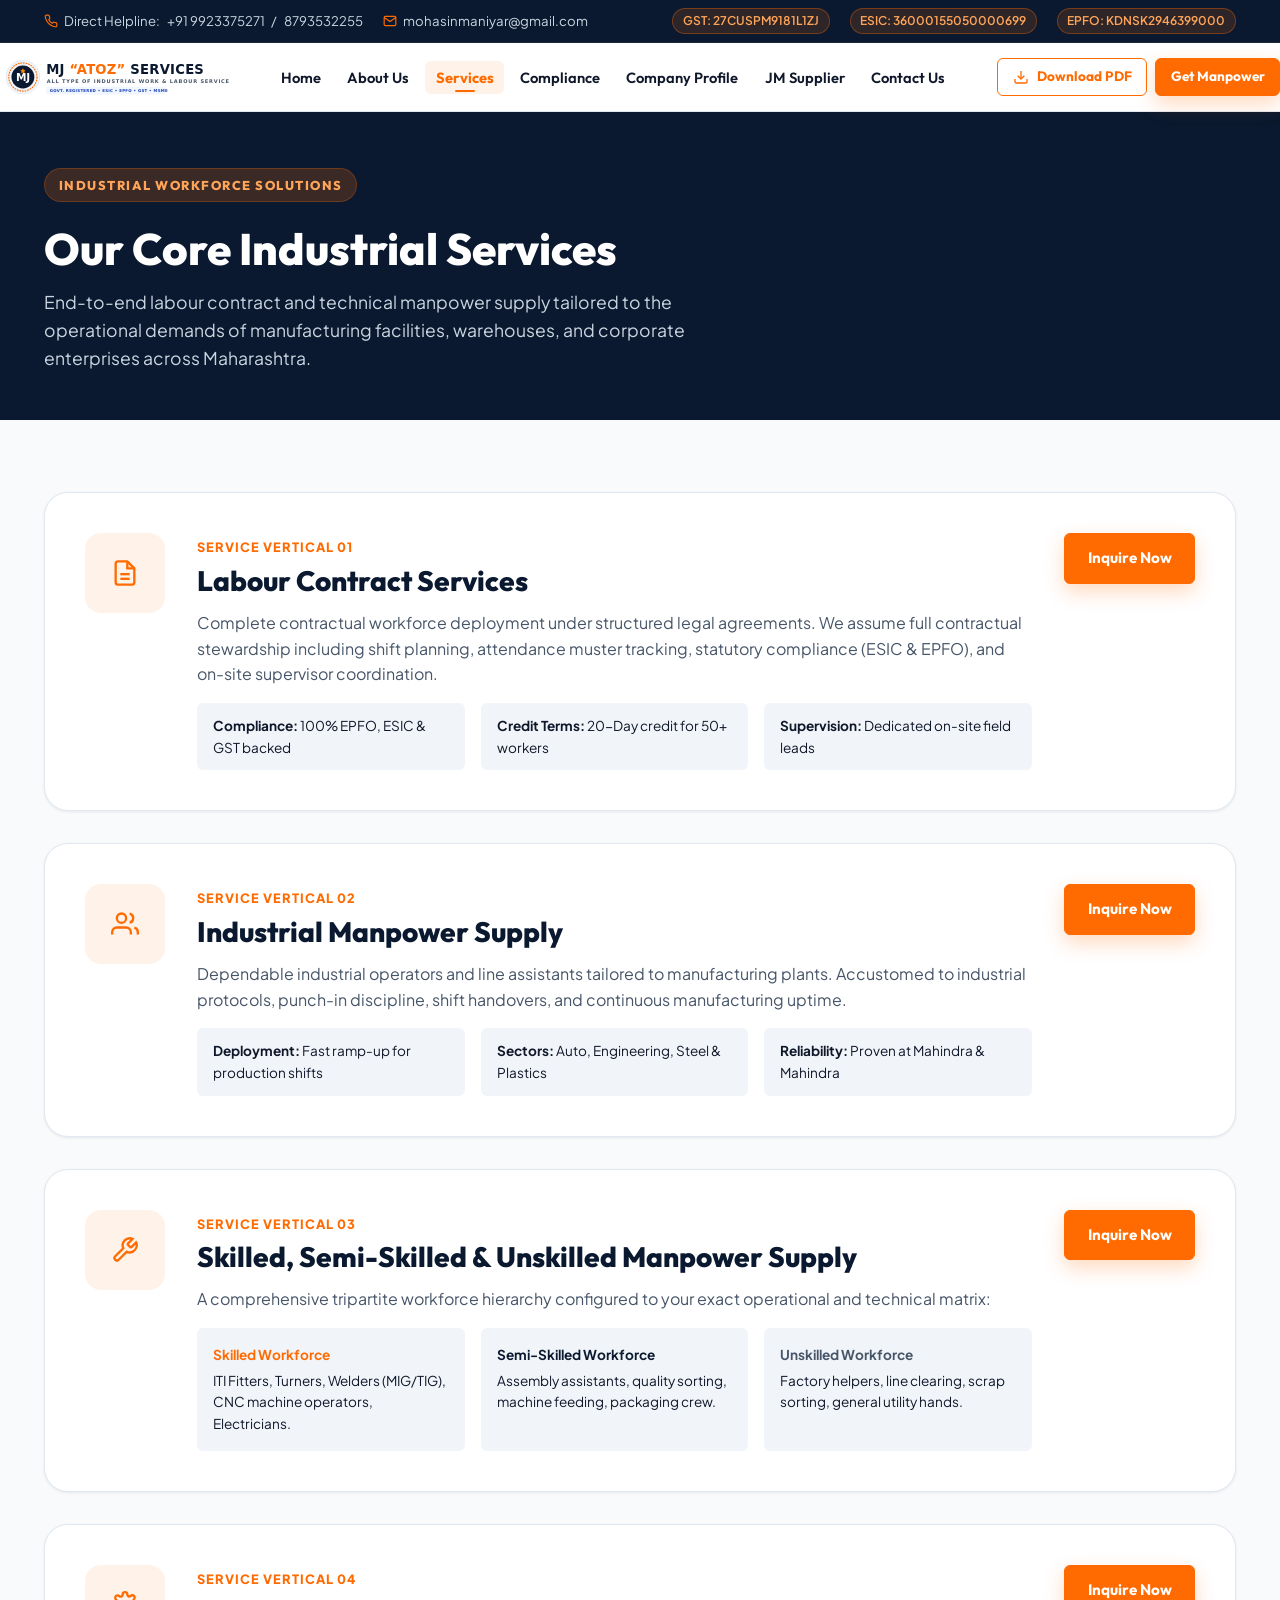
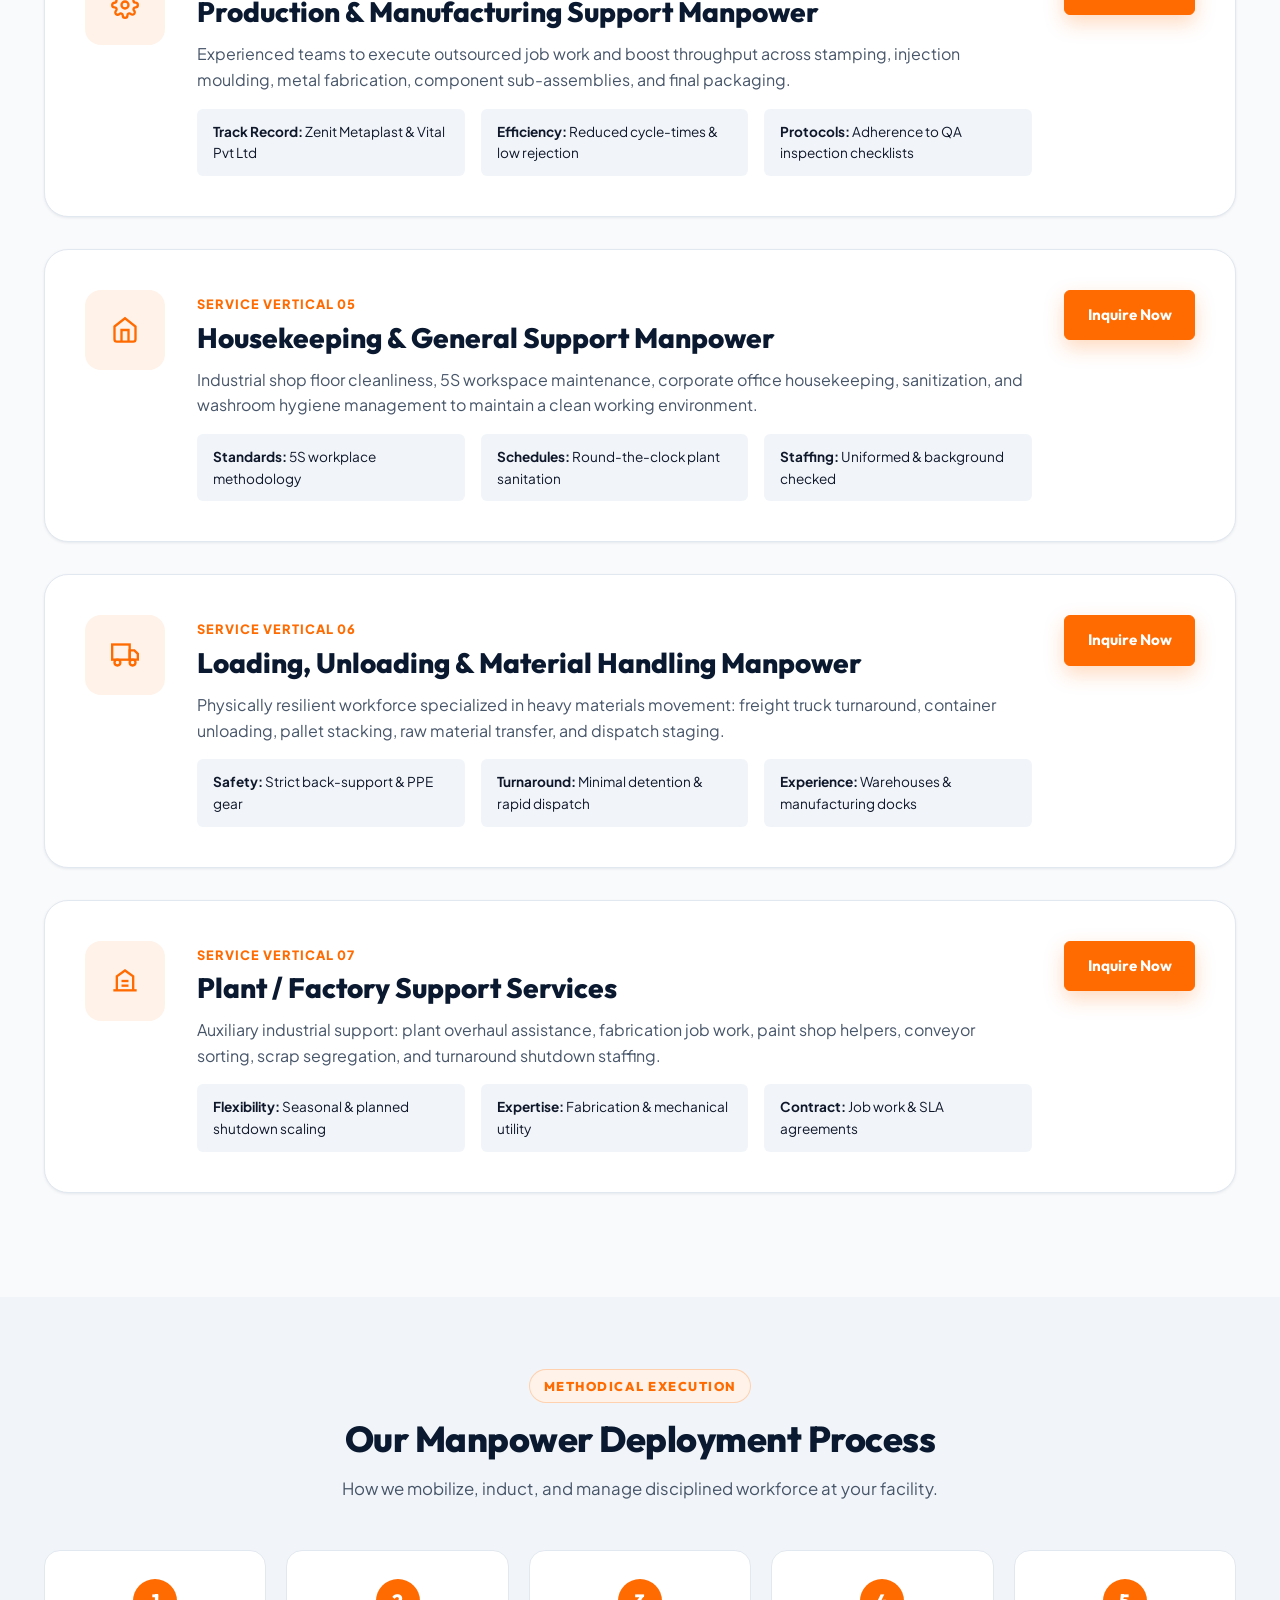
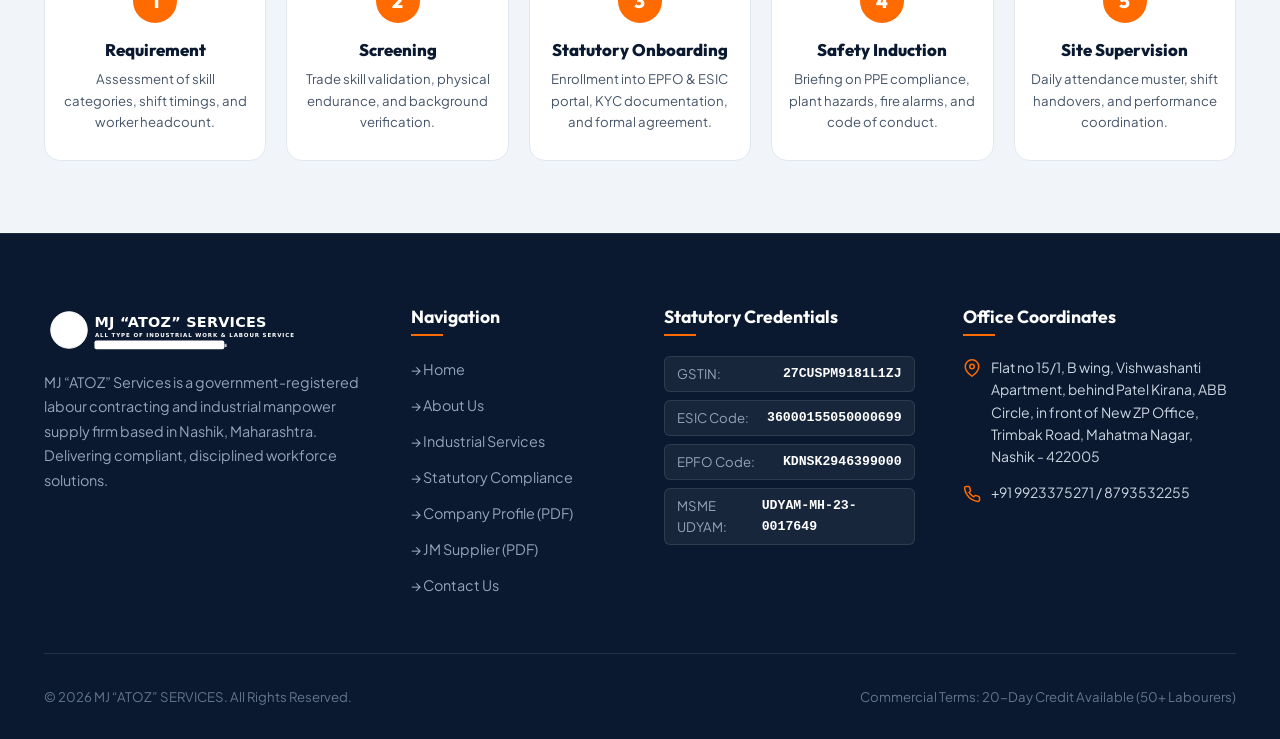
<file: services.html>
<!DOCTYPE html>
<html lang="en">
<head>
  <meta charset="UTF-8">
  <meta name="viewport" content="width=device-width, initial-scale=1.0">
  <title>Industrial Services | MJ ATOZ SERVICES - Labour Contract &amp; Manpower</title>
  <meta name="description" content="Explore our full portfolio of industrial manpower services: Labour contract, skilled/semi/unskilled labour, manufacturing support, material handling, and plant maintenance.">
  <link rel="icon" type="image/svg+xml" href="assets/images/favicon.svg">
  <link rel="stylesheet" href="assets/css/style.css">
</head>
<body>

  <!-- Top Info Bar -->
  <div class="top-bar">
    <div class="container">
      <div class="top-bar-left">
        <span class="top-bar-item">
          <svg viewBox="0 0 24 24" fill="none" stroke="currentColor" stroke-width="2"><path d="M22 16.92v3a2 2 0 0 1-2.18 2 19.79 19.79 0 0 1-8.63-3.07 19.5 19.5 0 0 1-6-6 19.79 19.79 0 0 1-3.07-8.67A2 2 0 0 1 4.11 2h3a2 2 0 0 1 2 1.72 12.84 12.84 0 0 0 .7 2.81 2 2 0 0 1-.45 2.11L8.09 9.91a16 16 0 0 0 6 6l1.27-1.27a2 2 0 0 1 2.11-.45 12.84 12.84 0 0 0 2.81.7A2 2 0 0 1 22 16.92z"/></svg>
          Direct Helpline: <a href="tel:+919923375271">+91 9923375271</a> / <a href="tel:+918793532255">8793532255</a>
        </span>
        <span class="top-bar-item">
          <svg viewBox="0 0 24 24" fill="none" stroke="currentColor" stroke-width="2"><path d="M4 4h16c1.1 0 2 .9 2 2v12c0 1.1-.9 2-2 2H4c-1.1 0-2-.9-2-2V6c0-1.1.9-2 2-2z"/><polyline points="22,6 12,13 2,6"/></svg>
          <a href="mailto:mohasinmaniyar@gmail.com">mohasinmaniyar@gmail.com</a>
        </span>
      </div>
      <div class="top-bar-right">
        <span class="top-badge">GST: 27CUSPM9181L1ZJ</span>
        <span class="top-badge">ESIC: 36000155050000699</span>
        <span class="top-badge">EPFO: KDNSK2946399000</span>
      </div>
    </div>
  </div>

  <!-- Header -->
  <header class="site-header">
    <div class="container header-inner">
      <a href="index.html" class="brand-logo" aria-label="MJ ATOZ Services Home">
        <img src="assets/images/logo.svg" alt="MJ ATOZ Services Logo" width="260" height="50">
      </a>

      <nav aria-label="Main Navigation">
        <ul class="nav-menu">
          <li><a href="index.html" class="nav-link">Home</a></li>
          <li><a href="about.html" class="nav-link">About Us</a></li>
          <li><a href="services.html" class="nav-link active">Services</a></li>
          <li><a href="compliance.html" class="nav-link">Compliance</a></li>
          <li><a href="company-profile.html" class="nav-link">Company Profile</a></li>
          <li><a href="jm-supplier.html" class="nav-link">JM Supplier</a></li>
          <li><a href="contact.html" class="nav-link">Contact Us</a></li>
        </ul>
      </nav>

      <div class="nav-cta">
        <a href="assets/docs/MJ_AtoZ_Services_Company_Profile.pdf" download="MJ_AtoZ_Services_Company_Profile.pdf" class="btn btn-sm btn-outline-primary">
          <svg width="16" height="16" viewBox="0 0 24 24" fill="none" stroke="currentColor" stroke-width="2"><path d="M21 15v4a2 2 0 0 1-2 2H5a2 2 0 0 1-2-2v-4"/><polyline points="7 10 12 15 17 10"/><line x1="12" y1="15" x2="12" y2="3"/></svg>
          Download PDF
        </a>
        <a href="contact.html" class="btn btn-sm btn-primary">Get Manpower</a>
      </div>

      <button type="button" class="mobile-nav-toggle" id="mobileToggle" aria-label="Open Navigation Menu">
        <svg viewBox="0 0 24 24" fill="none" stroke="currentColor" stroke-width="2"><line x1="3" y1="12" x2="21" y2="12"/><line x1="3" y1="6" x2="21" y2="6"/><line x1="3" y1="18" x2="21" y2="18"/></svg>
      </button>
    </div>
  </header>

  <!-- Mobile Drawer -->
  <div class="drawer-overlay" id="drawerOverlay"></div>
  <aside class="mobile-drawer" id="mobileDrawer">
    <div class="mobile-drawer-header">
      <img src="assets/images/logo.svg" alt="MJ ATOZ Services Logo" style="height: 38px;">
      <button class="mobile-close-btn" id="mobileClose">&times;</button>
    </div>
    <ul class="mobile-nav-list">
      <li><a href="index.html" class="nav-link">Home</a></li>
      <li><a href="about.html" class="nav-link">About Us</a></li>
      <li><a href="services.html" class="nav-link active">Services</a></li>
      <li><a href="compliance.html" class="nav-link">Compliance &amp; Certificates</a></li>
      <li><a href="company-profile.html" class="nav-link">Company Profile (PDF)</a></li>
      <li><a href="jm-supplier.html" class="nav-link">JM Supplier (Sister Concern)</a></li>
      <li><a href="contact.html" class="nav-link">Contact Us</a></li>
    </ul>
  </aside>

  <main>
    <!-- Page Header Banner -->
    <section class="page-hero">
      <div class="container">
        <span class="section-tag" style="background: rgba(255, 107, 0, 0.2); color: #FFA559;">Industrial Workforce Solutions</span>
        <h1 class="page-title">
          Our Core Industrial Services
        </h1>
        <p class="page-subtitle">
          End-to-end labour contract and technical manpower supply tailored to the operational demands of manufacturing facilities, warehouses, and corporate enterprises across Maharashtra.
        </p>
      </div>
    </section>

    <!-- Services Detailed List -->
    <section class="py-section">
      <div class="container">
        
        <!-- 1. Labour Contract Services -->
        <article id="labour-contract" class="service-detail-card">
          <div class="service-icon-box">
            <svg width="40" height="40" viewBox="0 0 24 24" fill="none" stroke="currentColor" stroke-width="2"><path d="M14 2H6a2 2 0 0 0-2 2v16a2 2 0 0 0 2 2h12a2 2 0 0 0 2-2V8z"/><polyline points="14 2 14 8 20 8"/><line x1="16" y1="13" x2="8" y2="13"/><line x1="16" y1="17" x2="8" y2="17"/></svg>
          </div>
          <div>
            <span style="color: var(--color-primary); font-size: 0.8rem; font-weight: 800; text-transform: uppercase; letter-spacing: 1px;">Service Vertical 01</span>
            <h2 style="font-size: 1.75rem; margin: 0.25rem 0 0.75rem;">Labour Contract Services</h2>
            <p style="color: var(--text-muted); font-size: 1rem; line-height: 1.6; margin-bottom: 1rem;">
              Complete contractual workforce deployment under structured legal agreements. We assume full contractual stewardship including shift planning, attendance muster tracking, statutory compliance (ESIC &amp; EPFO), and on-site supervisor coordination.
            </p>
            <div class="service-subgrid">
              <div style="background: var(--bg-surface-alt); padding: 0.75rem 1rem; border-radius: var(--radius-sm); font-size: 0.85rem;">
                <strong>Compliance:</strong> 100% EPFO, ESIC &amp; GST backed
              </div>
              <div style="background: var(--bg-surface-alt); padding: 0.75rem 1rem; border-radius: var(--radius-sm); font-size: 0.85rem;">
                <strong>Credit Terms:</strong> 20-Day credit for 50+ workers
              </div>
              <div style="background: var(--bg-surface-alt); padding: 0.75rem 1rem; border-radius: var(--radius-sm); font-size: 0.85rem;">
                <strong>Supervision:</strong> Dedicated on-site field leads
              </div>
            </div>
          </div>
          <div>
            <a href="contact.html?service=Labour+Contract+Services" class="btn btn-primary">Inquire Now</a>
          </div>
        </article>

        <!-- 2. Industrial Manpower Supply -->
        <article id="industrial-manpower" class="service-detail-card">
          <div class="service-icon-box">
            <svg width="40" height="40" viewBox="0 0 24 24" fill="none" stroke="currentColor" stroke-width="2"><path d="M17 21v-2a4 4 0 0 0-4-4H5a4 4 0 0 0-4 4v2"/><circle cx="9" cy="7" r="4"/><path d="M23 21v-2a4 4 0 0 0-3-3.87"/><path d="M16 3.13a4 4 0 0 1 0 7.75"/></svg>
          </div>
          <div>
            <span style="color: var(--color-primary); font-size: 0.8rem; font-weight: 800; text-transform: uppercase; letter-spacing: 1px;">Service Vertical 02</span>
            <h2 style="font-size: 1.75rem; margin: 0.25rem 0 0.75rem;">Industrial Manpower Supply</h2>
            <p style="color: var(--text-muted); font-size: 1rem; line-height: 1.6; margin-bottom: 1rem;">
              Dependable industrial operators and line assistants tailored to manufacturing plants. Accustomed to industrial protocols, punch-in discipline, shift handovers, and continuous manufacturing uptime.
            </p>
            <div class="service-subgrid">
              <div style="background: var(--bg-surface-alt); padding: 0.75rem 1rem; border-radius: var(--radius-sm); font-size: 0.85rem;">
                <strong>Deployment:</strong> Fast ramp-up for production shifts
              </div>
              <div style="background: var(--bg-surface-alt); padding: 0.75rem 1rem; border-radius: var(--radius-sm); font-size: 0.85rem;">
                <strong>Sectors:</strong> Auto, Engineering, Steel &amp; Plastics
              </div>
              <div style="background: var(--bg-surface-alt); padding: 0.75rem 1rem; border-radius: var(--radius-sm); font-size: 0.85rem;">
                <strong>Reliability:</strong> Proven at Mahindra &amp; Mahindra
              </div>
            </div>
          </div>
          <div>
            <a href="contact.html?service=Industrial+Manpower+Supply" class="btn btn-primary">Inquire Now</a>
          </div>
        </article>

        <!-- 3. Skilled, Semi-Skilled & Unskilled Manpower -->
        <article id="skilled-manpower" class="service-detail-card">
          <div class="service-icon-box">
            <svg width="40" height="40" viewBox="0 0 24 24" fill="none" stroke="currentColor" stroke-width="2"><path d="M14.7 6.3a1 1 0 0 0 0 1.4l1.6 1.6a1 1 0 0 0 1.4 0l3.77-3.77a6 6 0 0 1-7.94 7.94l-6.91 6.91a2.12 2.12 0 0 1-3-3l6.91-6.91a6 6 0 0 1 7.94-7.94l-3.76 3.76z"/></svg>
          </div>
          <div>
            <span style="color: var(--color-primary); font-size: 0.8rem; font-weight: 800; text-transform: uppercase; letter-spacing: 1px;">Service Vertical 03</span>
            <h2 style="font-size: 1.75rem; margin: 0.25rem 0 0.75rem;">Skilled, Semi-Skilled &amp; Unskilled Manpower Supply</h2>
            <p style="color: var(--text-muted); font-size: 1rem; line-height: 1.6; margin-bottom: 1rem;">
              A comprehensive tripartite workforce hierarchy configured to your exact operational and technical matrix:
            </p>
            <div class="service-subgrid">
              <div style="background: var(--bg-surface-alt); padding: 1rem; border-radius: var(--radius-sm); font-size: 0.85rem;">
                <strong style="color: var(--color-primary); display: block; margin-bottom: 0.25rem;">Skilled Workforce</strong>
                ITI Fitters, Turners, Welders (MIG/TIG), CNC machine operators, Electricians.
              </div>
              <div style="background: var(--bg-surface-alt); padding: 1rem; border-radius: var(--radius-sm); font-size: 0.85rem;">
                <strong style="color: var(--color-secondary); display: block; margin-bottom: 0.25rem;">Semi-Skilled Workforce</strong>
                Assembly assistants, quality sorting, machine feeding, packaging crew.
              </div>
              <div style="background: var(--bg-surface-alt); padding: 1rem; border-radius: var(--radius-sm); font-size: 0.85rem;">
                <strong style="color: var(--text-muted); display: block; margin-bottom: 0.25rem;">Unskilled Workforce</strong>
                Factory helpers, line clearing, scrap sorting, general utility hands.
              </div>
            </div>
          </div>
          <div>
            <a href="contact.html?service=Skilled+Manpower+Supply" class="btn btn-primary">Inquire Now</a>
          </div>
        </article>

        <!-- 4. Production & Manufacturing Support -->
        <article id="manufacturing-support" class="service-detail-card">
          <div class="service-icon-box">
            <svg width="40" height="40" viewBox="0 0 24 24" fill="none" stroke="currentColor" stroke-width="2"><circle cx="12" cy="12" r="3"/><path d="M19.4 15a1.65 1.65 0 0 0 .33 1.82l.06.06a2 2 0 0 1 0 2.83 2 2 0 0 1-2.83 0l-.06-.06a1.65 1.65 0 0 0-1.82-.33 1.65 1.65 0 0 0-1 1.51V21a2 2 0 0 1-2 2 2 2 0 0 1-2-2v-.09A1.65 1.65 0 0 0 9 19.4a1.65 1.65 0 0 0-1.82.33l-.06.06a2 2 0 0 1-2.83 0 2 2 0 0 1 0-2.83l.06-.06a1.65 1.65 0 0 0 .33-1.82 1.65 1.65 0 0 0-1.51-1H3a2 2 0 0 1-2-2 2 2 0 0 1 2-2h.09A1.65 1.65 0 0 0 4.6 9a1.65 1.65 0 0 0-.33-1.82l-.06-.06a2 2 0 0 1 0-2.83 2 2 0 0 1 2.83 0l.06.06a1.65 1.65 0 0 0 1.82.33H9a1.65 1.65 0 0 0 1-1.51V3a2 2 0 0 1 2-2 2 2 0 0 1 2 2v.09a1.65 1.65 0 0 0 1 1.51 1.65 1.65 0 0 0 1.82-.33l.06-.06a2 2 0 0 1 2.83 0 2 2 0 0 1 0 2.83l-.06.06a1.65 1.65 0 0 0-.33 1.82V9a1.65 1.65 0 0 0 1.51 1H21a2 2 0 0 1 2 2 2 2 0 0 1-2 2h-.09a1.65 1.65 0 0 0-1.51 1z"/></svg>
          </div>
          <div>
            <span style="color: var(--color-primary); font-size: 0.8rem; font-weight: 800; text-transform: uppercase; letter-spacing: 1px;">Service Vertical 04</span>
            <h2 style="font-size: 1.75rem; margin: 0.25rem 0 0.75rem;">Production &amp; Manufacturing Support Manpower</h2>
            <p style="color: var(--text-muted); font-size: 1rem; line-height: 1.6; margin-bottom: 1rem;">
              Experienced teams to execute outsourced job work and boost throughput across stamping, injection moulding, metal fabrication, component sub-assemblies, and final packaging.
            </p>
            <div class="service-subgrid">
              <div style="background: var(--bg-surface-alt); padding: 0.75rem 1rem; border-radius: var(--radius-sm); font-size: 0.85rem;">
                <strong>Track Record:</strong> Zenit Metaplast &amp; Vital Pvt Ltd
              </div>
              <div style="background: var(--bg-surface-alt); padding: 0.75rem 1rem; border-radius: var(--radius-sm); font-size: 0.85rem;">
                <strong>Efficiency:</strong> Reduced cycle-times &amp; low rejection
              </div>
              <div style="background: var(--bg-surface-alt); padding: 0.75rem 1rem; border-radius: var(--radius-sm); font-size: 0.85rem;">
                <strong>Protocols:</strong> Adherence to QA inspection checklists
              </div>
            </div>
          </div>
          <div>
            <a href="contact.html?service=Manufacturing+Support" class="btn btn-primary">Inquire Now</a>
          </div>
        </article>

        <!-- 5. Housekeeping & General Support -->
        <article id="housekeeping-support" class="service-detail-card">
          <div class="service-icon-box">
            <svg width="40" height="40" viewBox="0 0 24 24" fill="none" stroke="currentColor" stroke-width="2"><path d="M3 9l9-7 9 7v11a2 2 0 0 1-2 2H5a2 2 0 0 1-2-2z"/><polyline points="9 22 9 12 15 12 15 22"/></svg>
          </div>
          <div>
            <span style="color: var(--color-primary); font-size: 0.8rem; font-weight: 800; text-transform: uppercase; letter-spacing: 1px;">Service Vertical 05</span>
            <h2 style="font-size: 1.75rem; margin: 0.25rem 0 0.75rem;">Housekeeping &amp; General Support Manpower</h2>
            <p style="color: var(--text-muted); font-size: 1rem; line-height: 1.6; margin-bottom: 1rem;">
              Industrial shop floor cleanliness, 5S workspace maintenance, corporate office housekeeping, sanitization, and washroom hygiene management to maintain a clean working environment.
            </p>
            <div class="service-subgrid">
              <div style="background: var(--bg-surface-alt); padding: 0.75rem 1rem; border-radius: var(--radius-sm); font-size: 0.85rem;">
                <strong>Standards:</strong> 5S workplace methodology
              </div>
              <div style="background: var(--bg-surface-alt); padding: 0.75rem 1rem; border-radius: var(--radius-sm); font-size: 0.85rem;">
                <strong>Schedules:</strong> Round-the-clock plant sanitation
              </div>
              <div style="background: var(--bg-surface-alt); padding: 0.75rem 1rem; border-radius: var(--radius-sm); font-size: 0.85rem;">
                <strong>Staffing:</strong> Uniformed &amp; background checked
              </div>
            </div>
          </div>
          <div>
            <a href="contact.html?service=Housekeeping+Support" class="btn btn-primary">Inquire Now</a>
          </div>
        </article>

        <!-- 6. Loading, Unloading & Material Handling -->
        <article id="material-handling" class="service-detail-card">
          <div class="service-icon-box">
            <svg width="40" height="40" viewBox="0 0 24 24" fill="none" stroke="currentColor" stroke-width="2"><rect x="1" y="3" width="15" height="13"/><polygon points="16 8 20 8 23 11 23 16 16 16 16 8"/><circle cx="5.5" cy="18.5" r="2.5"/><circle cx="18.5" cy="18.5" r="2.5"/></svg>
          </div>
          <div>
            <span style="color: var(--color-primary); font-size: 0.8rem; font-weight: 800; text-transform: uppercase; letter-spacing: 1px;">Service Vertical 06</span>
            <h2 style="font-size: 1.75rem; margin: 0.25rem 0 0.75rem;">Loading, Unloading &amp; Material Handling Manpower</h2>
            <p style="color: var(--text-muted); font-size: 1rem; line-height: 1.6; margin-bottom: 1rem;">
              Physically resilient workforce specialized in heavy materials movement: freight truck turnaround, container unloading, pallet stacking, raw material transfer, and dispatch staging.
            </p>
            <div class="service-subgrid">
              <div style="background: var(--bg-surface-alt); padding: 0.75rem 1rem; border-radius: var(--radius-sm); font-size: 0.85rem;">
                <strong>Safety:</strong> Strict back-support &amp; PPE gear
              </div>
              <div style="background: var(--bg-surface-alt); padding: 0.75rem 1rem; border-radius: var(--radius-sm); font-size: 0.85rem;">
                <strong>Turnaround:</strong> Minimal detention &amp; rapid dispatch
              </div>
              <div style="background: var(--bg-surface-alt); padding: 0.75rem 1rem; border-radius: var(--radius-sm); font-size: 0.85rem;">
                <strong>Experience:</strong> Warehouses &amp; manufacturing docks
              </div>
            </div>
          </div>
          <div>
            <a href="contact.html?service=Material+Handling" class="btn btn-primary">Inquire Now</a>
          </div>
        </article>

        <!-- 7. Plant / Factory Support Services -->
        <article id="factory-support" class="service-detail-card">
          <div class="service-icon-box">
            <svg width="40" height="40" viewBox="0 0 24 24" fill="none" stroke="currentColor" stroke-width="2"><path d="M2 20h20"/><path d="M5 20V8l7-5 7 5v12"/><path d="M9 12h6"/><path d="M9 16h6"/></svg>
          </div>
          <div>
            <span style="color: var(--color-primary); font-size: 0.8rem; font-weight: 800; text-transform: uppercase; letter-spacing: 1px;">Service Vertical 07</span>
            <h2 style="font-size: 1.75rem; margin: 0.25rem 0 0.75rem;">Plant / Factory Support Services</h2>
            <p style="color: var(--text-muted); font-size: 1rem; line-height: 1.6; margin-bottom: 1rem;">
              Auxiliary industrial support: plant overhaul assistance, fabrication job work, paint shop helpers, conveyor sorting, scrap segregation, and turnaround shutdown staffing.
            </p>
            <div class="service-subgrid">
              <div style="background: var(--bg-surface-alt); padding: 0.75rem 1rem; border-radius: var(--radius-sm); font-size: 0.85rem;">
                <strong>Flexibility:</strong> Seasonal &amp; planned shutdown scaling
              </div>
              <div style="background: var(--bg-surface-alt); padding: 0.75rem 1rem; border-radius: var(--radius-sm); font-size: 0.85rem;">
                <strong>Expertise:</strong> Fabrication &amp; mechanical utility
              </div>
              <div style="background: var(--bg-surface-alt); padding: 0.75rem 1rem; border-radius: var(--radius-sm); font-size: 0.85rem;">
                <strong>Contract:</strong> Job work &amp; SLA agreements
              </div>
            </div>
          </div>
          <div>
            <a href="contact.html?service=Plant+Support+Services" class="btn btn-primary">Inquire Now</a>
          </div>
        </article>

      </div>
    </section>

    <!-- 5-Step Deployment Process -->
    <section class="py-section bg-alt">
      <div class="container">
        <div class="section-header">
          <span class="section-tag">Methodical Execution</span>
          <h2 class="section-title">Our Manpower Deployment Process</h2>
          <p class="section-subtitle">
            How we mobilize, induct, and manage disciplined workforce at your facility.
          </p>
        </div>

        <div class="responsive-grid-5" style="text-align: center;">
          <div style="background: var(--bg-surface); padding: 1.75rem 1rem; border-radius: var(--radius-lg); border: 1px solid var(--border-color);">
            <div style="width: 44px; height: 44px; background: var(--color-primary); color: #FFFFFF; border-radius: var(--radius-full); display: flex; align-items: center; justify-content: center; margin: 0 auto 1rem; font-family: var(--font-heading); font-weight: 800; font-size: 1.2rem;">1</div>
            <h4 style="font-size: 1.05rem; margin-bottom: 0.5rem;">Requirement</h4>
            <p style="font-size: 0.825rem; color: var(--text-muted);">Assessment of skill categories, shift timings, and worker headcount.</p>
          </div>

          <div style="background: var(--bg-surface); padding: 1.75rem 1rem; border-radius: var(--radius-lg); border: 1px solid var(--border-color);">
            <div style="width: 44px; height: 44px; background: var(--color-primary); color: #FFFFFF; border-radius: var(--radius-full); display: flex; align-items: center; justify-content: center; margin: 0 auto 1rem; font-family: var(--font-heading); font-weight: 800; font-size: 1.2rem;">2</div>
            <h4 style="font-size: 1.05rem; margin-bottom: 0.5rem;">Screening</h4>
            <p style="font-size: 0.825rem; color: var(--text-muted);">Trade skill validation, physical endurance, and background verification.</p>
          </div>

          <div style="background: var(--bg-surface); padding: 1.75rem 1rem; border-radius: var(--radius-lg); border: 1px solid var(--border-color);">
            <div style="width: 44px; height: 44px; background: var(--color-primary); color: #FFFFFF; border-radius: var(--radius-full); display: flex; align-items: center; justify-content: center; margin: 0 auto 1rem; font-family: var(--font-heading); font-weight: 800; font-size: 1.2rem;">3</div>
            <h4 style="font-size: 1.05rem; margin-bottom: 0.5rem;">Statutory Onboarding</h4>
            <p style="font-size: 0.825rem; color: var(--text-muted);">Enrollment into EPFO &amp; ESIC portal, KYC documentation, and formal agreement.</p>
          </div>

          <div style="background: var(--bg-surface); padding: 1.75rem 1rem; border-radius: var(--radius-lg); border: 1px solid var(--border-color);">
            <div style="width: 44px; height: 44px; background: var(--color-primary); color: #FFFFFF; border-radius: var(--radius-full); display: flex; align-items: center; justify-content: center; margin: 0 auto 1rem; font-family: var(--font-heading); font-weight: 800; font-size: 1.2rem;">4</div>
            <h4 style="font-size: 1.05rem; margin-bottom: 0.5rem;">Safety Induction</h4>
            <p style="font-size: 0.825rem; color: var(--text-muted);">Briefing on PPE compliance, plant hazards, fire alarms, and code of conduct.</p>
          </div>

          <div style="background: var(--bg-surface); padding: 1.75rem 1rem; border-radius: var(--radius-lg); border: 1px solid var(--border-color);">
            <div style="width: 44px; height: 44px; background: var(--color-primary); color: #FFFFFF; border-radius: var(--radius-full); display: flex; align-items: center; justify-content: center; margin: 0 auto 1rem; font-family: var(--font-heading); font-weight: 800; font-size: 1.2rem;">5</div>
            <h4 style="font-size: 1.05rem; margin-bottom: 0.5rem;">Site Supervision</h4>
            <p style="font-size: 0.825rem; color: var(--text-muted);">Daily attendance muster, shift handovers, and performance coordination.</p>
          </div>
        </div>
      </div>
    </section>
  </main>

  <!-- Site Footer -->
  <footer class="site-footer">
    <div class="container">
      <div class="footer-grid">
        <div class="footer-brand">
          <img src="assets/images/logo.svg" alt="MJ ATOZ Services" style="height: 48px; filter: brightness(0) invert(1);">
          <p>
            MJ “ATOZ” Services is a government-registered labour contracting and industrial manpower supply firm based in Nashik, Maharashtra. Delivering compliant, disciplined workforce solutions.
          </p>
        </div>
        <div class="footer-col">
          <h4>Navigation</h4>
          <ul class="footer-links">
            <li><a href="index.html">&rarr; Home</a></li>
            <li><a href="about.html">&rarr; About Us</a></li>
            <li><a href="services.html">&rarr; Industrial Services</a></li>
            <li><a href="compliance.html">&rarr; Statutory Compliance</a></li>
            <li><a href="company-profile.html">&rarr; Company Profile (PDF)</a></li>
            <li><a href="jm-supplier.html">&rarr; JM Supplier (PDF)</a></li>
            <li><a href="contact.html">&rarr; Contact Us</a></li>
          </ul>
        </div>
        <div class="footer-col">
          <h4>Statutory Credentials</h4>
          <div class="footer-compliance-pills">
            <div class="compliance-pill"><span>GSTIN:</span><strong>27CUSPM9181L1ZJ</strong></div>
            <div class="compliance-pill"><span>ESIC Code:</span><strong>36000155050000699</strong></div>
            <div class="compliance-pill"><span>EPFO Code:</span><strong>KDNSK2946399000</strong></div>
            <div class="compliance-pill"><span>MSME UDYAM:</span><strong>UDYAM-MH-23-0017649</strong></div>
          </div>
        </div>
        <div class="footer-col">
          <h4>Office Coordinates</h4>
          <ul class="footer-contact-list">
            <li class="footer-contact-item">
              <svg viewBox="0 0 24 24" fill="none" stroke="currentColor" stroke-width="2"><path d="M21 10c0 7-9 13-9 13s-9-6-9-13a9 9 0 0 1 18 0z"/><circle cx="12" cy="10" r="3"/></svg>
              <span>Flat no 15/1, B wing, Vishwashanti Apartment, behind Patel Kirana, ABB Circle, in front of New ZP Office, Trimbak Road, Mahatma Nagar, Nashik - 422005</span>
            </li>
            <li class="footer-contact-item">
              <svg viewBox="0 0 24 24" fill="none" stroke="currentColor" stroke-width="2"><path d="M22 16.92v3a2 2 0 0 1-2.18 2 19.79 19.79 0 0 1-8.63-3.07 19.5 19.5 0 0 1-6-6 19.79 19.79 0 0 1-3.07-8.67A2 2 0 0 1 4.11 2h3a2 2 0 0 1 2 1.72 12.84 12.84 0 0 0 .7 2.81 2 2 0 0 1-.45 2.11L8.09 9.91a16 16 0 0 0 6 6l1.27-1.27a2 2 0 0 1 2.11-.45 12.84 12.84 0 0 0 2.81.7A2 2 0 0 1 22 16.92z"/></svg>
              <span><a href="tel:+919923375271">+91 9923375271</a> / <a href="tel:+918793532255">8793532255</a></span>
            </li>
          </ul>
        </div>
      </div>
      <div class="footer-bottom">
        <div>&copy; 2026 MJ “ATOZ” SERVICES. All Rights Reserved.</div>
        <div>Commercial Terms: 20-Day Credit Available (50+ Labourers)</div>
      </div>
    </div>
  </footer>

  <script src="assets/js/main.js"></script>
</body>
</html>
</file>
<file: assets/css/style.css>
/* ==========================================================================
   MJ "ATOZ" SERVICES - Design System & Stylesheet
   All Type of Industrial Work & Labour Services
   ========================================================================== */

@import url('https://fonts.googleapis.com/css2?family=Outfit:wght@400;500;600;700;800;900&family=Plus+Jakarta+Sans:wght@400;500;600;700;800&display=swap');

:root {
  /* Color Palette */
  --color-primary: #FF6B00;
  --color-primary-dark: #D95700;
  --color-primary-light: #FFF2E8;
  --color-secondary: #0A192F;
  --color-secondary-light: #112240;
  --color-secondary-lighter: #233554;
  --color-accent: #2563EB;
  --color-accent-light: #EFF6FF;
  --color-success: #10B981;
  --color-warning: #F59E0B;
  
  /* Neutrals */
  --bg-body: #F8FAFC;
  --bg-surface: #FFFFFF;
  --bg-surface-alt: #F1F5F9;
  --border-color: #E2E8F0;
  --border-color-dark: #CBD5E1;
  --text-main: #0F172A;
  --text-muted: #475569;
  --text-light: #94A3B8;
  --text-white: #FFFFFF;
  
  /* Typography */
  --font-heading: 'Outfit', -apple-system, BlinkMacSystemFont, 'Segoe UI', Roboto, sans-serif;
  --font-body: 'Plus Jakarta Sans', -apple-system, BlinkMacSystemFont, 'Segoe UI', Roboto, sans-serif;
  
  /* Spacing & Layout */
  --container-max: 1240px;
  --radius-sm: 6px;
  --radius-md: 10px;
  --radius-lg: 16px;
  --radius-xl: 24px;
  --radius-full: 9999px;
  
  /* Shadows */
  --shadow-sm: 0 1px 3px rgba(15, 23, 42, 0.08);
  --shadow-md: 0 4px 12px rgba(15, 23, 42, 0.08);
  --shadow-lg: 0 10px 25px rgba(15, 23, 42, 0.1);
  --shadow-xl: 0 20px 40px rgba(15, 23, 42, 0.15);
  --shadow-orange: 0 8px 20px rgba(255, 107, 0, 0.25);
  
  /* Transitions */
  --transition-fast: 0.15s ease;
  --transition-normal: 0.25s ease;
  --transition-slow: 0.4s ease;
}

/* Reset & Base Setup */
*, *::before, *::after {
  box-sizing: border-box;
  margin: 0;
  padding: 0;
}

html {
  scroll-behavior: smooth;
  font-size: 16px;
  max-width: 100%;
  overflow-x: hidden;
}

body {
  font-family: var(--font-body);
  background-color: var(--bg-body);
  color: var(--text-main);
  line-height: 1.6;
  -webkit-font-smoothing: antialiased;
  -moz-osx-font-smoothing: grayscale;
  max-width: 100%;
  overflow-x: hidden;
  display: flex;
  flex-direction: column;
  min-height: 100vh;
}

a {
  color: inherit;
  text-decoration: none;
  transition: color var(--transition-fast);
}

img {
  max-width: 100%;
  height: auto;
  display: block;
}

button, input, select, textarea {
  font: inherit;
}

/* Container */
.container {
  width: 100%;
  max-width: var(--container-max);
  margin: 0 auto;
  padding: 0 1.5rem;
}

/* ==========================================================================
   Header & Navigation
   ========================================================================== */

/* Top Info Strip */
.top-bar {
  background-color: var(--color-secondary);
  color: #CBD5E1;
  font-size: 0.825rem;
  padding: 0.5rem 0;
  border-bottom: 1px solid rgba(255, 255, 255, 0.08);
}

.top-bar .container {
  display: flex;
  justify-content: space-between;
  align-items: center;
  flex-wrap: wrap;
  gap: 0.75rem;
}

.top-bar-left, .top-bar-right {
  display: flex;
  align-items: center;
  gap: 1.25rem;
  flex-wrap: wrap;
}

.top-bar-item {
  display: inline-flex;
  align-items: center;
  gap: 0.4rem;
}

.top-bar-item svg {
  width: 14px;
  height: 14px;
  color: var(--color-primary);
  flex-shrink: 0;
}

.top-bar a:hover {
  color: var(--color-primary);
}

.top-badge {
  display: inline-flex;
  align-items: center;
  gap: 0.35rem;
  background: rgba(255, 107, 0, 0.15);
  border: 1px solid rgba(255, 107, 0, 0.35);
  color: #FFA559;
  padding: 0.15rem 0.6rem;
  border-radius: var(--radius-full);
  font-size: 0.75rem;
  font-weight: 600;
}

/* Main Navigation */
.site-header {
  position: sticky;
  top: 0;
  z-index: 1000;
  background: rgba(255, 255, 255, 0.95);
  backdrop-filter: blur(12px);
  -webkit-backdrop-filter: blur(12px);
  border-bottom: 1px solid var(--border-color);
  transition: all var(--transition-normal);
}

.site-header.scrolled {
  box-shadow: var(--shadow-sm);
  background: rgba(255, 255, 255, 0.98);
}

.site-header .container {
  max-width: 1420px;
}

.header-inner {
  display: flex;
  justify-content: space-between;
  align-items: center;
  padding: 0.75rem 0;
  gap: 1rem;
}

.brand-logo {
  display: flex;
  align-items: center;
  gap: 0.75rem;
  flex-shrink: 0;
}

.brand-logo img {
  height: 44px;
  width: auto;
}

.nav-menu {
  display: flex;
  align-items: center;
  gap: 0.35rem;
  list-style: none;
  flex-shrink: 0;
}

.nav-link {
  font-family: var(--font-heading);
  font-size: 0.92rem;
  font-weight: 600;
  color: var(--text-main);
  padding: 0.45rem 0.65rem;
  border-radius: var(--radius-sm);
  transition: all var(--transition-fast);
  position: relative;
  white-space: nowrap;
}

.nav-link:hover {
  color: var(--color-primary);
  background-color: var(--color-primary-light);
}

.nav-link.active {
  color: var(--color-primary);
  background-color: var(--color-primary-light);
  font-weight: 700;
}

.nav-link.active::after {
  content: '';
  position: absolute;
  bottom: 2px;
  left: 50%;
  transform: translateX(-50%);
  width: 20px;
  height: 2px;
  background-color: var(--color-primary);
  border-radius: 2px;
}

.nav-cta {
  display: flex;
  align-items: center;
  gap: 0.5rem;
  flex-shrink: 0;
}

.nav-cta .btn {
  white-space: nowrap;
}

/* Mobile Toggle */
.mobile-nav-toggle {
  display: none;
  background: none;
  border: none;
  cursor: pointer;
  padding: 0.5rem;
  color: var(--color-secondary);
}

.mobile-nav-toggle svg {
  width: 28px;
  height: 28px;
}

/* Mobile Menu Backdrop & Drawer */
.mobile-drawer {
  position: fixed;
  top: 0;
  right: -100%;
  width: 82%;
  max-width: 340px;
  height: 100vh;
  background: var(--bg-surface);
  z-index: 1002;
  box-shadow: var(--shadow-xl);
  padding: 1.75rem 1.5rem;
  display: flex;
  flex-direction: column;
  gap: 1.5rem;
  transition: right var(--transition-normal);
  overflow-y: auto;
}

.mobile-drawer.open {
  right: 0;
}

.mobile-drawer-header {
  display: flex;
  justify-content: space-between;
  align-items: center;
  padding-bottom: 1rem;
  border-bottom: 1px solid var(--border-color);
}

.mobile-close-btn {
  background: none;
  border: none;
  cursor: pointer;
  font-size: 1.5rem;
  color: var(--text-muted);
}

.mobile-nav-list {
  list-style: none;
  display: flex;
  flex-direction: column;
  gap: 0.5rem;
}

.mobile-nav-list .nav-link {
  display: block;
  padding: 0.75rem 1rem;
  font-size: 1.05rem;
}

.drawer-overlay {
  position: fixed;
  top: 0;
  left: 0;
  width: 100vw;
  height: 100vh;
  background: rgba(10, 25, 47, 0.6);
  backdrop-filter: blur(4px);
  z-index: 1001;
  opacity: 0;
  pointer-events: none;
  transition: opacity var(--transition-normal);
}

.drawer-overlay.active {
  opacity: 1;
  pointer-events: auto;
}

/* ==========================================================================
   Buttons & UI Elements
   ========================================================================== */

.btn {
  display: inline-flex;
  align-items: center;
  justify-content: center;
  gap: 0.5rem;
  font-family: var(--font-heading);
  font-size: 0.95rem;
  font-weight: 700;
  padding: 0.75rem 1.4rem;
  border-radius: var(--radius-sm);
  border: 1px solid transparent;
  cursor: pointer;
  transition: all var(--transition-fast);
  text-align: center;
  white-space: nowrap;
}

.btn-sm {
  padding: 0.45rem 0.9rem;
  font-size: 0.85rem;
}

.btn-lg {
  padding: 0.9rem 1.8rem;
  font-size: 1.05rem;
  border-radius: var(--radius-md);
}

.btn-primary {
  background-color: var(--color-primary);
  color: #FFFFFF;
  border-color: var(--color-primary);
  box-shadow: var(--shadow-orange);
}

.btn-primary:hover {
  background-color: var(--color-primary-dark);
  border-color: var(--color-primary-dark);
  transform: translateY(-2px);
  box-shadow: 0 10px 22px rgba(255, 107, 0, 0.35);
  color: #FFFFFF;
}

.btn-secondary {
  background-color: var(--color-secondary);
  color: #FFFFFF;
  border-color: var(--color-secondary);
}

.btn-secondary:hover {
  background-color: var(--color-secondary-light);
  border-color: var(--color-secondary-light);
  transform: translateY(-2px);
  color: #FFFFFF;
}

.btn-outline-white {
  background: transparent;
  color: #FFFFFF;
  border-color: rgba(255, 255, 255, 0.6);
}

.btn-outline-white:hover {
  background: rgba(255, 255, 255, 0.15);
  border-color: #FFFFFF;
  color: #FFFFFF;
}

.btn-outline-primary {
  background: transparent;
  color: var(--color-primary);
  border-color: var(--color-primary);
}

.btn-outline-primary:hover {
  background: var(--color-primary-light);
  color: var(--color-primary-dark);
}

.btn-whatsapp {
  background-color: #25D366;
  color: #FFFFFF;
  border-color: #25D366;
  font-weight: 700;
}

.btn-whatsapp:hover {
  background-color: #1EBE5D;
  color: #FFFFFF;
  transform: translateY(-2px);
  box-shadow: 0 8px 20px rgba(37, 211, 102, 0.3);
}

/* ==========================================================================
   Typography & Section Headers
   ========================================================================== */

h1, h2, h3, h4, h5, h6 {
  font-family: var(--font-heading);
  color: var(--color-secondary);
  line-height: 1.25;
  font-weight: 800;
}

.section-header {
  text-align: center;
  max-width: 760px;
  margin: 0 auto 3rem;
}

.section-tag {
  display: inline-flex;
  align-items: center;
  gap: 0.4rem;
  background: var(--color-primary-light);
  color: var(--color-primary);
  border: 1px solid rgba(255, 107, 0, 0.25);
  font-family: var(--font-heading);
  font-size: 0.8rem;
  font-weight: 800;
  text-transform: uppercase;
  letter-spacing: 1.5px;
  padding: 0.35rem 0.85rem;
  border-radius: var(--radius-full);
  margin-bottom: 0.85rem;
}

.section-title {
  font-size: 2.25rem;
  margin-bottom: 0.85rem;
  letter-spacing: -0.5px;
}

.section-subtitle {
  font-size: 1.05rem;
  color: var(--text-muted);
  line-height: 1.65;
}

/* Section Spacing */
.py-section {
  padding: 4.5rem 0;
}

.py-section-sm {
  padding: 3rem 0;
}

.bg-alt {
  background-color: var(--bg-surface-alt);
}

.bg-dark {
  background-color: var(--color-secondary);
  color: #F8FAFC;
}

.bg-dark h2, .bg-dark h3, .bg-dark h4 {
  color: #FFFFFF;
}

/* ==========================================================================
   Hero Section
   ========================================================================== */

.hero-section {
  position: relative;
  background-color: var(--color-secondary);
  color: #FFFFFF;
  padding: 4.5rem 0 5.5rem;
  overflow: hidden;
}

.hero-bg-overlay {
  position: absolute;
  top: 0;
  left: 0;
  width: 100%;
  height: 100%;
  object-fit: cover;
  opacity: 0.22;
  mix-blend-mode: luminosity;
  pointer-events: none;
}

.hero-glow-1 {
  position: absolute;
  top: -10%;
  left: -5%;
  width: 450px;
  height: 450px;
  background: radial-gradient(circle, rgba(255, 107, 0, 0.22) 0%, rgba(255, 107, 0, 0) 70%);
  pointer-events: none;
}

.hero-glow-2 {
  position: absolute;
  bottom: -15%;
  right: -5%;
  width: 500px;
  height: 500px;
  background: radial-gradient(circle, rgba(37, 99, 235, 0.18) 0%, rgba(37, 99, 235, 0) 70%);
  pointer-events: none;
}

.hero-grid {
  display: grid;
  grid-template-columns: 1.15fr 0.85fr;
  gap: 3.5rem;
  align-items: center;
  position: relative;
  z-index: 2;
}

.hero-badge-row {
  display: flex;
  align-items: center;
  gap: 0.75rem;
  flex-wrap: wrap;
  margin-bottom: 1.25rem;
}

.hero-badge {
  display: inline-flex;
  align-items: center;
  gap: 0.4rem;
  background: rgba(255, 255, 255, 0.12);
  backdrop-filter: blur(8px);
  border: 1px solid rgba(255, 255, 255, 0.2);
  color: #E2E8F0;
  padding: 0.35rem 0.85rem;
  border-radius: var(--radius-full);
  font-size: 0.8rem;
  font-weight: 600;
}

.hero-badge.highlight {
  background: rgba(255, 107, 0, 0.25);
  border-color: rgba(255, 107, 0, 0.6);
  color: #FFA559;
}

.hero-title {
  font-size: 3.25rem;
  font-weight: 900;
  line-height: 1.12;
  letter-spacing: -1px;
  margin-bottom: 1.25rem;
  color: #FFFFFF;
}

.hero-title span {
  color: var(--color-primary);
  display: inline-block;
}

.hero-desc {
  font-size: 1.15rem;
  color: #CBD5E1;
  line-height: 1.7;
  margin-bottom: 2rem;
  max-width: 580px;
}

.hero-actions {
  display: flex;
  align-items: center;
  gap: 1rem;
  flex-wrap: wrap;
  margin-bottom: 2.5rem;
}

.hero-features-list {
  display: grid;
  grid-template-columns: repeat(2, 1fr);
  gap: 0.85rem;
  padding-top: 1.5rem;
  border-top: 1px solid rgba(255, 255, 255, 0.12);
}

.hero-feat-item {
  display: flex;
  align-items: center;
  gap: 0.6rem;
  font-size: 0.9rem;
  color: #E2E8F0;
}

.hero-feat-item svg {
  color: var(--color-primary);
  width: 18px;
  height: 18px;
  flex-shrink: 0;
}

/* Hero Right Card / Image Showcase */
.hero-card-wrap {
  position: relative;
}

.hero-card-main {
  position: relative;
  border-radius: var(--radius-lg);
  overflow: hidden;
  box-shadow: 0 25px 50px rgba(0, 0, 0, 0.4);
  border: 1px solid rgba(255, 255, 255, 0.15);
}

.hero-card-main img {
  width: 100%;
  height: 380px;
  object-fit: cover;
  transition: transform var(--transition-slow);
}

.hero-card-main:hover img {
  transform: scale(1.03);
}

.hero-float-badge {
  position: absolute;
  background: rgba(10, 25, 47, 0.92);
  backdrop-filter: blur(12px);
  border: 1px solid rgba(255, 255, 255, 0.2);
  padding: 0.9rem 1.25rem;
  border-radius: var(--radius-md);
  color: #FFFFFF;
  box-shadow: var(--shadow-lg);
  z-index: 3;
}

.hero-float-badge.top-left {
  top: -16px;
  left: -20px;
}

.hero-float-badge.bottom-right {
  bottom: -20px;
  right: -20px;
}

.float-stat-number {
  font-family: var(--font-heading);
  font-size: 1.5rem;
  font-weight: 800;
  color: var(--color-primary);
  line-height: 1;
}

.float-stat-label {
  font-size: 0.75rem;
  color: #94A3B8;
  font-weight: 600;
  text-transform: uppercase;
  letter-spacing: 0.5px;
}

/* ==========================================================================
   Trust / Stat Bar
   ========================================================================== */

.trust-bar {
  background: var(--bg-surface);
  border-bottom: 1px solid var(--border-color);
  padding: 1.75rem 0;
  position: relative;
  z-index: 10;
  box-shadow: var(--shadow-sm);
}

.stats-grid {
  display: grid;
  grid-template-columns: repeat(4, 1fr);
  gap: 1.5rem;
}

.stat-item {
  display: flex;
  align-items: center;
  gap: 1rem;
  padding: 0.5rem 1rem;
  border-right: 1px solid var(--border-color);
}

.stat-item:last-child {
  border-right: none;
}

.stat-icon {
  width: 48px;
  height: 48px;
  background: var(--color-primary-light);
  color: var(--color-primary);
  border-radius: var(--radius-md);
  display: flex;
  align-items: center;
  justify-content: center;
  flex-shrink: 0;
}

.stat-icon svg {
  width: 24px;
  height: 24px;
}

.stat-text h4 {
  font-size: 1.4rem;
  font-weight: 900;
  color: var(--color-secondary);
  line-height: 1.1;
}

.stat-text p {
  font-size: 0.825rem;
  color: var(--text-muted);
  font-weight: 500;
}

/* ==========================================================================
   Services Grid
   ========================================================================== */

.services-grid {
  display: grid;
  grid-template-columns: repeat(3, 1fr);
  gap: 1.75rem;
}

.service-card {
  background: var(--bg-surface);
  border-radius: var(--radius-lg);
  border: 1px solid var(--border-color);
  padding: 2rem;
  transition: all var(--transition-normal);
  display: flex;
  flex-direction: column;
  position: relative;
  overflow: hidden;
}

.service-card::before {
  content: '';
  position: absolute;
  top: 0;
  left: 0;
  width: 4px;
  height: 0;
  background: var(--color-primary);
  transition: height var(--transition-normal);
}

.service-card:hover {
  transform: translateY(-6px);
  box-shadow: var(--shadow-lg);
  border-color: rgba(255, 107, 0, 0.4);
}

.service-card:hover::before {
  height: 100%;
}

.service-icon-box {
  width: 54px;
  height: 54px;
  border-radius: var(--radius-md);
  background: var(--color-primary-light);
  color: var(--color-primary);
  display: flex;
  align-items: center;
  justify-content: center;
  margin-bottom: 1.25rem;
}

.service-icon-box svg {
  width: 28px;
  height: 28px;
}

.service-card h3 {
  font-size: 1.25rem;
  margin-bottom: 0.75rem;
  color: var(--color-secondary);
}

.service-card p {
  font-size: 0.925rem;
  color: var(--text-muted);
  line-height: 1.6;
  margin-bottom: 1.25rem;
  flex-grow: 1;
}

.service-bullets {
  list-style: none;
  font-size: 0.85rem;
  color: var(--text-muted);
  margin-bottom: 1.5rem;
  display: flex;
  flex-direction: column;
  gap: 0.4rem;
}

.service-bullets li {
  display: flex;
  align-items: center;
  gap: 0.4rem;
}

.service-bullets li::before {
  content: '✓';
  color: var(--color-primary);
  font-weight: bold;
}

.service-link {
  font-family: var(--font-heading);
  font-size: 0.9rem;
  font-weight: 700;
  color: var(--color-primary);
  display: inline-flex;
  align-items: center;
  gap: 0.35rem;
}

.service-link:hover {
  color: var(--color-primary-dark);
  gap: 0.55rem;
}

/* ==========================================================================
   Strengths & Why Choose Us
   ========================================================================== */

.why-grid {
  display: grid;
  grid-template-columns: 1fr 1fr;
  gap: 3.5rem;
  align-items: center;
}

.why-image-wrap {
  position: relative;
  border-radius: var(--radius-xl);
  overflow: hidden;
  box-shadow: var(--shadow-xl);
}

.why-image-wrap img {
  width: 100%;
  height: 480px;
  object-fit: cover;
}

.why-stamp-card {
  position: absolute;
  bottom: 24px;
  right: 24px;
  background: rgba(255, 255, 255, 0.95);
  backdrop-filter: blur(10px);
  padding: 1rem 1.25rem;
  border-radius: var(--radius-md);
  box-shadow: var(--shadow-lg);
  display: flex;
  align-items: center;
  gap: 1rem;
  max-width: 280px;
  border: 1px solid var(--border-color);
}

.why-stamp-card img {
  width: 56px;
  height: 56px;
  object-fit: contain;
}

.why-stamp-card h5 {
  font-size: 0.9rem;
  font-weight: 800;
  color: var(--color-secondary);
}

.why-stamp-card p {
  font-size: 0.75rem;
  color: var(--text-muted);
}

.strengths-list {
  display: flex;
  flex-direction: column;
  gap: 1.25rem;
  margin-top: 1.75rem;
}

.strength-item {
  display: flex;
  gap: 1rem;
}

.strength-icon {
  width: 42px;
  height: 42px;
  border-radius: var(--radius-full);
  background: var(--color-primary-light);
  color: var(--color-primary);
  display: flex;
  align-items: center;
  justify-content: center;
  flex-shrink: 0;
  margin-top: 0.15rem;
}

.strength-icon svg {
  width: 20px;
  height: 20px;
}

.strength-text h4 {
  font-size: 1.1rem;
  font-weight: 700;
  margin-bottom: 0.25rem;
}

.strength-text p {
  font-size: 0.9rem;
  color: var(--text-muted);
}

/* ==========================================================================
   Clients & Track Record Grid
   ========================================================================== */

.clients-grid {
  display: grid;
  grid-template-columns: repeat(3, 1fr);
  gap: 1.5rem;
  margin-top: 2rem;
}

.client-box {
  background: var(--bg-surface);
  border: 1px solid var(--border-color);
  border-radius: var(--radius-md);
  padding: 1.75rem 1.5rem;
  display: flex;
  align-items: center;
  gap: 1rem;
  transition: all var(--transition-normal);
}

.client-box:hover {
  transform: translateY(-4px);
  border-color: var(--color-primary);
  box-shadow: var(--shadow-md);
}

.client-tag {
  background: #0A192F;
  color: #FFFFFF;
  font-family: var(--font-heading);
  font-weight: 900;
  font-size: 0.9rem;
  width: 44px;
  height: 44px;
  border-radius: var(--radius-sm);
  display: flex;
  align-items: center;
  justify-content: center;
  flex-shrink: 0;
}

.client-info h4 {
  font-size: 1.05rem;
  font-weight: 700;
  margin-bottom: 0.15rem;
}

.client-info span {
  font-size: 0.775rem;
  color: var(--text-muted);
  font-weight: 600;
  text-transform: uppercase;
  letter-spacing: 0.5px;
}

/* ==========================================================================
   Compliance Showcase & Lightbox
   ========================================================================== */

.compliance-grid {
  display: grid;
  grid-template-columns: repeat(3, 1fr);
  gap: 1.5rem;
}

.cert-card {
  background: var(--bg-surface);
  border-radius: var(--radius-lg);
  border: 1px solid var(--border-color);
  overflow: hidden;
  transition: all var(--transition-normal);
  display: flex;
  flex-direction: column;
}

.cert-card:hover {
  transform: translateY(-5px);
  box-shadow: var(--shadow-lg);
  border-color: var(--color-primary);
}

.cert-preview-wrap {
  position: relative;
  height: 220px;
  background: #E2E8F0;
  overflow: hidden;
  cursor: pointer;
}

.cert-preview-wrap img {
  width: 100%;
  height: 100%;
  object-fit: cover;
  object-position: top;
  transition: transform var(--transition-slow);
}

.cert-preview-wrap:hover img {
  transform: scale(1.05);
}

.cert-zoom-overlay {
  position: absolute;
  top: 0;
  left: 0;
  width: 100%;
  height: 100%;
  background: rgba(10, 25, 47, 0.4);
  display: flex;
  align-items: center;
  justify-content: center;
  opacity: 0;
  transition: opacity var(--transition-fast);
  color: #FFFFFF;
  font-weight: 700;
  font-size: 0.9rem;
  gap: 0.5rem;
}

.cert-preview-wrap:hover .cert-zoom-overlay {
  opacity: 1;
}

.cert-details {
  padding: 1.25rem 1.5rem;
  flex-grow: 1;
  display: flex;
  flex-direction: column;
  justify-content: space-between;
}

.cert-badge-type {
  font-size: 0.725rem;
  font-weight: 800;
  text-transform: uppercase;
  color: var(--color-primary);
  letter-spacing: 0.5px;
  margin-bottom: 0.25rem;
}

.cert-details h4 {
  font-size: 1.05rem;
  font-weight: 700;
  margin-bottom: 0.4rem;
}

.cert-code {
  font-family: monospace;
  font-size: 0.85rem;
  background: var(--bg-surface-alt);
  padding: 0.3rem 0.5rem;
  border-radius: var(--radius-sm);
  color: var(--color-secondary);
  font-weight: 600;
  margin-bottom: 0.75rem;
  display: inline-block;
  word-break: break-all;
}

.cert-actions {
  display: flex;
  align-items: center;
  justify-content: space-between;
  padding-top: 0.75rem;
  border-top: 1px solid var(--border-color);
}

/* Modal Lightbox */
.lightbox-modal {
  position: fixed;
  top: 0;
  left: 0;
  width: 100vw;
  height: 100vh;
  background: rgba(10, 25, 47, 0.85);
  backdrop-filter: blur(8px);
  z-index: 2000;
  display: none;
  align-items: center;
  justify-content: center;
  padding: 2rem;
}

.lightbox-modal.active {
  display: flex;
}

.lightbox-content {
  position: relative;
  max-width: 900px;
  width: 100%;
  max-height: 90vh;
  background: var(--bg-surface);
  border-radius: var(--radius-lg);
  overflow: hidden;
  box-shadow: var(--shadow-xl);
  display: flex;
  flex-direction: column;
}

.lightbox-header {
  padding: 1rem 1.5rem;
  display: flex;
  justify-content: space-between;
  align-items: center;
  background: var(--color-secondary);
  color: #FFFFFF;
}

.lightbox-title {
  font-size: 1.1rem;
  font-weight: 700;
}

.lightbox-close {
  background: none;
  border: none;
  color: #FFFFFF;
  font-size: 1.75rem;
  cursor: pointer;
  line-height: 1;
}

.lightbox-body {
  padding: 1.5rem;
  overflow-y: auto;
  text-align: center;
}

.lightbox-body img {
  max-height: 70vh;
  margin: 0 auto;
  object-fit: contain;
  box-shadow: var(--shadow-md);
  border: 1px solid var(--border-color);
}

/* ==========================================================================
   Interactive PDF Document Viewer
   ========================================================================== */

.profile-viewer-container {
  background: var(--bg-surface);
  border-radius: var(--radius-xl);
  border: 1px solid var(--border-color);
  box-shadow: var(--shadow-xl);
  overflow: hidden;
  margin-top: 2rem;
}

.viewer-toolbar {
  background: var(--color-secondary);
  color: #FFFFFF;
  padding: 1rem 1.5rem;
  display: flex;
  align-items: center;
  justify-content: space-between;
  flex-wrap: wrap;
  gap: 1rem;
  border-bottom: 1px solid rgba(255, 255, 255, 0.1);
}

.viewer-meta {
  display: flex;
  align-items: center;
  gap: 0.75rem;
}

.viewer-meta-icon {
  width: 36px;
  height: 36px;
  background: var(--color-primary);
  border-radius: var(--radius-sm);
  display: flex;
  align-items: center;
  justify-content: center;
  color: #FFFFFF;
}

.viewer-meta h3 {
  font-size: 1.05rem;
  font-weight: 700;
  color: #FFFFFF;
  line-height: 1.2;
}

.viewer-meta span {
  font-size: 0.775rem;
  color: #94A3B8;
}

.viewer-controls {
  display: flex;
  align-items: center;
  gap: 0.5rem;
}

.viewer-btn {
  background: rgba(255, 255, 255, 0.1);
  border: 1px solid rgba(255, 255, 255, 0.2);
  color: #FFFFFF;
  padding: 0.45rem 0.85rem;
  border-radius: var(--radius-sm);
  font-size: 0.85rem;
  cursor: pointer;
  display: inline-flex;
  align-items: center;
  gap: 0.4rem;
  transition: all var(--transition-fast);
}

.viewer-btn:hover {
  background: rgba(255, 255, 255, 0.2);
  color: #FFFFFF;
}

.page-indicator {
  font-family: var(--font-heading);
  font-size: 0.9rem;
  font-weight: 700;
  color: #FFFFFF;
  background: rgba(0, 0, 0, 0.3);
  padding: 0.4rem 0.8rem;
  border-radius: var(--radius-sm);
}

/* Document Stage */
.viewer-stage {
  display: grid;
  grid-template-columns: 240px 1fr;
  min-height: 680px;
  background: #E2E8F0;
}

.thumbnail-drawer {
  background: #F1F5F9;
  border-right: 1px solid var(--border-color);
  padding: 1rem;
  overflow-y: auto;
  max-height: 750px;
  display: flex;
  flex-direction: column;
  gap: 0.85rem;
}

.thumb-item {
  cursor: pointer;
  border-radius: var(--radius-sm);
  overflow: hidden;
  border: 2px solid transparent;
  background: #FFFFFF;
  padding: 0.35rem;
  transition: all var(--transition-fast);
  text-align: center;
}

.thumb-item:hover {
  border-color: var(--color-primary);
  transform: translateY(-2px);
}

.thumb-item.active {
  border-color: var(--color-primary);
  box-shadow: 0 0 0 2px rgba(255, 107, 0, 0.3);
}

.thumb-item img {
  width: 100%;
  height: auto;
  display: block;
  border-radius: 2px;
}

.thumb-label {
  font-size: 0.75rem;
  font-weight: 700;
  color: var(--text-muted);
  margin-top: 0.35rem;
}

.page-display-area {
  display: flex;
  align-items: center;
  justify-content: center;
  padding: 2rem;
  overflow: auto;
  background: #525659;
}

.page-display-area img {
  max-width: 100%;
  max-height: 800px;
  box-shadow: 0 10px 30px rgba(0, 0, 0, 0.4);
  border-radius: 4px;
  background: #FFFFFF;
  transition: transform var(--transition-fast);
}

/* ==========================================================================
   Contact Page Layout & Forms
   ========================================================================== */

.contact-layout {
  display: grid;
  grid-template-columns: 1fr 1.2fr;
  gap: 3rem;
  align-items: start;
}

.contact-info-cards {
  display: flex;
  flex-direction: column;
  gap: 1.25rem;
}

.contact-card {
  background: var(--bg-surface);
  border: 1px solid var(--border-color);
  border-radius: var(--radius-lg);
  padding: 1.5rem;
  display: flex;
  gap: 1.25rem;
  transition: all var(--transition-normal);
}

.contact-card:hover {
  border-color: var(--color-primary);
  box-shadow: var(--shadow-md);
  transform: translateY(-3px);
}

.contact-card-icon {
  width: 50px;
  height: 50px;
  background: var(--color-primary-light);
  color: var(--color-primary);
  border-radius: var(--radius-md);
  display: flex;
  align-items: center;
  justify-content: center;
  flex-shrink: 0;
}

.contact-card-icon svg {
  width: 24px;
  height: 24px;
}

.contact-card-body h4 {
  font-size: 1.1rem;
  font-weight: 700;
  margin-bottom: 0.35rem;
  color: var(--color-secondary);
}

.contact-card-body p {
  font-size: 0.9rem;
  color: var(--text-muted);
  line-height: 1.5;
  margin-bottom: 0.5rem;
}

.contact-quick-links {
  display: flex;
  gap: 0.75rem;
  flex-wrap: wrap;
}

/* Contact Form */
.form-container {
  background: var(--bg-surface);
  border: 1px solid var(--border-color);
  border-radius: var(--radius-xl);
  padding: 2.5rem;
  box-shadow: var(--shadow-lg);
}

.form-container h3 {
  font-size: 1.65rem;
  margin-bottom: 0.5rem;
}

.form-container p {
  font-size: 0.95rem;
  color: var(--text-muted);
  margin-bottom: 2rem;
}

.form-grid {
  display: grid;
  grid-template-columns: 1fr 1fr;
  gap: 1.25rem;
}

.form-group {
  display: flex;
  flex-direction: column;
  gap: 0.4rem;
}

.form-group.full-width {
  grid-column: 1 / -1;
}

.form-label {
  font-size: 0.875rem;
  font-weight: 700;
  color: var(--color-secondary);
}

.form-control {
  width: 100%;
  padding: 0.75rem 1rem;
  font-size: 0.95rem;
  border: 1px solid var(--border-color-dark);
  border-radius: var(--radius-sm);
  background-color: #FFFFFF;
  color: var(--text-main);
  transition: all var(--transition-fast);
}

.form-control:focus {
  outline: none;
  border-color: var(--color-primary);
  box-shadow: 0 0 0 3px rgba(255, 107, 0, 0.2);
}

/* Modern Validation Feedback */
.form-control:user-invalid {
  border-color: #EF4444;
  background-color: #FEF2F2;
}

.form-control:user-valid:not(:placeholder-shown) {
  border-color: var(--color-success);
}

.form-helper {
  font-size: 0.775rem;
  color: var(--text-light);
}

.form-alert {
  padding: 1rem;
  border-radius: var(--radius-sm);
  margin-top: 1rem;
  display: none;
  font-size: 0.9rem;
}

.form-alert.success {
  background: #ECFDF5;
  color: #065F46;
  border: 1px solid #A7F3D0;
  display: block;
}

/* Terms Notice Card */
.terms-notice {
  background: #FFFBEB;
  border: 1px solid #FDE68A;
  border-radius: var(--radius-md);
  padding: 1.25rem 1.5rem;
  margin-top: 1.75rem;
  display: flex;
  gap: 1rem;
}

.terms-notice svg {
  color: #D97706;
  width: 24px;
  height: 24px;
  flex-shrink: 0;
  margin-top: 0.2rem;
}

.terms-notice h5 {
  color: #92400E;
  font-size: 0.95rem;
  font-weight: 800;
  margin-bottom: 0.25rem;
}

.terms-notice p {
  color: #78350F;
  font-size: 0.85rem;
  line-height: 1.5;
}

/* ==========================================================================
   Footer
   ========================================================================== */

.site-footer {
  background-color: var(--color-secondary);
  color: #CBD5E1;
  padding: 4.5rem 0 2rem;
  margin-top: auto;
  border-top: 1px solid rgba(255, 255, 255, 0.08);
}

.footer-grid {
  display: grid;
  grid-template-columns: 1.4fr 0.9fr 1.1fr 1.2fr;
  gap: 3rem;
  margin-bottom: 3.5rem;
}

.footer-brand p {
  font-size: 0.9rem;
  color: #94A3B8;
  line-height: 1.7;
  margin: 1rem 0 1.5rem;
}

.footer-col h4 {
  color: #FFFFFF;
  font-size: 1.1rem;
  font-weight: 700;
  margin-bottom: 1.25rem;
  position: relative;
  padding-bottom: 0.5rem;
}

.footer-col h4::after {
  content: '';
  position: absolute;
  bottom: 0;
  left: 0;
  width: 32px;
  height: 2px;
  background-color: var(--color-primary);
}

.footer-links {
  list-style: none;
  display: flex;
  flex-direction: column;
  gap: 0.65rem;
}

.footer-links a {
  font-size: 0.9rem;
  color: #94A3B8;
  display: inline-flex;
  align-items: center;
  gap: 0.4rem;
  transition: all var(--transition-fast);
}

.footer-links a:hover {
  color: var(--color-primary);
  transform: translateX(4px);
}

.footer-compliance-pills {
  display: flex;
  flex-direction: column;
  gap: 0.5rem;
  font-size: 0.825rem;
}

.compliance-pill {
  background: rgba(255, 255, 255, 0.06);
  padding: 0.4rem 0.75rem;
  border-radius: var(--radius-sm);
  border: 1px solid rgba(255, 255, 255, 0.1);
  display: flex;
  justify-content: space-between;
  align-items: center;
}

.compliance-pill span {
  color: #94A3B8;
}

.compliance-pill strong {
  color: #FFFFFF;
  font-family: monospace;
}

.footer-contact-list {
  list-style: none;
  display: flex;
  flex-direction: column;
  gap: 0.85rem;
  font-size: 0.875rem;
}

.footer-contact-item {
  display: flex;
  gap: 0.65rem;
  align-items: flex-start;
}

.footer-contact-item svg {
  color: var(--color-primary);
  width: 18px;
  height: 18px;
  flex-shrink: 0;
  margin-top: 0.2rem;
}

.footer-bottom {
  padding-top: 2rem;
  border-top: 1px solid rgba(255, 255, 255, 0.1);
  display: flex;
  justify-content: space-between;
  align-items: center;
  flex-wrap: wrap;
  gap: 1rem;
  font-size: 0.825rem;
  color: #64748B;
}

/* Floating Action Button */
.fab-whatsapp {
  position: fixed;
  bottom: 25px;
  right: 25px;
  width: 58px;
  height: 58px;
  background-color: #25D366;
  border-radius: var(--radius-full);
  display: flex;
  align-items: center;
  justify-content: center;
  color: #FFFFFF;
  box-shadow: 0 6px 20px rgba(37, 211, 102, 0.4);
  z-index: 999;
  transition: all var(--transition-fast);
}

.fab-whatsapp:hover {
  transform: scale(1.1);
  box-shadow: 0 8px 25px rgba(37, 211, 102, 0.55);
  color: #FFFFFF;
}

.fab-whatsapp svg {
  width: 32px;
  height: 32px;
}

/* ==========================================================================
   Responsive Reusable Grid Utilities & Page Components
   ========================================================================== */

.page-hero {
  background: var(--color-secondary);
  color: #FFFFFF;
  padding: 3.5rem 0 3rem;
}

.page-title {
  font-size: clamp(1.85rem, 5vw, 2.75rem);
  font-weight: 800;
  color: #FFFFFF;
  margin-top: 0.5rem;
  margin-bottom: 0.75rem;
  line-height: 1.2;
}

.page-subtitle {
  color: #CBD5E1;
  font-size: clamp(0.95rem, 2vw, 1.1rem);
  max-width: 720px;
  line-height: 1.6;
}

.responsive-grid-2 {
  display: grid;
  grid-template-columns: repeat(2, 1fr);
  gap: 2rem;
}

.responsive-grid-3 {
  display: grid;
  grid-template-columns: repeat(3, 1fr);
  gap: 1.75rem;
}

.responsive-grid-5 {
  display: grid;
  grid-template-columns: repeat(5, 1fr);
  gap: 1.25rem;
}

.service-detail-card {
  display: grid;
  grid-template-columns: 80px 1fr auto;
  gap: 2rem;
  align-items: start;
  background: var(--bg-surface);
  border: 1px solid var(--border-color);
  border-radius: var(--radius-xl);
  padding: 2.5rem;
  margin-bottom: 2rem;
  box-shadow: var(--shadow-sm);
  transition: all var(--transition-normal);
}

.service-detail-card:hover {
  border-color: var(--color-primary);
  box-shadow: var(--shadow-md);
}

.service-icon-box {
  width: 80px;
  height: 80px;
  background: var(--color-primary-light);
  color: var(--color-primary);
  border-radius: var(--radius-lg);
  display: flex;
  align-items: center;
  justify-content: center;
  flex-shrink: 0;
}

.service-subgrid {
  display: grid;
  grid-template-columns: repeat(3, 1fr);
  gap: 1rem;
  margin-top: 1rem;
}

.about-hero-grid {
  display: grid;
  grid-template-columns: 1.1fr 0.9fr;
  gap: 3.5rem;
  align-items: center;
}

.statutory-pills-grid {
  display: grid;
  grid-template-columns: repeat(auto-fit, minmax(200px, 1fr));
  gap: 1rem;
}

.pdf-container-wrap {
  background: var(--bg-surface);
  border-radius: var(--radius-xl);
  border: 1px solid var(--border-color);
  overflow: hidden;
  box-shadow: var(--shadow-xl);
  height: 900px;
  min-height: 80vh;
}

.toc-card {
  background: var(--bg-surface);
  border-radius: var(--radius-lg);
  border: 1px solid var(--border-color);
  padding: 1.75rem;
  margin-top: 2rem;
}

.toc-grid {
  display: grid;
  grid-template-columns: repeat(3, 1fr);
  gap: 1rem;
  margin-top: 1.25rem;
}

.toc-item {
  padding: 0.85rem 1rem;
  background: var(--bg-surface-alt);
  border-radius: var(--radius-sm);
  border-left: 3px solid var(--color-primary);
  font-size: 0.85rem;
  transition: all var(--transition-fast);
}

.toc-item:hover {
  background: #E2E8F0;
}

.toc-item strong {
  display: block;
  color: var(--color-secondary);
  margin-bottom: 0.2rem;
}

/* ==========================================================================
   Responsive Breakpoints & Mobile Overhauls
   ========================================================================== */

@media (max-width: 1240px) {
  .nav-menu {
    gap: 0.2rem;
  }
  .nav-link {
    font-size: 0.88rem;
    padding: 0.45rem 0.5rem;
  }
}

@media (max-width: 1100px) {
  .nav-cta {
    display: none;
  }
}

@media (max-width: 1024px) {
  /* Navigation switch to drawer */
  .nav-menu, .nav-cta {
    display: none;
  }
  .mobile-nav-toggle {
    display: inline-flex;
    align-items: center;
    justify-content: center;
    min-width: 44px;
    min-height: 44px;
  }

  .hero-grid {
    grid-template-columns: 1fr;
    gap: 2.5rem;
  }
  
  .hero-card-wrap {
    max-width: 540px;
    margin: 1.5rem auto 0;
  }

  .hero-float-badge.top-left {
    top: -10px;
    left: 0;
  }

  .hero-float-badge.bottom-right {
    bottom: -10px;
    right: 0;
  }
  
  .stats-grid {
    grid-template-columns: repeat(2, 1fr);
  }
  
  .stat-item:nth-child(2) {
    border-right: none;
  }
  
  .services-grid {
    grid-template-columns: repeat(2, 1fr);
  }
  
  .why-grid {
    grid-template-columns: 1fr;
    gap: 2.5rem;
  }
  
  .compliance-grid {
    grid-template-columns: repeat(2, 1fr);
  }
  
  .about-hero-grid {
    grid-template-columns: 1fr;
    gap: 2.5rem;
  }
  
  .responsive-grid-5 {
    grid-template-columns: repeat(3, 1fr);
  }

  .service-detail-card {
    grid-template-columns: 70px 1fr;
    gap: 1.5rem;
  }

  .service-detail-card > div:last-child {
    grid-column: 1 / -1;
    margin-top: 0.5rem;
  }

  .toc-grid {
    grid-template-columns: repeat(2, 1fr);
  }

  .footer-grid {
    grid-template-columns: repeat(2, 1fr);
  }

  .pdf-container-wrap {
    height: 750px;
  }
}

@media (max-width: 768px) {
  /* Navigation & Top Bar */
  .nav-menu, .nav-cta {
    display: none;
  }
  
  .mobile-nav-toggle {
    display: inline-flex;
    align-items: center;
    justify-content: center;
    min-width: 44px;
    min-height: 44px;
  }

  .brand-logo img {
    height: 38px;
    max-width: 210px;
  }

  .top-bar-right {
    display: none;
  }

  .top-bar-left {
    justify-content: center;
    width: 100%;
    font-size: 0.775rem;
    gap: 0.75rem;
  }
  
  /* Buttons and Typography */
  .btn {
    white-space: normal;
    text-align: center;
    word-break: break-word;
  }

  .hero-title {
    font-size: clamp(1.9rem, 6.5vw, 2.4rem);
    letter-spacing: -0.5px;
  }
  
  .section-title {
    font-size: clamp(1.5rem, 5vw, 1.9rem);
  }

  .section-header {
    margin-bottom: 2rem;
  }

  .py-section {
    padding: 2.75rem 0;
  }

  .page-hero {
    padding: 2.5rem 0 2rem;
  }

  /* Grid Reductions */
  .responsive-grid-2 {
    grid-template-columns: 1fr;
    gap: 1.25rem;
  }

  .responsive-grid-3 {
    grid-template-columns: 1fr;
    gap: 1.25rem;
  }

  .responsive-grid-5 {
    grid-template-columns: 1fr;
    gap: 1rem;
  }

  .service-subgrid {
    grid-template-columns: 1fr;
    gap: 0.75rem;
  }

  .service-detail-card {
    display: flex;
    flex-direction: column;
    padding: 1.5rem;
    gap: 1.25rem;
  }

  .service-icon-box {
    width: 60px;
    height: 60px;
  }

  .service-icon-box svg {
    width: 32px;
    height: 32px;
  }

  .service-detail-card .btn {
    width: 100%;
  }

  .services-grid {
    grid-template-columns: 1fr;
  }
  
  .clients-grid {
    grid-template-columns: 1fr;
  }
  
  .compliance-grid {
    grid-template-columns: 1fr;
  }

  .why-image-wrap img {
    height: 300px;
  }

  .why-stamp-card {
    position: static;
    margin-top: 1rem;
    max-width: 100%;
  }

  /* Hero & Float Badges */
  .hero-section {
    padding: 2.5rem 0 3.5rem;
  }

  .hero-float-badge {
    position: static;
    margin-top: 0.75rem;
    display: inline-block;
  }

  .hero-card-main img {
    height: 260px;
  }

  .hero-features-list {
    grid-template-columns: 1fr;
    gap: 0.65rem;
  }

  /* PDF Viewer & TOC */
  .pdf-container-wrap {
    height: 580px;
    min-height: 480px;
  }

  .toc-grid {
    grid-template-columns: 1fr;
  }

  /* Lightbox Modal */
  .lightbox-modal {
    padding: 0.75rem;
  }

  .lightbox-content {
    max-height: 94vh;
  }

  .lightbox-body {
    padding: 1rem 0.5rem;
  }

  /* Footer */
  .footer-grid {
    grid-template-columns: 1fr;
    gap: 2rem;
  }

  .footer-bottom {
    flex-direction: column;
    text-align: center;
    gap: 0.75rem;
  }
}

@media (max-width: 480px) {
  .container {
    padding: 0 1rem;
  }

  .brand-logo img {
    max-width: 175px;
    height: 34px;
  }

  .hero-actions {
    flex-direction: column;
    width: 100%;
  }

  .hero-actions .btn {
    width: 100%;
  }

  .stats-grid {
    grid-template-columns: 1fr;
  }
  
  .stat-item {
    border-right: none;
    border-bottom: 1px solid var(--border-color);
    padding: 0.75rem 0;
  }

  .stat-item:last-child {
    border-bottom: none;
  }

  .contact-card {
    flex-direction: column;
    padding: 1.25rem 1rem;
    gap: 1rem;
  }

  .contact-quick-links .btn {
    width: 100%;
  }

  .statutory-pills-grid {
    grid-template-columns: 1fr;
  }

  .compliance-pill {
    flex-direction: column;
    align-items: flex-start;
    gap: 0.25rem;
  }

  .pdf-container-wrap {
    height: 480px;
    min-height: 380px;
  }

  .service-detail-card {
    padding: 1.25rem 1rem;
  }
}
</file>
